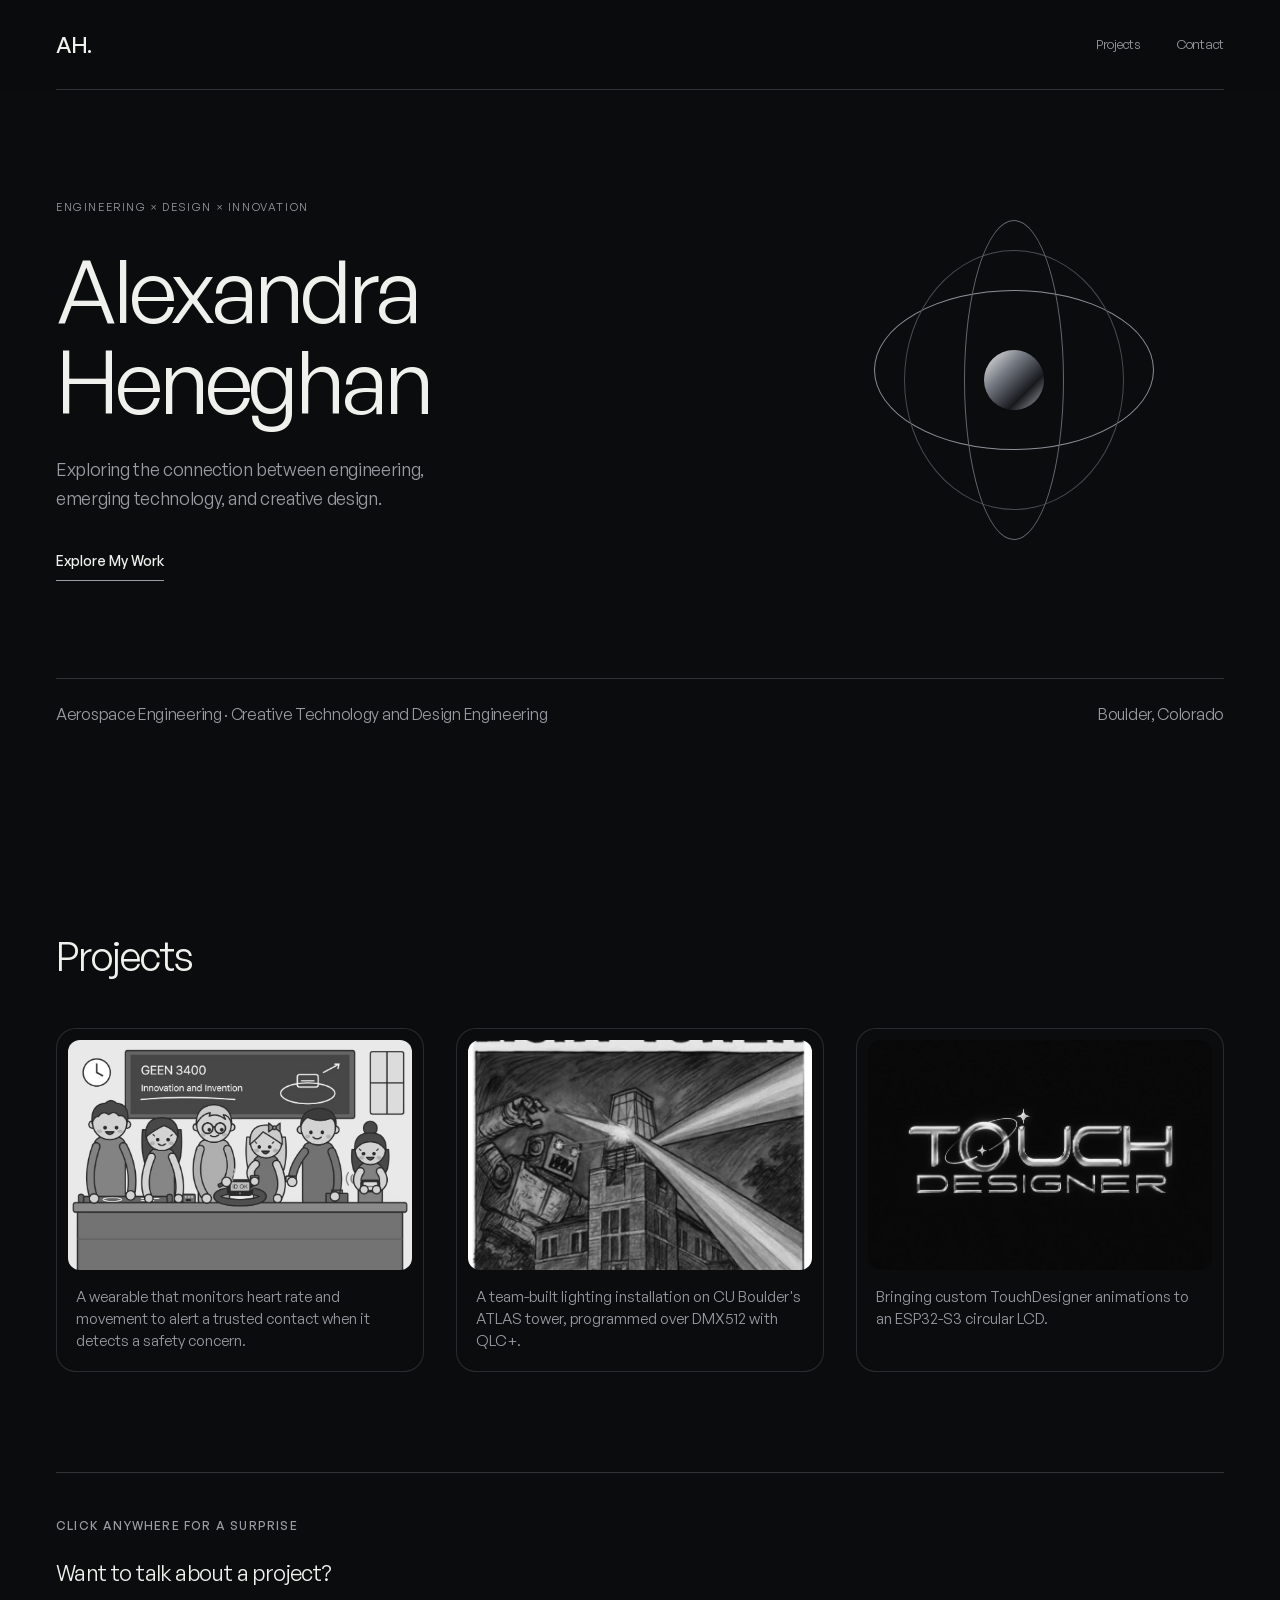
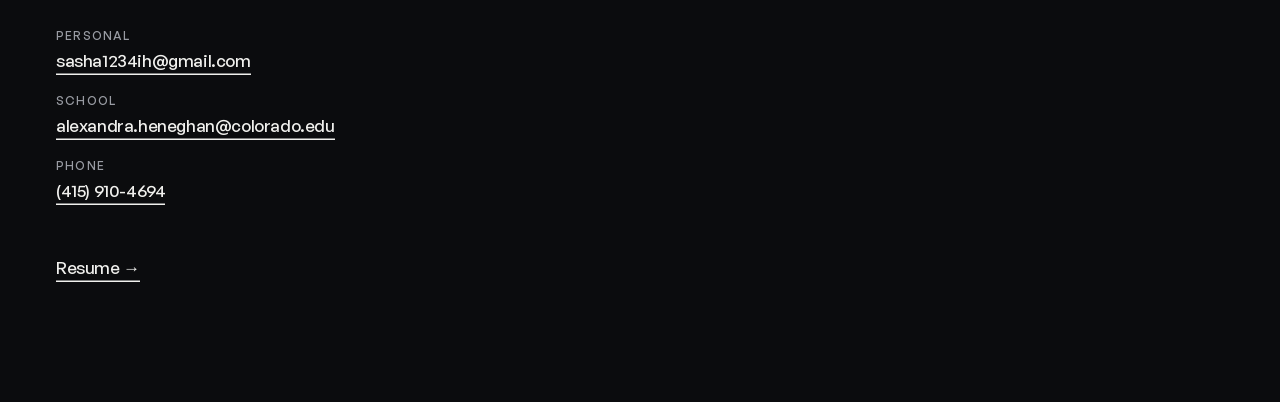
<file: index.html>
<!DOCTYPE html>
<html lang="en">
  <head>
    <meta charset="UTF-8" />
    <meta name="viewport" content="width=device-width, initial-scale=1" />
    <title>Alexandra Heneghan — Engineering &amp; Creative Technology</title>
    <meta name="description" content="Integrated Design Engineering student at CU Boulder exploring the connection between engineering, emerging technology, and creative design." />
    <link rel="canonical" href="https://sashahene.github.io/" />
    <meta property="og:type" content="website" />
    <meta property="og:site_name" content="Alexandra Heneghan" />
    <meta property="og:title" content="Alexandra Heneghan — Engineering &amp; Creative Technology" />
    <meta property="og:description" content="Integrated Design Engineering student at CU Boulder exploring the connection between engineering, emerging technology, and creative design." />
    <meta property="og:url" content="https://sashahene.github.io/" />
    <meta property="og:image" content="https://sashahene.github.io/images/og/home.jpg" />
    <meta property="og:image:width" content="1200" />
    <meta property="og:image:height" content="630" />
    <meta name="twitter:card" content="summary_large_image" />
    <link rel="stylesheet" href="styles.css" />
  </head>
  <body>
    <header class="site-header">
      <nav class="wrap site-nav" aria-label="Primary">
        <a class="logo" href="./">AH.</a>
        <div class="nav-links">
          <div class="nav-menu">
            <a class="label nav-link" href="#work" aria-haspopup="true">Projects</a>
            <ul class="nav-dropdown">
              <li>
                <a href="projects/safety-bracelet/">
                  <span class="nav-dropdown-title">Safety Bracelet</span>
                </a>
              </li>
              <li>
                <a href="projects/atlas-light-tower/">
                  <span class="nav-dropdown-title">ATLAS Light Tower</span>
                </a>
              </li>
              <li>
                <a href="projects/esp32-animated-display/">
                  <span class="nav-dropdown-title">ESP32 Animated Display</span>
                </a>
              </li>
            </ul>
          </div>
          <a class="label nav-link" href="#contact">Contact</a>
        </div>
      </nav>
    </header>
    <div class="page">
      <div class="wrap home-top">
        <header class="hero">
          <div class="hero-copy appear">
            <p class="eyebrow">ENGINEERING × DESIGN × INNOVATION</p>
            <h1 class="display">Alexandra Heneghan</h1>
            <p class="lede">
              Exploring the connection between engineering, emerging
              technology, and creative design.
            </p>
            <a class="explore" href="#work">Explore My Work</a>
          </div>
          <div class="orbit" aria-hidden="true">
            <span class="rings">
              <span class="silver"></span>
              <span class="inner"></span>
              <span class="polar"></span>
            </span>
            <span class="core"></span>
          </div>
        </header>

        <div class="hero-foot">
          <p class="label">Aerospace Engineering · Creative Technology and Design Engineering</p>
          <p class="label">Boulder, Colorado</p>
        </div>
      </div>

      <main class="wrap projects" id="work">
        <h2 class="heading">Projects</h2>
        <div class="project-grid">
          <a class="card appear" href="projects/safety-bracelet/">
            <div class="card-media has-image">
              <img
                src="images/geen-3400-team.jpg"
                alt="Illustration of the GEEN 3400 team gathered around the safety bracelet prototype."
              />
            </div>
            <div class="card-body">
              <h3>Safety Bracelet</h3>
              <p class="label">Product Innovation / Wearable Technology</p>
            </div>
            <p class="card-desc">A wearable that monitors heart rate and movement to alert a trusted contact when it detects a safety concern.</p>
          </a>
          <a class="card appear" href="projects/atlas-light-tower/">
            <div class="card-media has-image">
              <img
                src="images/atlas-light-tower-poster.jpg"
                alt="Hack the ATLAS Light Tower poster: a robot fires lasers at the ATLAS building's glass tower, splitting into a rainbow."
                style="--focus: 50% 44%"
              />
            </div>
            <div class="card-body">
              <h3>ATLAS Light Tower</h3>
              <p class="label">Interactive Design / Creative Technology</p>
            </div>
            <p class="card-desc">A team-built lighting installation on CU Boulder's ATLAS tower, programmed over DMX512 with QLC+.</p>
          </a>
          <a class="card appear" href="projects/esp32-animated-display/">
            <div class="card-media has-image">
              <img
                src="images/esp32-touchdesigner-title.jpg"
                alt="TouchDesigner title in glowing pink chrome lettering, with a ringed planet around the O."
                style="--focus: 50% 50%"
              />
            </div>
            <div class="card-body">
              <h3>ESP32 Animated Display</h3>
              <p class="label">Embedded Systems / Interactive Animation</p>
            </div>
            <p class="card-desc">Bringing custom TouchDesigner animations to an ESP32-S3 circular LCD.</p>
          </a>
        </div>
      </main>

      <section class="wrap contact" id="contact">
        <div class="contact-body appear">
          <div class="contact-details">
            <p class="contact-kicker">Click anywhere for a surprise</p>
            <h3 class="contact-title">Want to talk about a project?</h3>
            <dl class="contact-list">
              <div>
                <dt class="contact-kicker">Personal</dt>
                <dd><a class="contact-value" href="mailto:sasha1234ih@gmail.com">sasha1234ih@gmail.com</a></dd>
              </div>
              <div>
                <dt class="contact-kicker">School</dt>
                <dd><a class="contact-value" href="mailto:alexandra.heneghan@colorado.edu">alexandra.heneghan@colorado.edu</a></dd>
              </div>
              <div>
                <dt class="contact-kicker">Phone</dt>
                <dd><a class="contact-value" href="tel:+14159104694">(415) 910-4694</a></dd>
              </div>
            </dl>
            <div class="contact-links">
              <a class="contact-value" href="resume/">Resume →</a>
            </div>
          </div>
        </div>
      </section>
    </div>
    <script src="main.js"></script>
    <script src="flower.js"></script>
  </body>
</html>
</file>
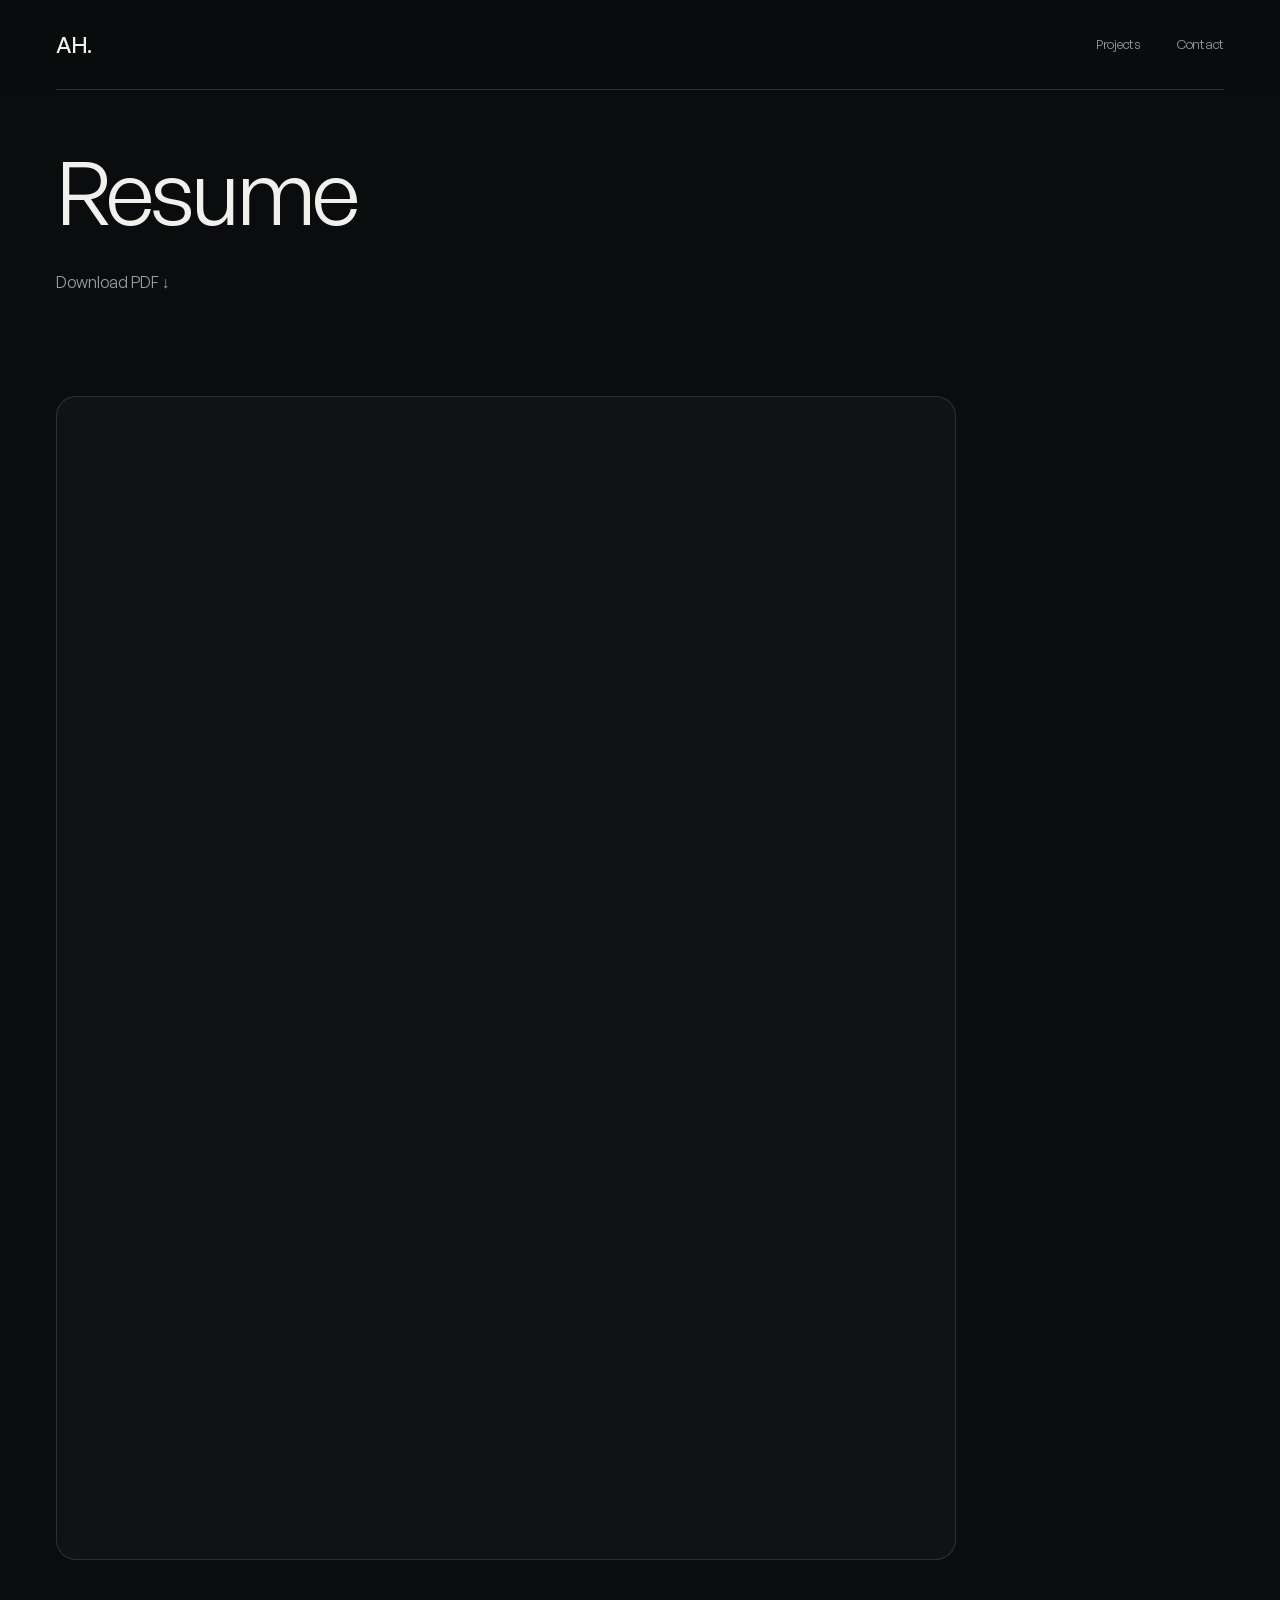
<file: resume/index.html>
<!DOCTYPE html>
<html lang="en">
  <head>
    <meta charset="UTF-8" />
    <meta name="viewport" content="width=device-width, initial-scale=1" />
    <title>Resume — Alexandra Heneghan</title>
    <meta name="description" content="Resume of Alexandra Heneghan, Integrated Design Engineering student at CU Boulder with an Aerospace emphasis and a Creative Technology and Design concentration." />
    <link rel="canonical" href="https://sashahene.github.io/resume/" />
    <meta property="og:type" content="website" />
    <meta property="og:site_name" content="Alexandra Heneghan" />
    <meta property="og:title" content="Resume — Alexandra Heneghan" />
    <meta property="og:description" content="Resume of Alexandra Heneghan, Integrated Design Engineering student at CU Boulder with an Aerospace emphasis and a Creative Technology and Design concentration." />
    <meta property="og:url" content="https://sashahene.github.io/resume/" />
    <meta property="og:image" content="https://sashahene.github.io/images/og/home.jpg" />
    <meta property="og:image:width" content="1200" />
    <meta property="og:image:height" content="630" />
    <meta name="twitter:card" content="summary_large_image" />
    <link rel="stylesheet" href="../styles.css" />
  </head>
  <body>
    <header class="site-header">
      <nav class="wrap site-nav" aria-label="Primary">
        <a class="logo" href="../">AH.</a>
        <div class="nav-links">
          <div class="nav-menu">
            <a class="label nav-link" href="../#work" aria-haspopup="true">Projects</a>
            <ul class="nav-dropdown">
              <li>
                <a href="../projects/safety-bracelet/">
                  <span class="nav-dropdown-title">Safety Bracelet</span>
                </a>
              </li>
              <li>
                <a href="../projects/atlas-light-tower/">
                  <span class="nav-dropdown-title">ATLAS Light Tower</span>
                </a>
              </li>
              <li>
                <a href="../projects/esp32-animated-display/">
                  <span class="nav-dropdown-title">ESP32 Animated Display</span>
                </a>
              </li>
            </ul>
          </div>
          <a class="label nav-link" href="../#contact">Contact</a>
        </div>
      </nav>
    </header>
    <main class="project-page">
      <div class="wrap">
        <header class="project-head appear">
          <h1 class="display">Resume</h1>
          <p class="label">
            <a class="pitch-link" href="../docs/alexandra-heneghan-resume.pdf?v=2" download>Download PDF ↓</a>
          </p>
        </header>

        <section class="block appear">
          <iframe
            class="resume-frame"
            src="../docs/alexandra-heneghan-resume.pdf?v=2#view=FitH&amp;navpanes=0"
            title="Alexandra Heneghan resume (PDF)"
          ></iframe>
        </section>
      </div>
    </main>
    <script src="../main.js"></script>
  </body>
</html>
</file>
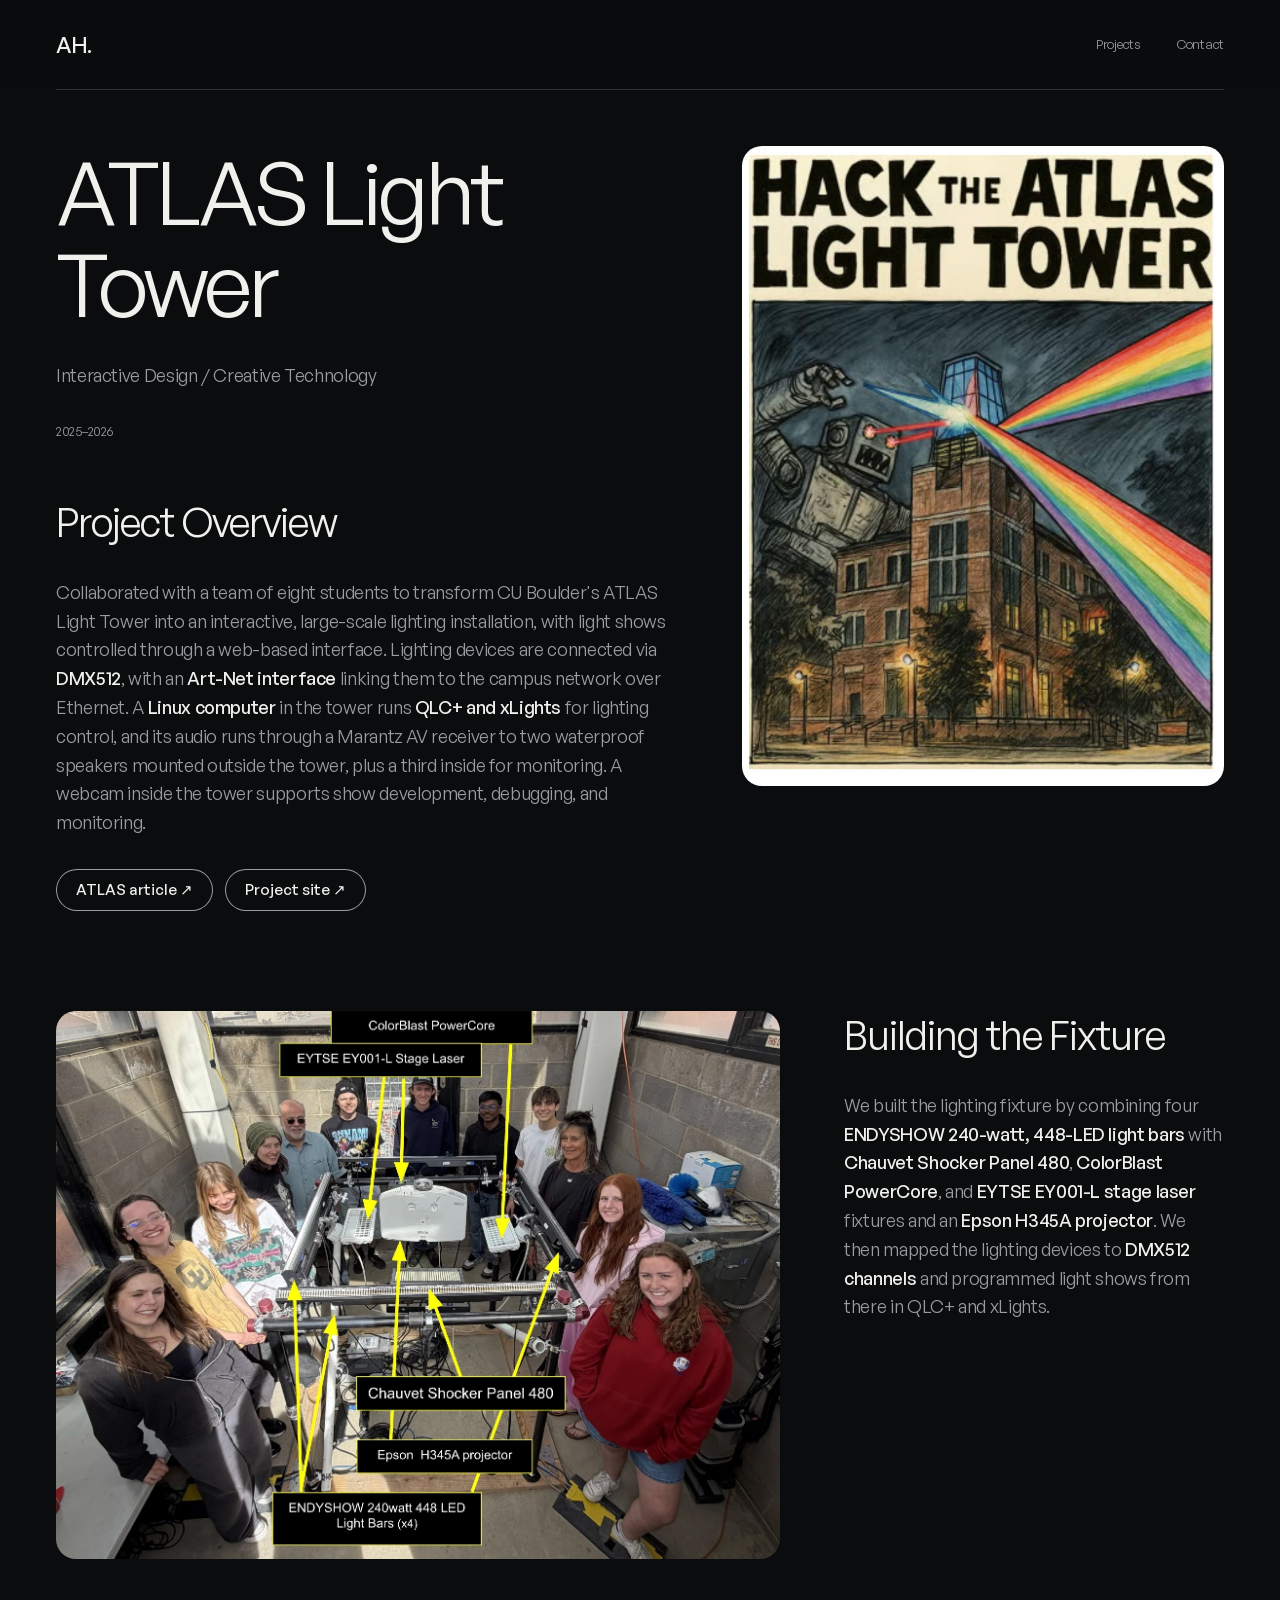
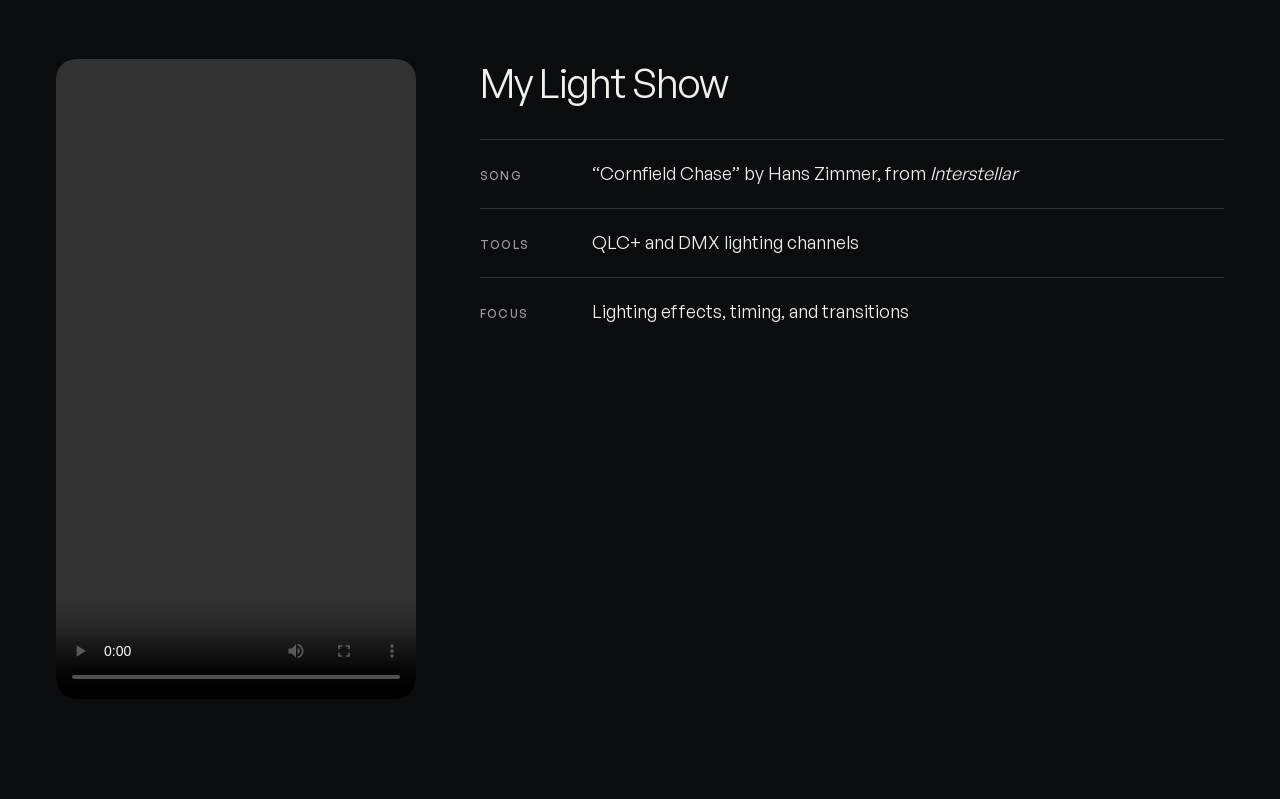
<file: projects/atlas-light-tower/index.html>
<!DOCTYPE html>
<html lang="en">
  <head>
    <meta charset="UTF-8" />
    <meta name="viewport" content="width=device-width, initial-scale=1" />
    <title>ATLAS Light Tower — Alexandra Heneghan</title>
    <meta name="description" content="Turning CU Boulder&#x27;s ATLAS Light Tower into an interactive lighting installation with DMX lighting, creative coding, and a web-based interface." />
    <link rel="canonical" href="https://sashahene.github.io/projects/atlas-light-tower/" />
    <meta property="og:type" content="website" />
    <meta property="og:site_name" content="Alexandra Heneghan" />
    <meta property="og:title" content="ATLAS Light Tower — Alexandra Heneghan" />
    <meta property="og:description" content="Turning CU Boulder&#x27;s ATLAS Light Tower into an interactive lighting installation with DMX lighting, creative coding, and a web-based interface." />
    <meta property="og:url" content="https://sashahene.github.io/projects/atlas-light-tower/" />
    <meta property="og:image" content="https://sashahene.github.io/images/og/atlas-light-tower.jpg" />
    <meta property="og:image:width" content="1200" />
    <meta property="og:image:height" content="630" />
    <meta name="twitter:card" content="summary_large_image" />
    <link rel="stylesheet" href="../../styles.css" />
  </head>
  <body>
    <header class="site-header">
      <nav class="wrap site-nav" aria-label="Primary">
        <a class="logo" href="../../">AH.</a>
        <div class="nav-links">
          <div class="nav-menu">
            <a class="label nav-link" href="../../#work" aria-haspopup="true">Projects</a>
            <ul class="nav-dropdown">
              <li>
                <a href="../safety-bracelet/">
                  <span class="nav-dropdown-title">Safety Bracelet</span>
                </a>
              </li>
              <li>
                <a href="../atlas-light-tower/">
                  <span class="nav-dropdown-title">ATLAS Light Tower</span>
                </a>
              </li>
              <li>
                <a href="../esp32-animated-display/">
                  <span class="nav-dropdown-title">ESP32 Animated Display</span>
                </a>
              </li>
            </ul>
          </div>
          <a class="label nav-link" href="../../#contact">Contact</a>
        </div>
      </nav>
    </header>
    <main class="project-page">
      <div class="wrap">
        <header class="project-head tower-head appear">
          <div class="tower-intro">
            <h1 class="display">ATLAS Light Tower</h1>
            <p class="lede">Interactive Design / Creative Technology</p>
            <div class="meta is-stacked">
              <p class="label">2025–2026</p>
            </div>
            <div class="block tower-overview">
              <h2 class="heading">Project Overview</h2>
              <p class="lede">
                Collaborated with a team of eight students to transform CU
                Boulder's ATLAS Light Tower into an interactive, large-scale
                lighting installation, with light shows controlled through a
                web-based interface. Lighting devices are connected via
                <strong>DMX512</strong>, with an <strong>Art-Net
                interface</strong> linking them to the campus network over
                Ethernet. A <strong>Linux computer</strong> in the tower runs
                <strong>QLC+ and xLights</strong> for lighting control, and its
                audio runs through a Marantz AV receiver to two waterproof
                speakers mounted outside the tower, plus a third inside for
                monitoring. A webcam inside the tower supports show development,
                debugging, and monitoring.
              </p>
              <div class="tower-links">
                <a class="button-link" href="https://www.colorado.edu/atlas/atlas-light-tower-gets-makeover" target="_blank" rel="noopener">ATLAS article ↗</a>
                <a class="button-link" href="https://sites.google.com/view/atlaslighttower" target="_blank" rel="noopener">Project site ↗</a>
              </div>
            </div>
          </div>
          <a
            class="render render-link"
            href="https://www.colorado.edu/atlas/atlas-light-tower-gets-makeover"
            target="_blank"
            rel="noopener"
          >
            <img
              src="../../images/atlas-light-tower-poster.jpg"
              alt="Hand-drawn poster titled Hack the ATLAS Light Tower: a giant robot fires lasers at the glass tower on top of the ATLAS building, which splits the beam into a rainbow across the night sky. Opens the ATLAS article about the project."
            />
          </a>
        </header>

        <section class="tower-show appear">
          <img
            class="tower-photo"
            src="../../images/atlas-light-tower-fixture.jpg"
            alt="The team standing around the lighting fixture inside the tower, with labels for its parts: ColorBlast PowerCore, EYTSE EY001-L Stage Laser, Chauvet Shocker Panel 480, Epson H345A projector, and four ENDYSHOW 240 watt 448 LED light bars."
          />
          <div class="block tower-details">
            <h2 class="heading">Building the Fixture</h2>
            <p class="lede">
              We built the lighting fixture by combining four
              <strong>ENDYSHOW 240-watt, 448-LED light bars</strong> with
              <strong>Chauvet Shocker Panel 480</strong>,
              <strong>ColorBlast PowerCore</strong>, and
              <strong>EYTSE EY001-L stage laser</strong> fixtures and an
              <strong>Epson H345A projector</strong>. We then mapped the
              lighting devices to <strong>DMX512 channels</strong> and
              programmed light shows from there in QLC+ and xLights.
            </p>
          </div>
        </section>

        <section class="tower-show appear">
          <video
            class="tower-video"
            src="../../videos/atlas-light-tower.mp4?v=2#t=0.1"
            controls
            playsinline
            preload="metadata"
          ></video>
          <div class="block tower-details">
            <h2 class="heading">My Light Show</h2>
            <dl class="tower-facts">
              <div>
                <dt class="contact-kicker">Song</dt>
                <dd>“Cornfield Chase” by Hans Zimmer, from <em>Interstellar</em></dd>
              </div>
              <div>
                <dt class="contact-kicker">Tools</dt>
                <dd>QLC+ and DMX lighting channels</dd>
              </div>
              <div>
                <dt class="contact-kicker">Focus</dt>
                <dd>Lighting effects, timing, and transitions</dd>
              </div>
            </dl>
          </div>
        </section>
      </div>
    </main>
    <script src="../../main.js"></script>
  </body>
</html>
</file>
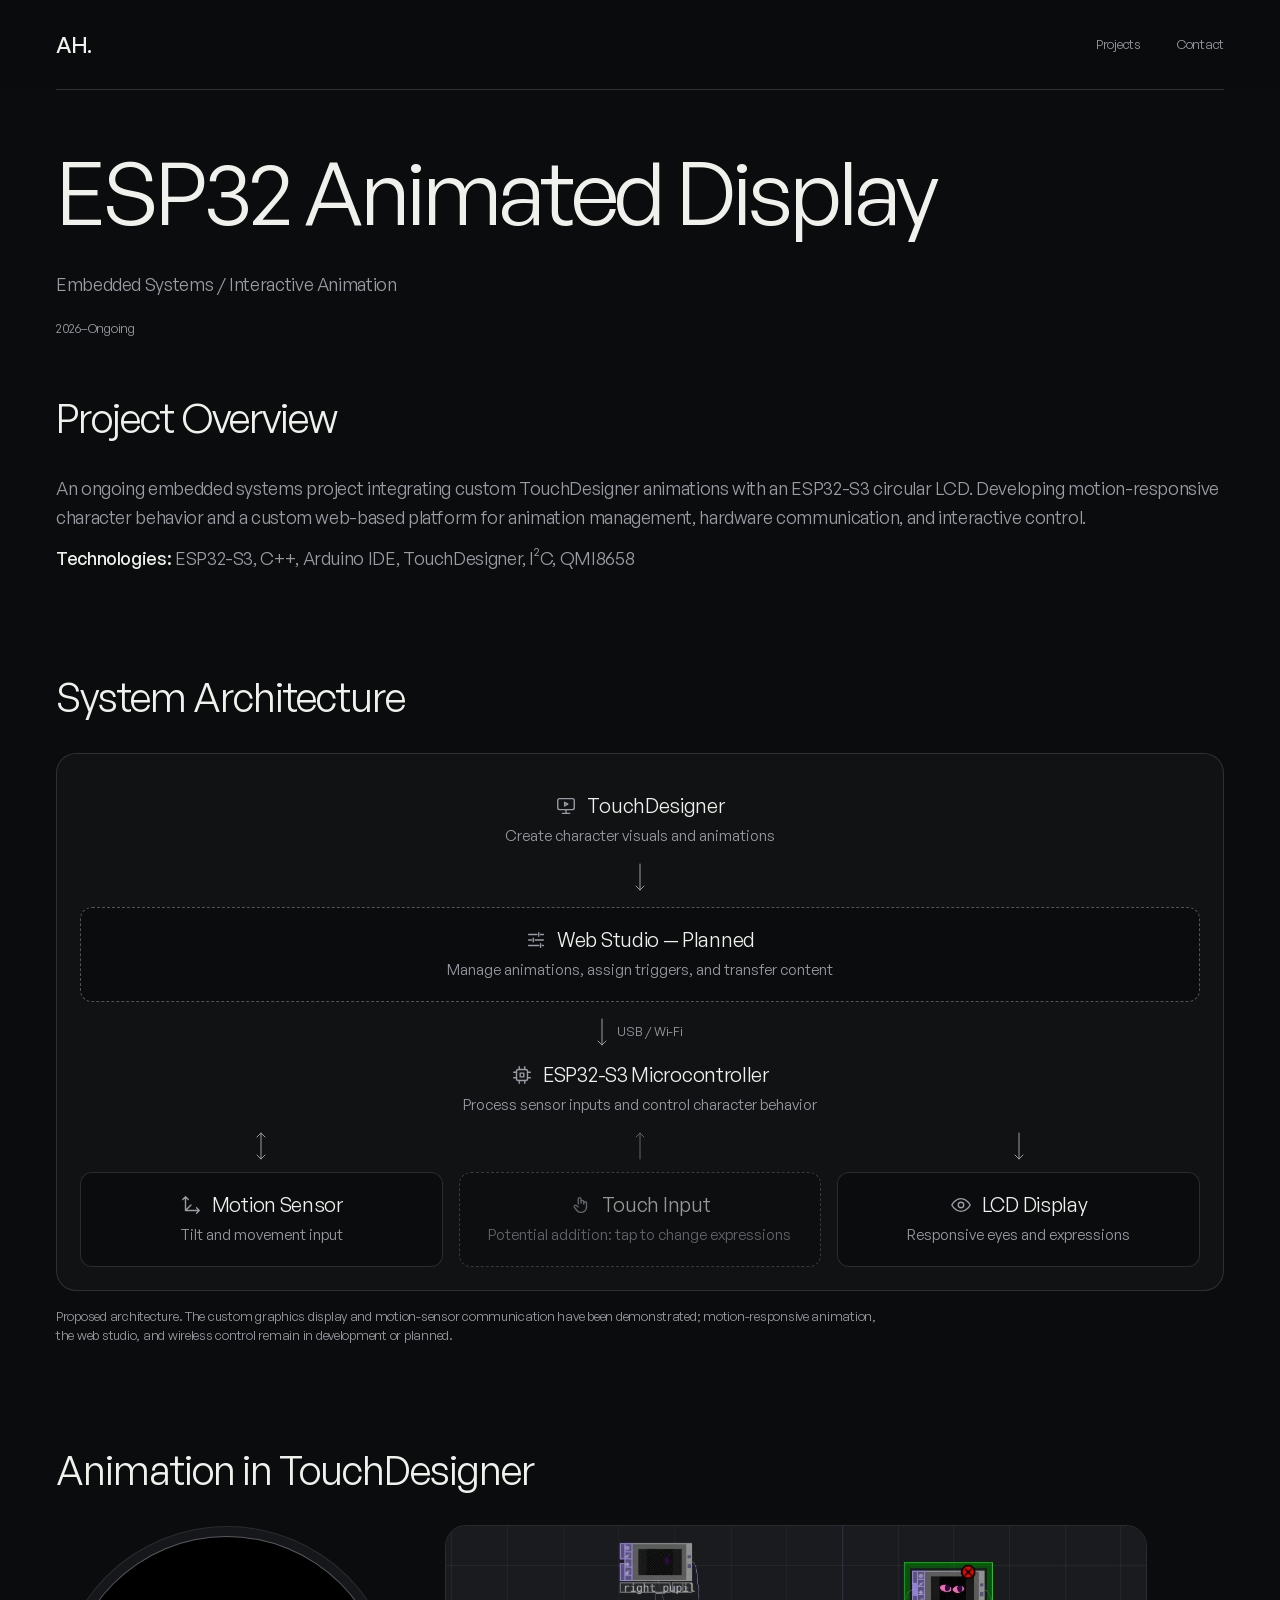
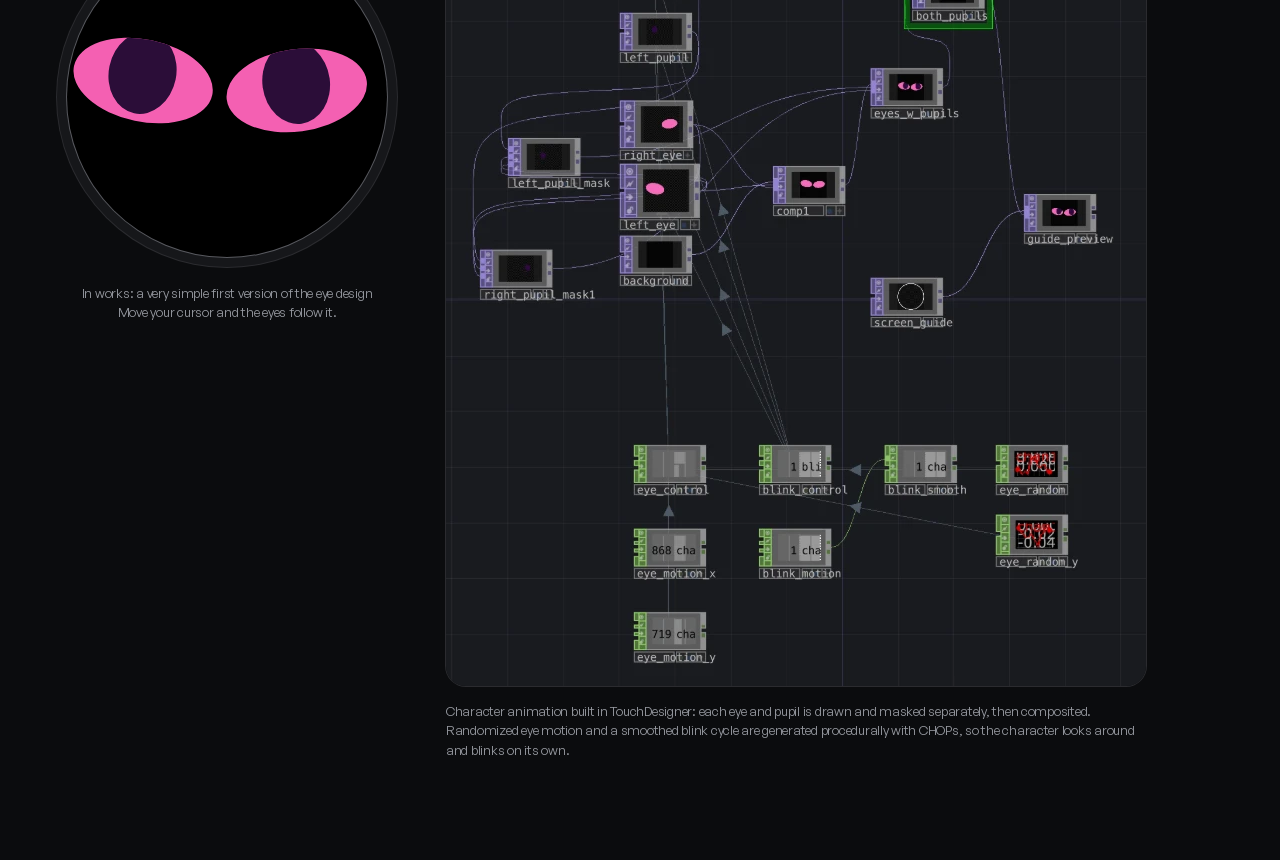
<file: projects/esp32-animated-display/index.html>
<!DOCTYPE html>
<html lang="en">
  <head>
    <meta charset="UTF-8" />
    <meta name="viewport" content="width=device-width, initial-scale=1" />
    <title>ESP32 Animated Display — Alexandra Heneghan</title>
    <meta name="description" content="Custom TouchDesigner animations on an ESP32-S3 circular LCD, with motion-responsive character behavior. Built with C++, Arduino, and I²C." />
    <link rel="canonical" href="https://sashahene.github.io/projects/esp32-animated-display/" />
    <meta property="og:type" content="website" />
    <meta property="og:site_name" content="Alexandra Heneghan" />
    <meta property="og:title" content="ESP32 Animated Display — Alexandra Heneghan" />
    <meta property="og:description" content="Custom TouchDesigner animations on an ESP32-S3 circular LCD, with motion-responsive character behavior. Built with C++, Arduino, and I²C." />
    <meta property="og:url" content="https://sashahene.github.io/projects/esp32-animated-display/" />
    <meta property="og:image" content="https://sashahene.github.io/images/og/esp32-animated-display.jpg" />
    <meta property="og:image:width" content="1200" />
    <meta property="og:image:height" content="630" />
    <meta name="twitter:card" content="summary_large_image" />
    <link rel="stylesheet" href="../../styles.css" />
  </head>
  <body>
    <header class="site-header">
      <nav class="wrap site-nav" aria-label="Primary">
        <a class="logo" href="../../">AH.</a>
        <div class="nav-links">
          <div class="nav-menu">
            <a class="label nav-link" href="../../#work" aria-haspopup="true">Projects</a>
            <ul class="nav-dropdown">
              <li>
                <a href="../safety-bracelet/">
                  <span class="nav-dropdown-title">Safety Bracelet</span>
                </a>
              </li>
              <li>
                <a href="../atlas-light-tower/">
                  <span class="nav-dropdown-title">ATLAS Light Tower</span>
                </a>
              </li>
              <li>
                <a href="../esp32-animated-display/">
                  <span class="nav-dropdown-title">ESP32 Animated Display</span>
                </a>
              </li>
            </ul>
          </div>
          <a class="label nav-link" href="../../#contact">Contact</a>
        </div>
      </nav>
    </header>
    <main class="project-page">
      <div class="wrap">
        <header class="project-head appear">
          <h1 class="display">ESP32 Animated Display</h1>
          <p class="lede">Embedded Systems / Interactive Animation</p>
          <div class="meta is-stacked">
            <p class="label">2026–Ongoing</p>
          </div>
          <div class="block">
            <h2 class="heading">Project Overview</h2>
            <div class="text-stack">
              <p class="lede">
                An ongoing embedded systems project integrating custom
                TouchDesigner animations with an ESP32-S3 circular LCD.
                Developing motion-responsive character behavior and a custom
                web-based platform for animation management, hardware
                communication, and interactive control.
              </p>
              <p class="lede">
                <strong>Technologies:</strong> ESP32-S3, C++, Arduino IDE,
                TouchDesigner, I²C, QMI8658
              </p>
            </div>
          </div>
        </header>

        <section class="block appear">
          <h2 class="heading">System Architecture</h2>
          <figure class="arch">
            <div class="arch-panel">
              <div class="arch-node">
                <p class="arch-title"><svg class="arch-icon" viewBox="0 0 24 24" aria-hidden="true"><rect x="3" y="4" width="18" height="12" rx="2" /><path d="M10.5 8v4l3.5-2zM8 20h8M12 16v4" /></svg>TouchDesigner</p>
                <p class="arch-desc">Create character visuals and animations</p>
              </div>
              <div class="arch-link"><svg class="arch-arrow" viewBox="0 0 10 28" aria-hidden="true"><path d="M5 1v26M1 23l4 4 4-4" /></svg></div>
              <div class="arch-node arch-box is-planned">
                <p class="arch-title"><svg class="arch-icon" viewBox="0 0 24 24" aria-hidden="true"><path d="M4 6h9M17 6h3M4 12h3M11 12h9M4 18h11M19 18h1M15 4v4M9 10v4M17 16v4" /></svg>Web Studio — Planned</p>
                <p class="arch-desc">Manage animations, assign triggers, and transfer content</p>
              </div>
              <div class="arch-link"><svg class="arch-arrow" viewBox="0 0 10 28" aria-hidden="true"><path d="M5 1v26M1 23l4 4 4-4" /></svg><span class="label">USB / Wi-Fi</span></div>
              <div class="arch-node">
                <p class="arch-title"><svg class="arch-icon" viewBox="0 0 24 24" aria-hidden="true"><rect x="6" y="6" width="12" height="12" rx="2" /><rect x="10" y="10" width="4" height="4" /><path d="M9 3v3M15 3v3M9 18v3M15 18v3M3 9h3M3 15h3M18 9h3M18 15h3" /></svg>ESP32-S3 Microcontroller</p>
                <p class="arch-desc">Process sensor inputs and control character behavior</p>
              </div>
              <div class="arch-pair">
                <div class="arch-branch">
                  <div class="arch-link"><svg class="arch-arrow" viewBox="0 0 10 28" aria-hidden="true"><path d="M5 1v26M1 5l4-4 4 4M1 23l4 4 4-4" /></svg></div>
                  <div class="arch-node arch-box">
                <p class="arch-title"><svg class="arch-icon" viewBox="0 0 24 24" aria-hidden="true"><path d="M6 3v15h15M3 6l3-3 3 3M18 15l3 3-3 3M6 18l6-6" /></svg>Motion Sensor</p>
                <p class="arch-desc">Tilt and movement input</p>
              </div>
                </div>
                <div class="arch-branch is-potential">
                  <div class="arch-link"><svg class="arch-arrow" viewBox="0 0 10 28" aria-hidden="true"><path d="M5 27V1M1 5l4-4 4 4" /></svg></div>
                  <div class="arch-node arch-box is-planned">
                    <p class="arch-title"><svg class="arch-icon" viewBox="0 0 24 24" aria-hidden="true"><path d="M9 11V5.5a1.5 1.5 0 0 1 3 0V10m0-1.5a1.5 1.5 0 0 1 3 0V11m0-1a1.5 1.5 0 0 1 3 0v4.5A5.5 5.5 0 0 1 12.5 20h-1a5 5 0 0 1-4-2l-2.8-3.7a1.4 1.4 0 0 1 2.2-1.7L9 14" /></svg>Touch Input</p>
                    <p class="arch-desc">Potential addition: tap to change expressions</p>
                  </div>
                </div>
                <div class="arch-branch">
                  <div class="arch-link"><svg class="arch-arrow" viewBox="0 0 10 28" aria-hidden="true"><path d="M5 1v26M1 23l4 4 4-4" /></svg></div>
                  <div class="arch-node arch-box">
                <p class="arch-title"><svg class="arch-icon" viewBox="0 0 24 24" aria-hidden="true"><path d="M2 12s3.6-7 10-7 10 7 10 7-3.6 7-10 7S2 12 2 12z" /><circle cx="12" cy="12" r="3" /></svg>LCD Display</p>
                <p class="arch-desc">Responsive eyes and expressions</p>
              </div>
                </div>
              </div>
            </div>
            <figcaption class="label">
              Proposed architecture. The custom graphics display and
              motion-sensor communication have been demonstrated;
              motion-responsive animation, the web studio, and wireless
              control remain in development or planned.
            </figcaption>
          </figure>
        </section>

        <section class="block appear">
          <h2 class="heading">Animation in TouchDesigner</h2>
          <div class="td-media">
            <figure class="eyes-preview">
              <div class="round-screen" data-eyes>
                <video
                  src="../../videos/esp32-eyes.mp4"
                  autoplay
                  muted
                  loop
                  playsinline
                  aria-label="The finished eye animation: two pink eyes that look around and blink."
                ></video>
              </div>
              <figcaption class="label">
                In works: a very simple first version of the eye design<br />
                Move your cursor and the eyes follow it.
              </figcaption>
            </figure>
            <figure class="network-shot">
              <img
                src="../../images/esp32-touchdesigner-network.png"
                alt="TouchDesigner node network: separate eye, pupil and mask nodes composited into a pair of pink eyes, driven by CHOP nodes for eye motion and blinking."
              />
              <figcaption class="label">
                Character animation built in TouchDesigner: each eye and pupil
                is drawn and masked separately, then composited. Randomized eye
                motion and a smoothed blink cycle are generated procedurally
                with CHOPs, so the character looks around and blinks on its own.
              </figcaption>
            </figure>
          </div>
        </section>
      </div>
    </main>
    <script src="../../main.js"></script>
    <script src="../../eyes.js"></script>
  </body>
</html>
</file>
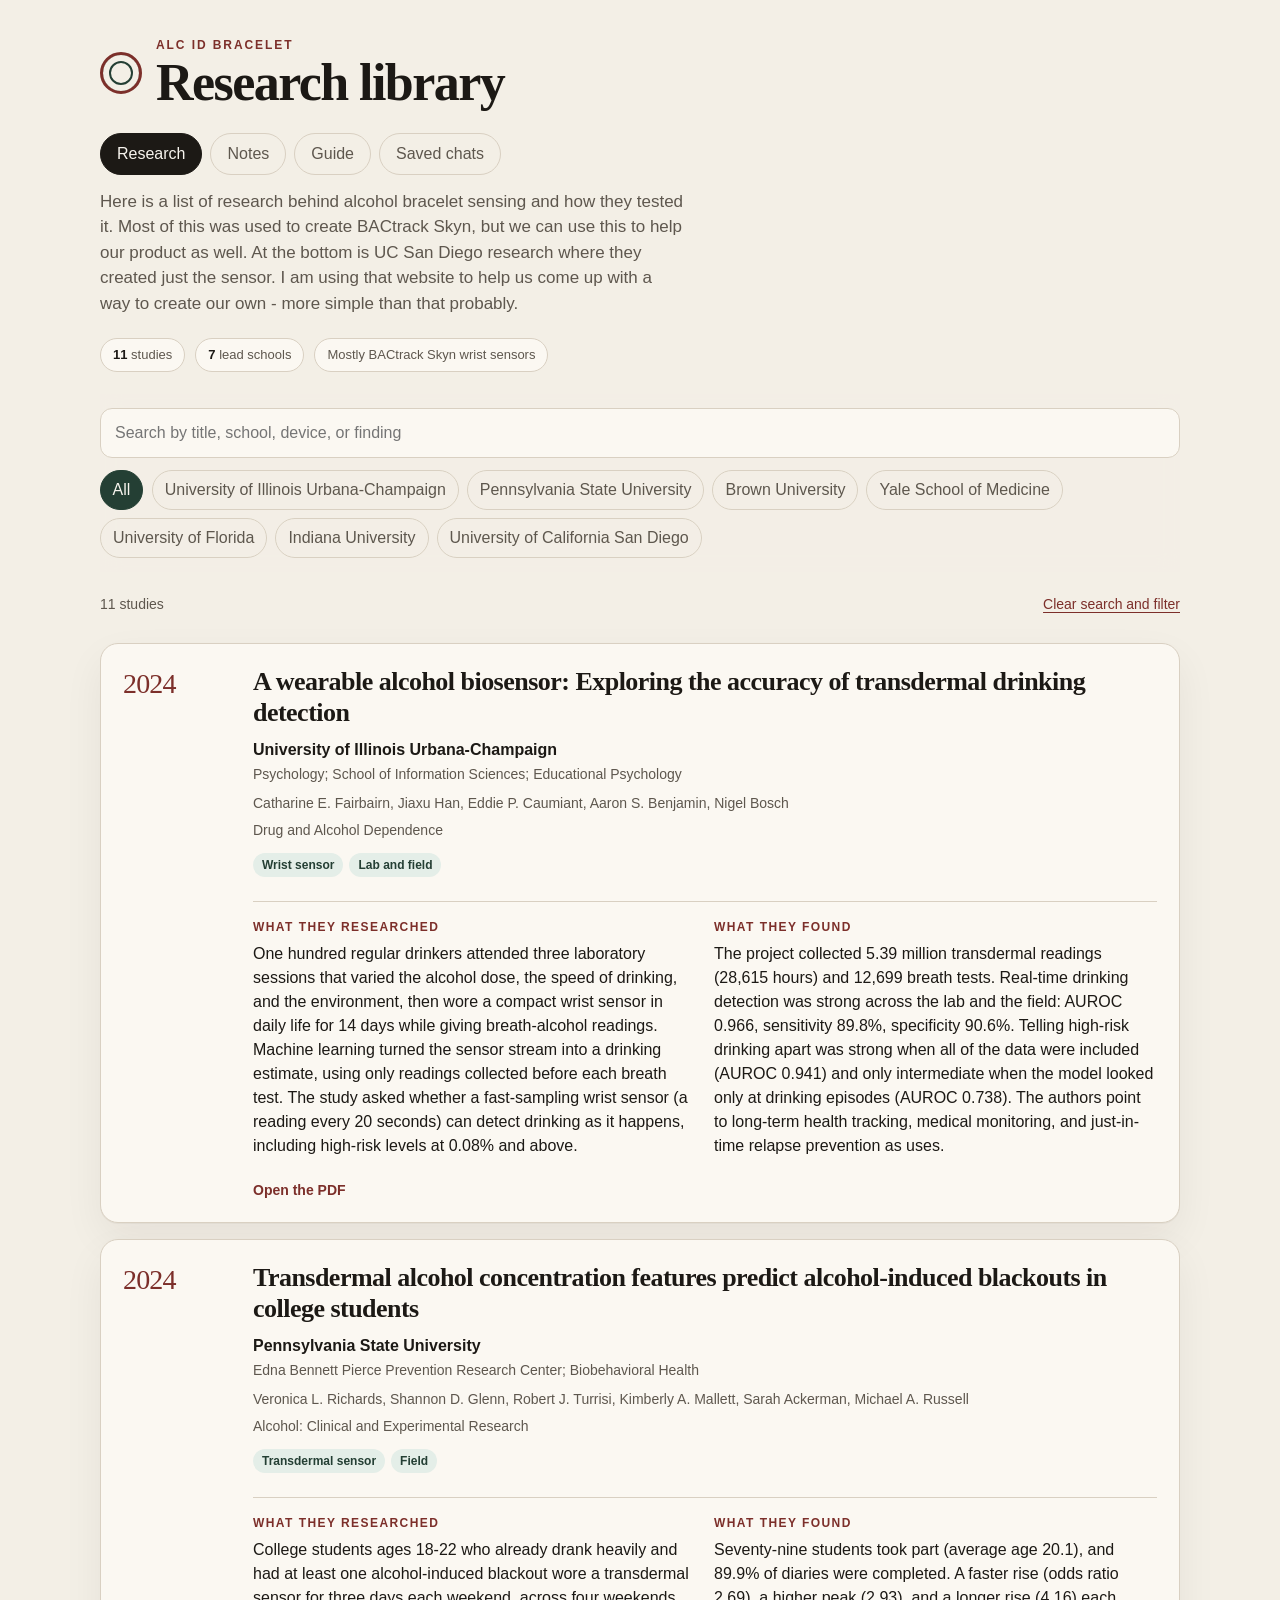
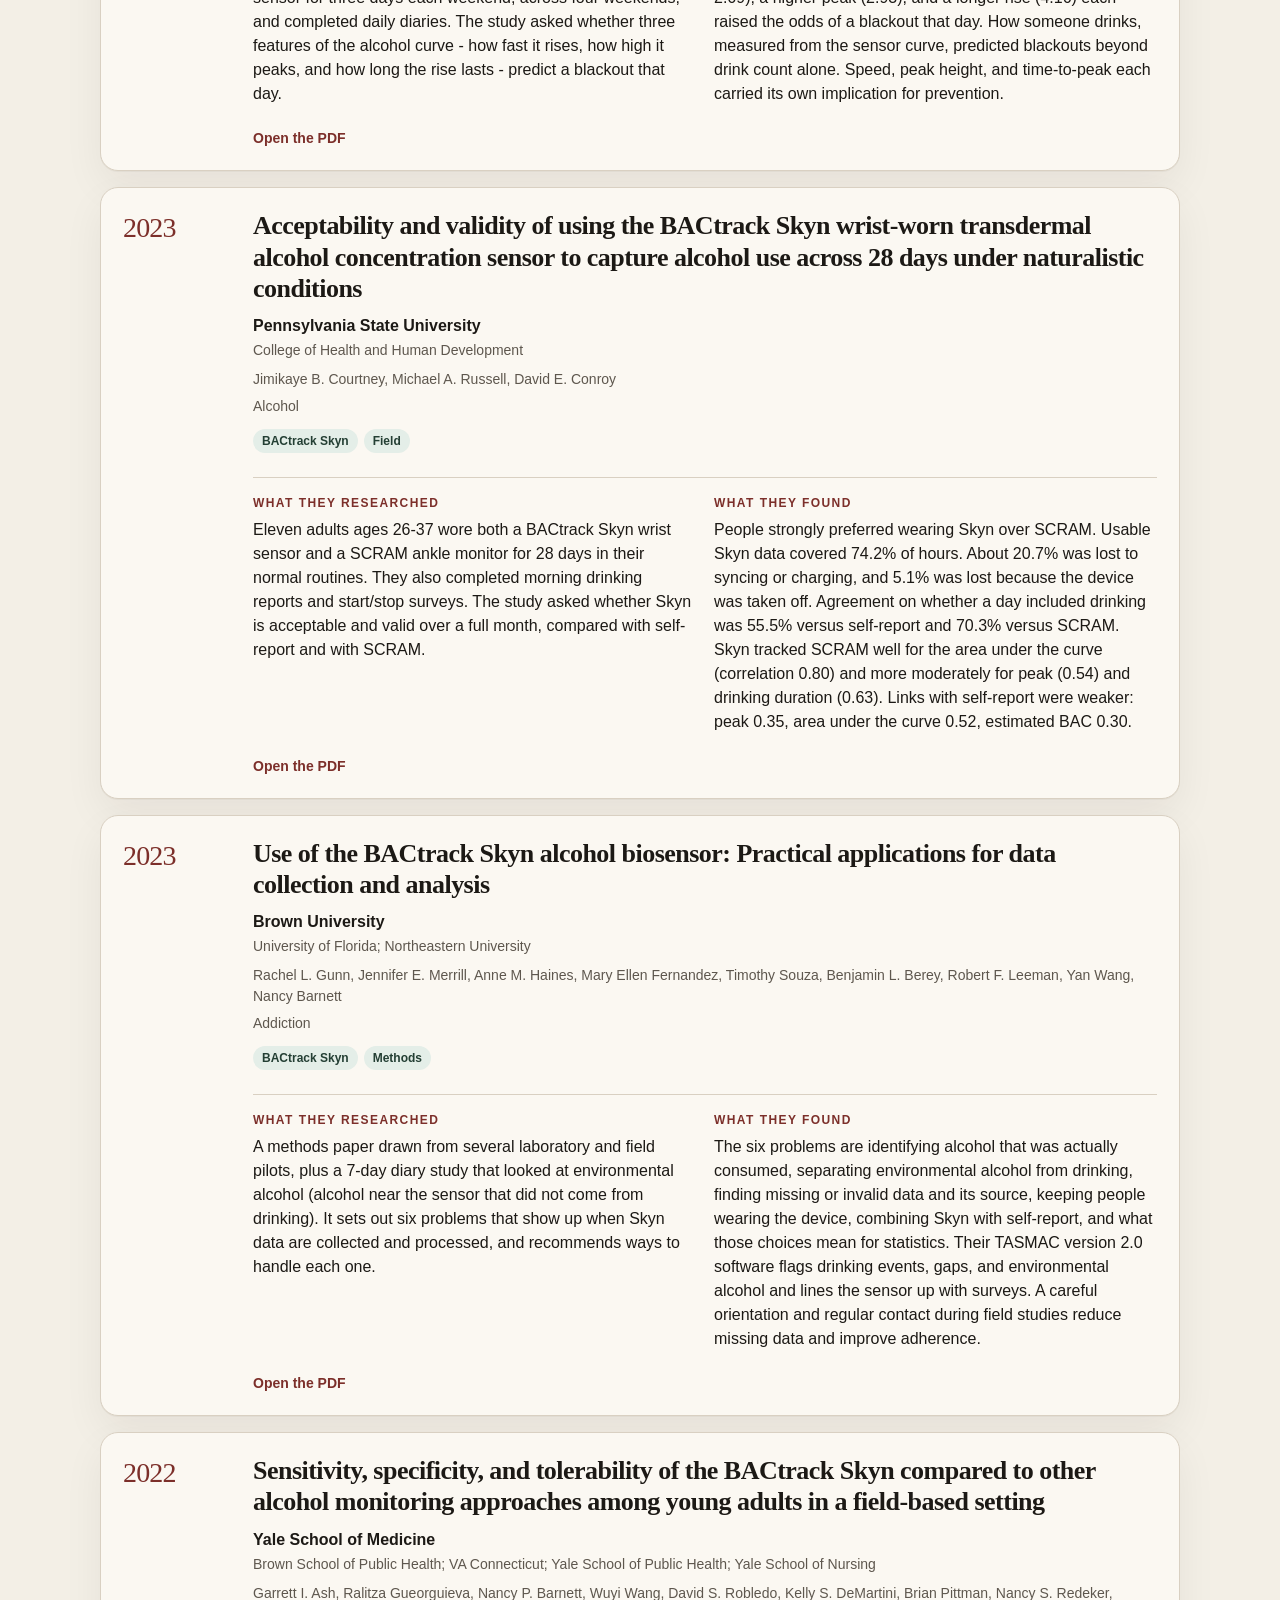
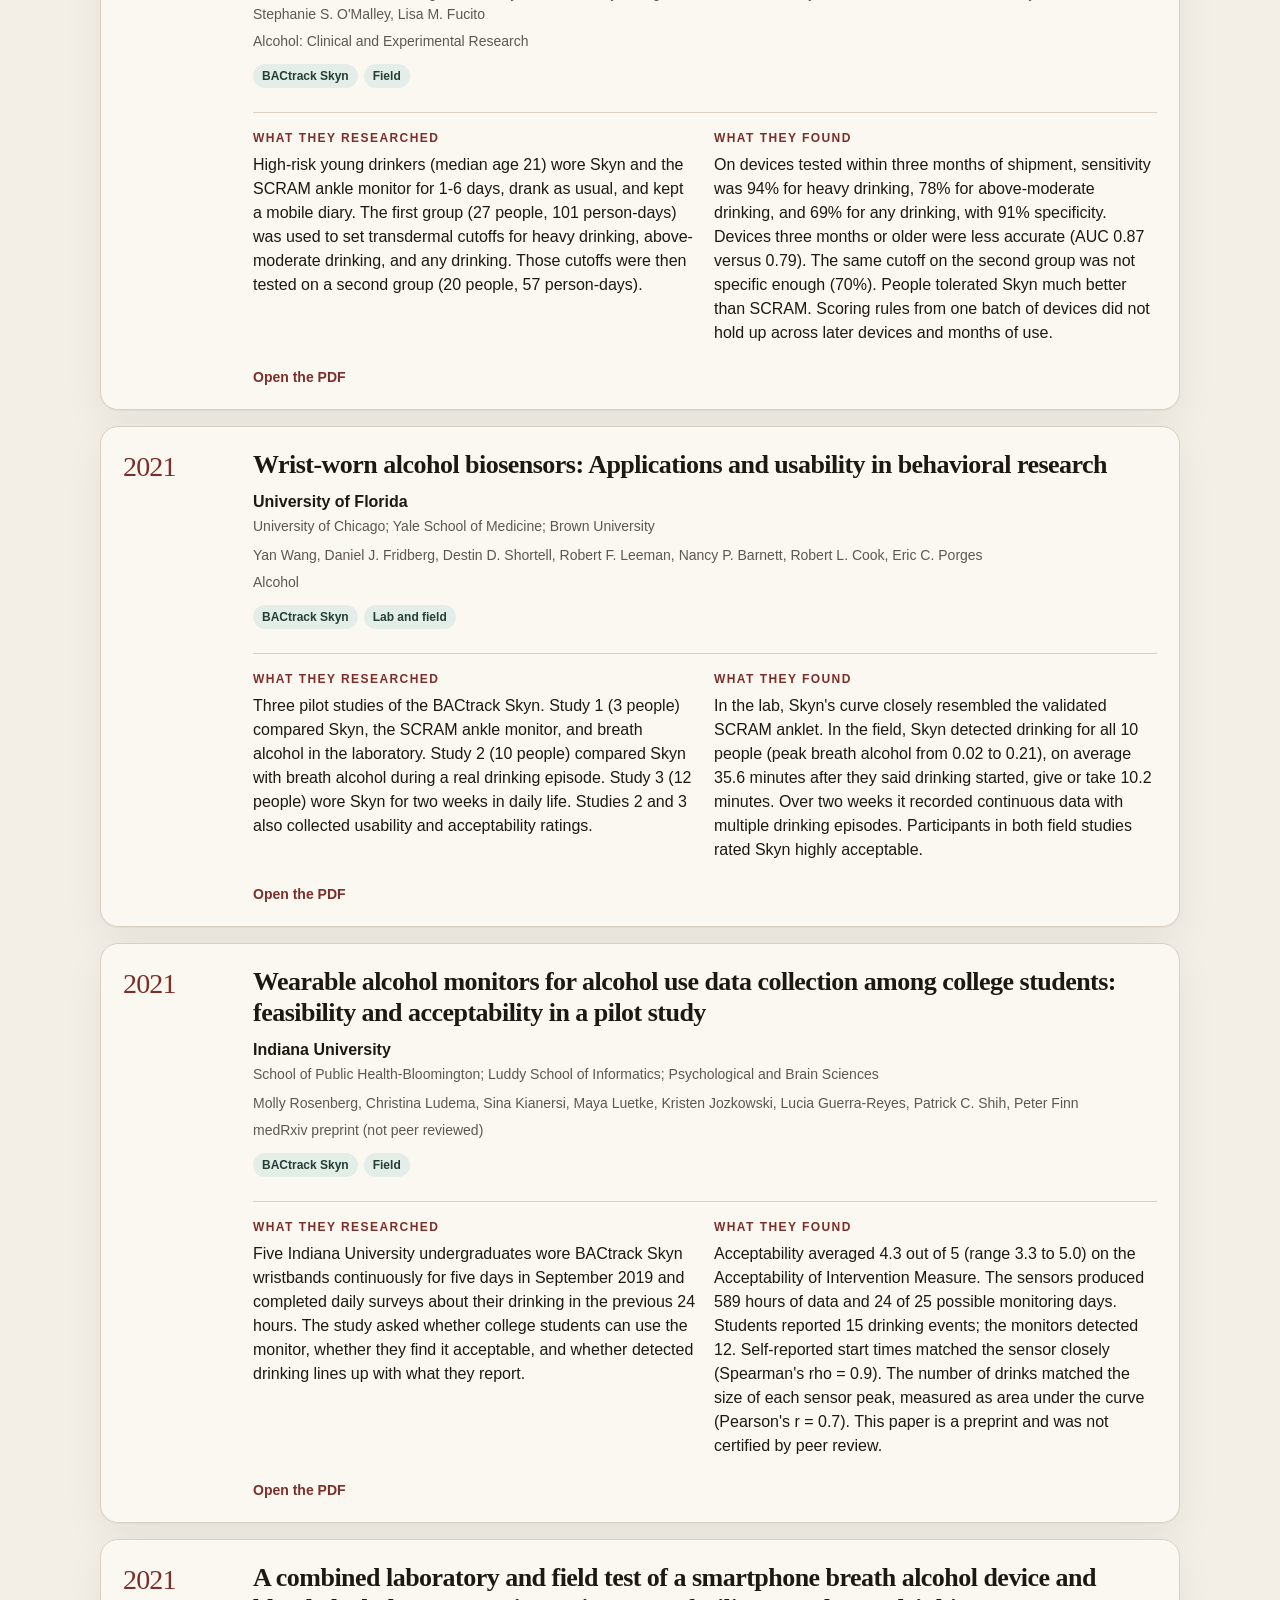
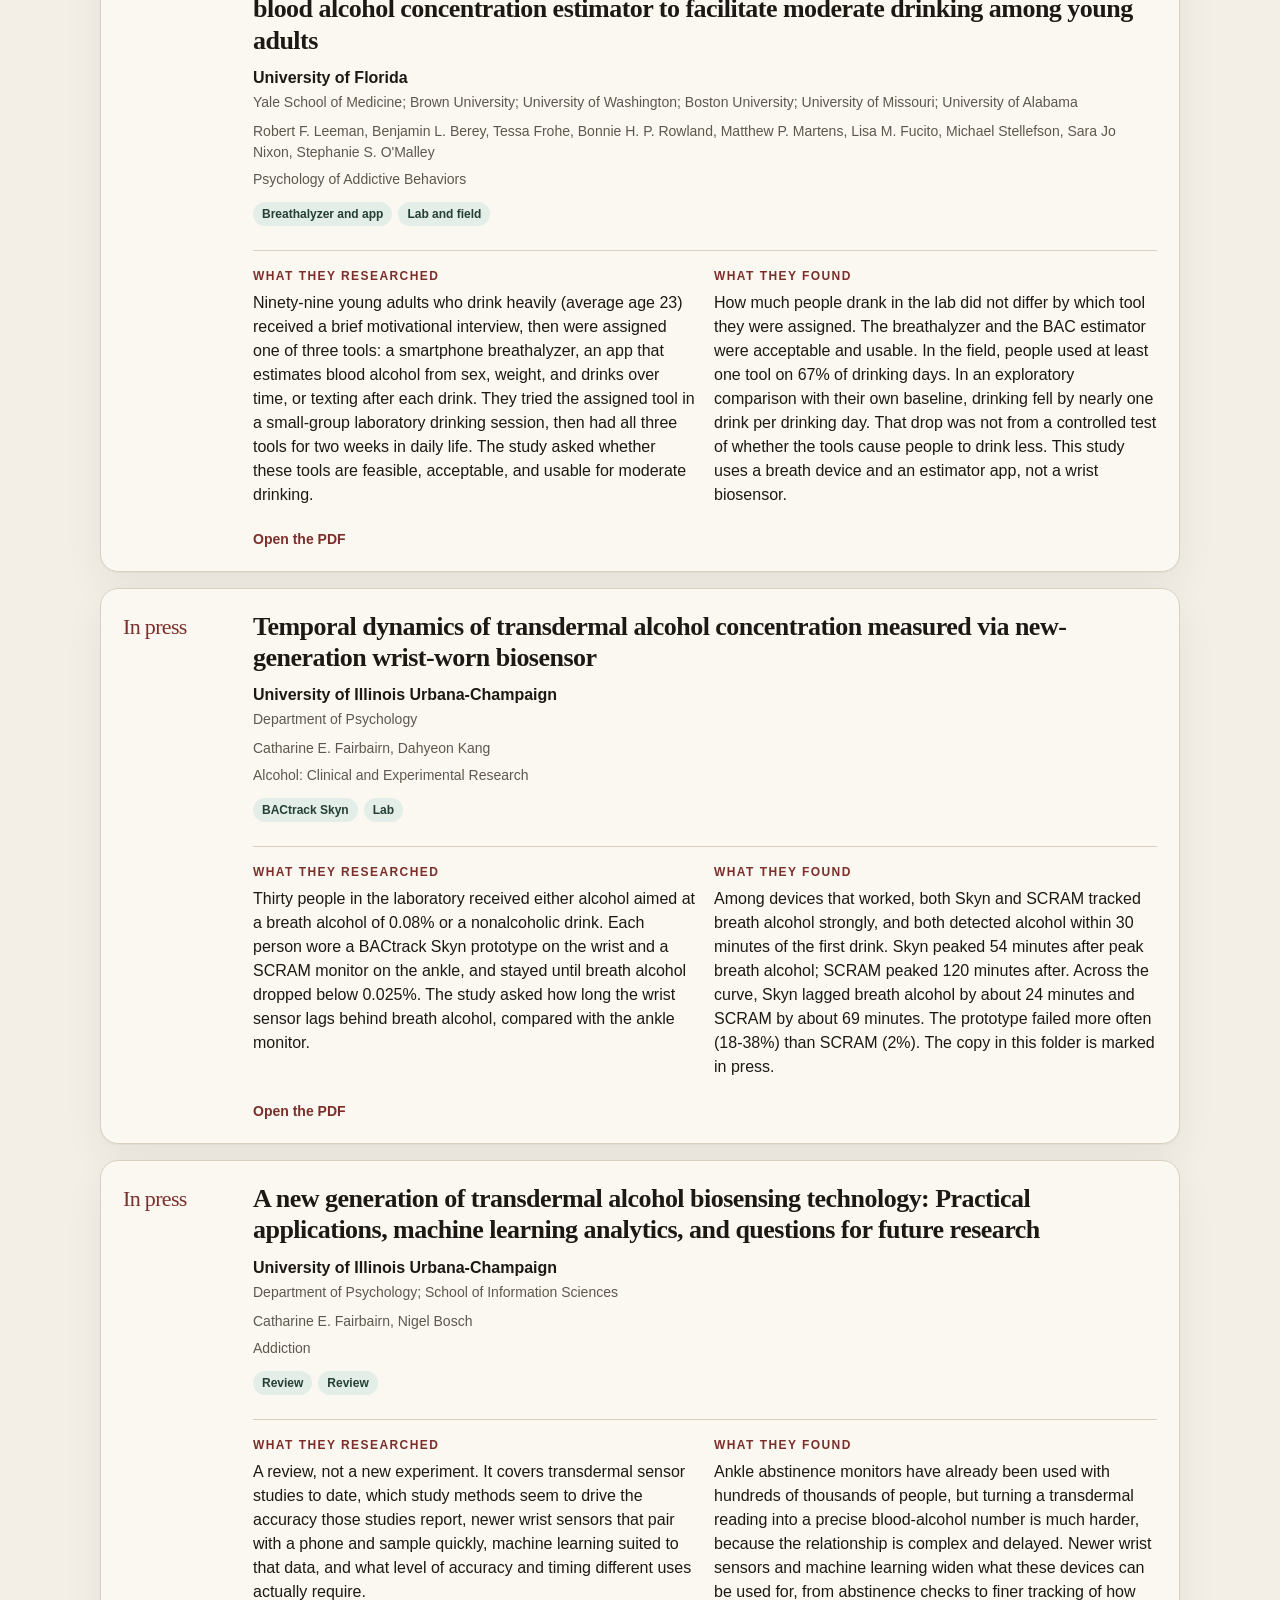
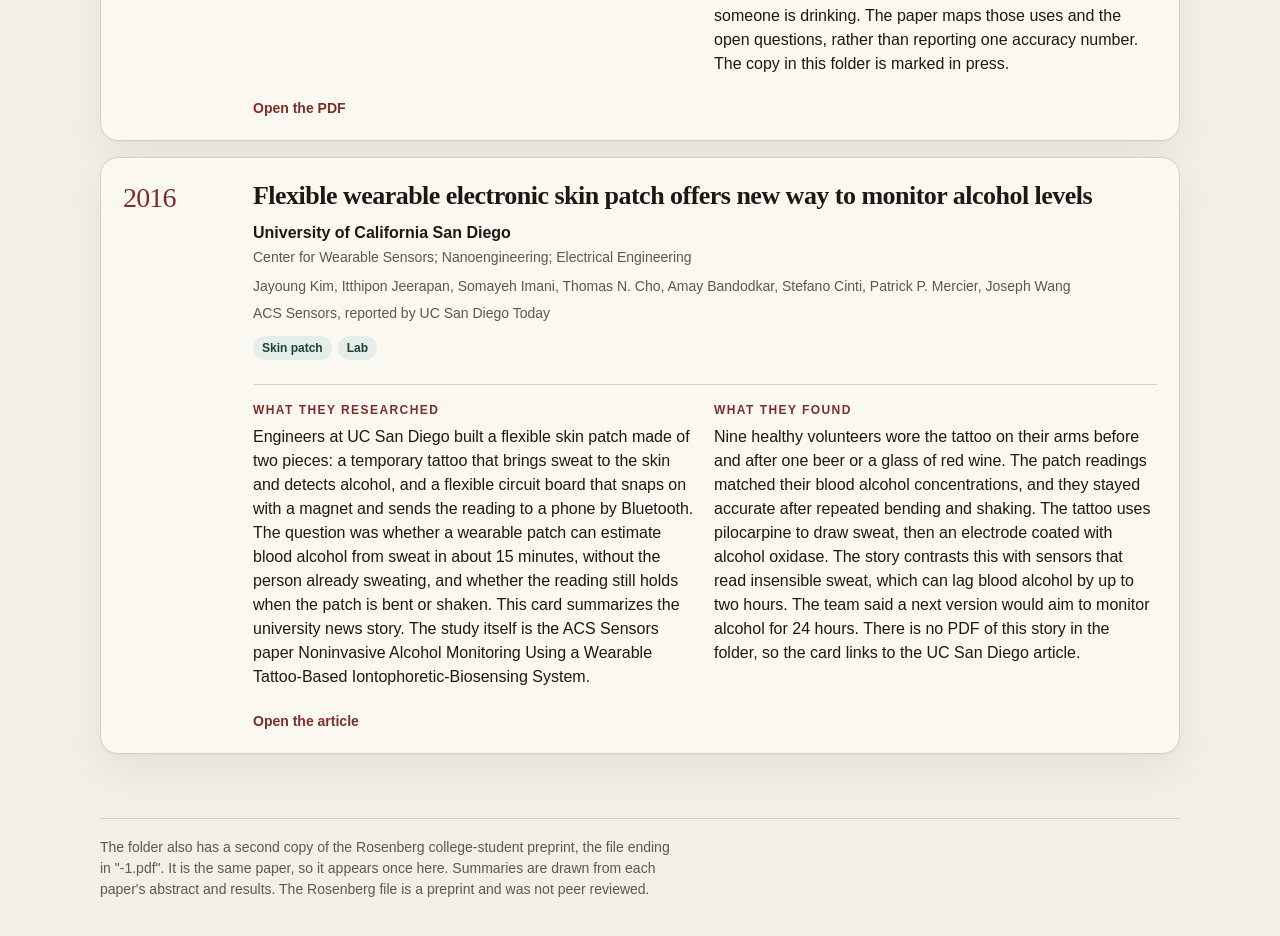
<file: research/library/index.html>
<!DOCTYPE html>
<html lang="en">
<head>
  <meta charset="utf-8">
  <meta name="viewport" content="width=device-width, initial-scale=1">
  <title>ALC ID Research Library</title>
  <link rel="stylesheet" href="styles.css">
</head>
<body>
  <div class="wrap">
    <header>
      <div class="mark">
        <div class="ring" aria-hidden="true"></div>
        <div>
          <p class="eyebrow">ALC ID bracelet</p>
          <h1 id="page-title">Research library</h1>
        </div>
      </div>
      <div class="tabs" role="tablist" aria-label="Sections">
        <button type="button" id="tab-research" role="tab" aria-selected="true" aria-controls="panel-research">Research</button>
        <button type="button" id="tab-notes" role="tab" aria-selected="false" aria-controls="panel-notes" tabindex="-1">Notes</button>
        <button type="button" id="tab-guide" role="tab" aria-selected="false" aria-controls="panel-guide" tabindex="-1">Guide</button>
        <button type="button" id="tab-chats" role="tab" aria-selected="false" aria-controls="panel-chats" tabindex="-1">Saved chats</button>
      </div>
    </header>

    <div id="panel-research" role="tabpanel" aria-labelledby="tab-research">
      <p class="lede">Here is a list of research behind alcohol bracelet sensing and how they tested it. Most of this was used to create BACtrack Skyn, but we can use this to help our product as well. At the bottom is UC San Diego research where they created just the sensor. I am using that website to help us come up with a way to create our own - more simple than that probably.</p>
      <ul class="stats">
        <li><strong id="stat-studies">11</strong> studies</li>
        <li><strong id="stat-schools">7</strong> lead schools</li>
        <li>Mostly BACtrack Skyn wrist sensors</li>
      </ul>

    <div class="controls">
      <label class="sr-only" for="search">Search studies</label>
      <input id="search" class="search" type="search" placeholder="Search by title, school, device, or finding" autocomplete="off">
      <ul class="filters" id="filters"></ul>
    </div>

    <div class="meta-row">
      <p id="count">10 studies</p>
      <button type="button" id="clear">Clear search and filter</button>
    </div>

    <main class="list" id="list"></main>

    <footer>
      <p>The folder also has a second copy of the Rosenberg college-student preprint, the file ending in "-1.pdf". It is the same paper, so it appears once here. Summaries are drawn from each paper's abstract and results. The Rosenberg file is a preprint and was not peer reviewed.</p>
    </footer>
    </div>

    <div id="panel-notes" role="tabpanel" aria-labelledby="tab-notes" hidden>
      <p class="lede">Personal notes on what is needed to create a full, working prototype, and information on chemicals, sensors, etc. This is the link to <a href="../BAC%20tracker%20sensor%20_%20IN%20WORKS.pdf">my personal notes</a>, below is an AI summary of what I wrote.</p>
      <div class="notes">
        <section class="note-card">
          <h2>Steps to complete the project</h2>
          <label class="sr-only" for="note-steps">Steps to complete the project</label>
          <textarea id="note-steps">These are the pieces I need to finish the sensor.

- Alcohol sensor: measures the ethanol in your sweat
- Electronic circuit: converts the sensor's electrical response into usable data
- Microcontroller: processes the measurements
- Bluetooth module: sends data to the phone
- Battery: powers the wearable
- Software: estimates BAC and displays the information
- Notification system: alerts the user or a trusted contact</textarea>
        </section>
        <section class="note-card">
          <h2>How the sensor detects alcohol</h2>
          <p class="note-source">From the UC San Diego research</p>
          <label class="sr-only" for="note-chemistry">How the sensor detects alcohol</label>
          <textarea id="note-chemistry">Alcohol oxidase is the biological component responsible for detecting alcohol.
The sensor measures the hydrogen peroxide that gets produced.
The amount of hydrogen peroxide is related to the amount of ethanol present.

What is happening, and why this reaction matters:
1. Ethanol in the sweat comes into contact with alcohol oxidase.
2. Alcohol oxidase helps ethanol react with oxygen.
3. The reaction produces acetaldehyde and hydrogen peroxide.
4. The electrode detects the hydrogen peroxide.
5. The resulting electrical signal helps determine how much ethanol was present.

So alcohol oxidase's job is to help the sensor measure alcohol.</textarea>
        </section>
        <section class="note-card">
          <h2>Chemicals used</h2>
          <label class="sr-only" for="note-materials">Chemicals used</label>
          <textarea id="note-materials">1. Pilocarpine
A chemical that causes sweating in the spot we need it. This is needed because if the person is not already sweating, we still have to get sweat onto the sensor.

2. Alcohol oxidase
The chemical responsible for detecting alcohol.</textarea>
        </section>
        <section class="note-card">
          <h2>Electrodes</h2>
          <label class="sr-only" for="note-electrodes">Electrodes</label>
          <textarea id="note-electrodes">The sensor needs three sensing electrodes.

- Working electrode: detects the electrochemical reaction associated with ethanol
- Reference electrode: provides a stable reference potential
- Counter electrode: completes the electrical circuit

In the UC San Diego research, they used:
- Working electrode: Prussian blue modified conductive carbon (there is an image of this in the original notes)
- Reference electrode: silver/silver chloride
- Counter electrode: conductive carbon

The product is a small ceramic strip containing four working electrodes, one reference electrode, and one counter electrode.</textarea>
        </section>
        <section class="note-card">
          <h2>Other research to use</h2>
          <p class="note-source">Eco-Friendly Conformal and Self-Adhesive Electrochemical Sensors for Sweat Monitoring (2025)</p>
          <label class="sr-only" for="note-other">Other research to use</label>
          <textarea id="note-other">They developed flexible electrochemical sensors for sweat monitoring.
They explain how they attached the alcohol-detecting enzyme to the electrode.

They used:
- Alcohol oxidase: the enzyme that helps convert alcohol (ethanol) into other chemicals through a chemical reaction
- Bovine serum albumin: a protein extracted from cow blood that is commonly used to stabilize enzymes and other materials in lab experiments. In this project, it helps stabilize the alcohol oxidase when it is attached to an electrode
- Glutaraldehyde: a chemical used to bind proteins together. It helps attach and stabilize the alcohol oxidase on the electrode
- Nafion: a synthetic polymer used to create a thin protective membrane on electrochemical sensors. It helps control which substances reach the electrode. Sweat has many other substances besides ethanol, so it kind of filters what reaches the electrode

The paper also describes electrochemical characterization and testing in artificial human sweat. That is useful because we can learn how to construct the actual sensing surface rather than buying it. Not sure we will have time for that, but it is worth checking out.</textarea>
        </section>
      </div>
      <p class="save-status" id="save-status" aria-live="polite">Click any box to edit. Changes save on this computer.</p>
    </div>

    <div id="panel-guide" role="tabpanel" aria-labelledby="tab-guide" hidden>
      <section id="guide-schedule" class="schedule">
        <h2 class="section-title">Eight-week build</h2>
        <p class="lede">Two months is a solid amount of time for this, as long as you order parts this week, since shipping is the one thing you can't speed up. Here's how I'd split it up, roughly finishing around late November.</p>
        <ol class="weeks">
          <li class="week">
            <h3>Week 1, now. Order and prep</h3>
            <p>Place the DigiKey order, then use the waiting time to install the Arduino software and watch a beginner soldering video or two. This is also a good week to push your survey out, since responses take time to come in.</p>
          </li>
          <li class="week">
            <h3>Week 2. Get it talking</h3>
            <p>Make the XIAO blink its light, then connect the gas sensor on a breadboard and see readings on your laptop. Start the sensor's 24-hour warm-up as soon as it's wired, and practice soldering on one of your spare XIAOs.</p>
          </li>
          <li class="week">
            <h3>Week 3. Bluetooth</h3>
            <p>Get the readings showing up on your phone with a free app like nRF Connect. Add the status LED while you're at it, since it's quick.</p>
          </li>
          <li class="week">
            <h3>Week 4. Collect real data</h3>
            <p>This is the heart of the proof of concept. Test the sensor with different amounts of alcohol on a pad near the vents, record the readings in a spreadsheet, and make your graph. Note the room temperature and humidity each time.</p>
          </li>
          <li class="week">
            <h3>Week 5. Measure and design the case</h3>
            <p>Measure your actual parts with a ruler or calipers, then design the case in Tinkercad or Onshape around those real sizes, with a little breathing room. Print the first version.</p>
          </li>
          <li class="week">
            <h3>Week 6. Fix the fit and assemble</h3>
            <p>Your first print probably won't fit perfectly, so adjust and reprint. Then solder everything permanently and put it all together, including the skin seal and strap.</p>
          </li>
          <li class="week">
            <h3>Week 7. Test the finished bracelet</h3>
            <p>Wear it, test it with the alcohol pad against the vents, and fix whatever breaks (something always does). Take photos and screen recordings for your presentation.</p>
          </li>
          <li class="week">
            <h3>Week 8. Presentation, plus buffer</h3>
            <p>Build your slides: survey results, your data graph, both 3D models side by side, and your honest limitations. Any leftover time here is your safety net for delays.</p>
          </li>
        </ol>
        <div class="schedule-tips">
          <h3>A couple of tips</h3>
          <p>If you're working with a team, the case design (week 5) can start earlier in parallel using the sizes from the product pages, then get adjusted once the parts arrive. And if anything falls behind, protect week 4. The data graph is your most important evidence, so a working breadboard with good data beats a pretty case with no data.</p>
        </div>
      </section>

      <p class="lede">Ask about building the sensor. The explanation shows here, then the chat is saved on the Saved chats tab.</p>

      <form class="ask" id="ask-form">
        <label for="ask-input">Ask about building the sensor</label>
        <textarea id="ask-input" rows="3" placeholder="How can I create my own, simplified version of the UC San Diego sensor?"></textarea>
        <button type="submit">Ask</button>
      </form>
      <div class="answers" id="latest"></div>
    </div>

    <div id="panel-chats" role="tabpanel" aria-labelledby="tab-chats" hidden>
      <form class="ask" id="chats-lock">
        <label for="chats-password">Password for saved chats</label>
        <input id="chats-password" type="password" autocomplete="current-password">
        <button type="submit">Open</button>
        <p class="lock-error" id="chats-lock-error" hidden>Wrong password.</p>
      </form>
      <div id="chats-body" hidden>
      <p class="lede">Saved chats from the Guide tab, plus the plan those answers are written from. Everything stays on this computer.</p>

      <h2 class="section-title">Saved chats</h2>
      <div class="answers" id="saved-chats"></div>

      <h2 class="section-title">Saved plan</h2>
      <p class="note-source">You can edit these. The next answer on the Guide tab uses whatever is written here.</p>
      <div class="notes">
        <section class="note-card">
          <h2>A simpler UC San Diego sensor</h2>
          <label class="sr-only" for="guide-simple">A simpler UC San Diego sensor</label>
          <textarea id="guide-simple">UC San Diego's device has two big pieces: a temporary-tattoo sensor, and a flexible circuit board that snaps on with a magnet and sends the reading to a phone by Bluetooth. A simpler first version is only the sensor strip. Get one reading working before you build the phone, the battery, and the alerts.

1. Use a small strip with three electrodes. One working electrode is enough to start. UC San Diego used four working electrodes on a ceramic strip. You can use one.
2. Coat the working electrode with alcohol oxidase. Ethanol in sweat touches the enzyme, reacts with oxygen, and makes acetaldehyde and hydrogen peroxide. The electrode measures the hydrogen peroxide. That electrical signal is how you tell how much ethanol was there.
3. If you build the coating instead of buying a finished strip, use the 2025 sweat-sensor paper: bovine serum albumin to keep the enzyme stable, glutaraldehyde to attach it, and Nafion as a thin filter so other chemicals in sweat do not reach the electrode.
4. Put pilocarpine in a small gel on the skin so the person sweats in that spot even if they were not already sweating.
5. Test the strip in artificial sweat with a known amount of alcohol before anyone wears it.

The BACtrack Skyn papers do not tell you how to mix this sensor. They tell you how a finished wrist monitor gets tested: whether people will wear it, how long the reading lags behind a breath test, and how often data goes missing. Use those later, when you check your own bracelet.</textarea>
        </section>
        <section class="note-card">
          <h2>Chemicals</h2>
          <label class="sr-only" for="guide-chemicals">Chemicals</label>
          <textarea id="guide-chemicals">- Pilocarpine: makes the skin sweat where the sensor is, so you still get a sample if the person is not already sweating.
- Alcohol oxidase: the enzyme that detects ethanol. It helps ethanol react with oxygen and produces hydrogen peroxide, which the electrode measures.
- Bovine serum albumin: stabilizes the enzyme on the electrode.
- Glutaraldehyde: sticks the enzyme to the electrode.
- Nafion: a thin membrane that lets the useful signal through and blocks a lot of the other stuff in sweat.

You may not coat the electrode yourself. The 2025 paper is the recipe if you do. If there is not time, a bought strip with alcohol oxidase already on it is the simpler path. Pilocarpine is still the piece that solves "what if they are not sweating."</textarea>
        </section>
        <section class="note-card">
          <h2>Electrodes</h2>
          <label class="sr-only" for="guide-electrodes">Electrodes</label>
          <textarea id="guide-electrodes">- Working electrode: detects the reaction. UC San Diego used Prussian blue on conductive carbon.
- Reference electrode: a steady baseline. They used silver/silver chloride.
- Counter electrode: completes the circuit. They used conductive carbon.

Their product was a small ceramic strip with four working electrodes, one reference, and one counter. Start with one working electrode.</textarea>
        </section>
        <section class="note-card">
          <h2>The rest of the bracelet</h2>
          <label class="sr-only" for="guide-rest">The rest of the bracelet</label>
          <textarea id="guide-rest">After the strip gives a reading, the rest of the notes are the wearable around it.

- Electronic circuit: turns the sensor's electrical response into data
- Microcontroller: processes the measurements
- Bluetooth module: sends data to the phone
- Battery: powers it
- Software: estimates BAC and shows it
- Notification system: alerts you or a trusted contact

UC San Diego already paired their tattoo with a flexible board and Bluetooth. You can copy that idea later. It is not required to prove the sensor works.</textarea>
        </section>
      </div>
      <p class="save-status">Click any plan box to edit. Changes save on this computer.</p>
      </div>
    </div>
  </div>
  <script src="studies.js"></script>
  <script src="app.js"></script>
</body>
</html>
</file>
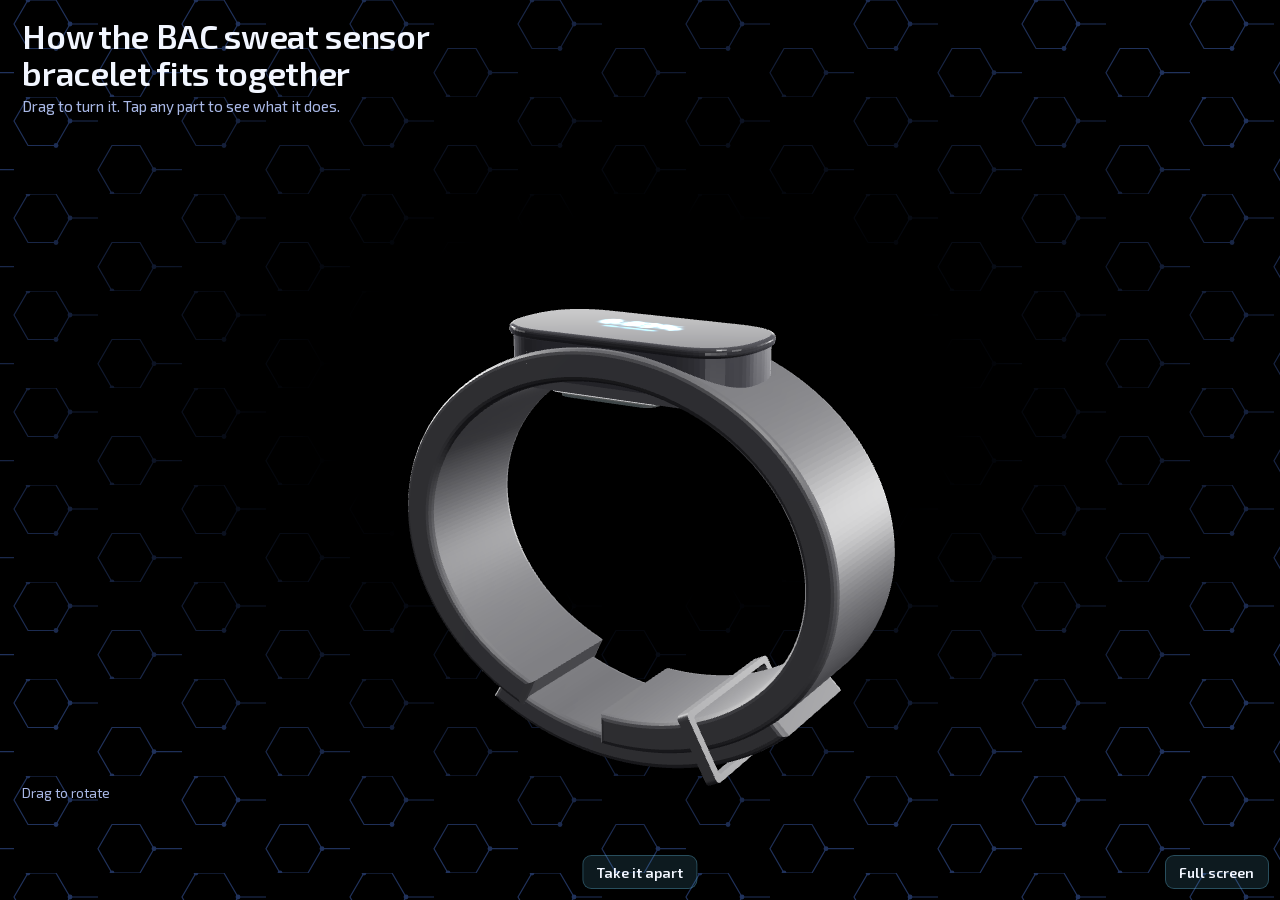
<file: models/exploded.html>
<!DOCTYPE html>
<html lang="en">
<head>
<meta charset="utf-8">
<meta name="viewport" content="width=device-width, initial-scale=1, viewport-fit=cover">
<title>BAC Sweat Sensor Bracelet: Exploded View</title>
<style>
/* Exo 2 (SIL Open Font License), bundled locally. One variable file covers weights 400-700. */
@font-face{font-family:"Exo 2";font-style:normal;font-weight:400 700;font-display:swap;
  src:url("../fonts/exo-2-latin-ext.woff2") format("woff2");
  unicode-range:U+0100-02BA,U+02BD-02C5,U+02C7-02CC,U+02CE-02D7,U+02DD-02FF,U+0304,U+0308,U+0329,U+1D00-1DBF,U+1E00-1E9F,U+1EF2-1EFF,U+2020,U+20A0-20AB,U+20AD-20C4,U+2113,U+2C60-2C7F,U+A720-A7FF;}
@font-face{font-family:"Exo 2";font-style:normal;font-weight:400 700;font-display:swap;
  src:url("../fonts/exo-2-latin.woff2") format("woff2");
  unicode-range:U+0000-00FF,U+0131,U+0152-0153,U+02BB-02BC,U+02C6,U+02DA,U+02DC,U+0304,U+0308,U+0329,U+2000-206F,U+20AC,U+2122,U+2191,U+2193,U+2212,U+2215,U+FEFF,U+FFFD;}
:root{
  --navy-0:#020617; --navy-1:#06123F; --navy-2:#0B2585; --line:#3B5BA8; --text:#F2F6FF; --muted:#A9B8E6;
  --glow:#6FD2FF; --panel:rgba(10,14,28,.85); --panel-line:rgba(111,210,255,.28);
  --font:"Exo 2","Segoe UI",system-ui,sans-serif;
  box-sizing:border-box;
  padding-top:env(safe-area-inset-top,0px);
  padding-bottom:env(safe-area-inset-bottom,0px);
}
@media (prefers-color-scheme: dark){:root:not([data-theme="light"]){--navy-0:#020617;--navy-1:#06123F;--navy-2:#0B2585;--text:#F2F6FF;--muted:#A9B8E6}}
:root[data-theme="dark"]{--navy-0:#020617;--navy-1:#06123F;--navy-2:#0B2585;--text:#F2F6FF;--muted:#A9B8E6}
*,*::before,*::after{box-sizing:inherit}
html,body{height:100%;margin:0}
html{scroll-padding-top:env(safe-area-inset-top,0px)}
body{background:#000;color:var(--text);font-family:var(--font);overflow:hidden}
.hex{position:fixed;inset:0;pointer-events:none;opacity:.55;
  background-image:url("data:image/svg+xml,%3Csvg xmlns='http://www.w3.org/2000/svg' width='168' height='97' viewBox='0 0 168 97'%3E%3Cg fill='none' stroke='%233B5BA8' stroke-width='1.2'%3E%3Cpath d='M28 0 L56 0 L70 24 L56 48.5 L28 48.5 L14 24 Z'/%3E%3Cpath d='M112 48.5 L140 48.5 L154 72.7 L140 97 L112 97 L98 72.7 Z'/%3E%3Cpath d='M70 24 L98 24 M154 72.7 L168 72.7 M0 72.7 L14 72.7'/%3E%3C/g%3E%3Cg fill='%233B5BA8'%3E%3Ccircle cx='28' cy='0' r='2.4'/%3E%3Ccircle cx='56' cy='48.5' r='2.4'/%3E%3Ccircle cx='70' cy='24' r='2.4'/%3E%3Ccircle cx='112' cy='97' r='2.4'/%3E%3Ccircle cx='154' cy='72.7' r='2.4'/%3E%3C/g%3E%3C/svg%3E");
  background-size:168px 97px;
  -webkit-mask-image:radial-gradient(ellipse 70% 60% at 50% 45%, transparent 35%, #000 85%);
          mask-image:radial-gradient(ellipse 70% 60% at 50% 45%, transparent 35%, #000 85%)}
svg.swoosh{position:fixed;left:0;top:0;width:100%;height:100%;pointer-events:none}
canvas#gl{position:fixed;inset:0;width:100%;height:100%;display:block;touch-action:none;cursor:grab}
canvas#gl:active{cursor:grabbing}

header{position:fixed;left:0;right:0;top:env(safe-area-inset-top,0px);padding:1.1rem 1.4rem;pointer-events:none;z-index:3}
h1{margin:0;font-weight:600;font-size:clamp(1.3rem,3.4vw,2.1rem);line-height:1.1;letter-spacing:-.01em;max-width:22ch}
header p{margin:.35rem 0 0;color:var(--muted);font-size:.95rem;max-width:44ch}

#labels{position:fixed;inset:0;pointer-events:none;z-index:2}
.lbl{position:absolute;left:0;top:0;display:flex;align-items:center;gap:.45rem;pointer-events:auto;
  background:none;border:0;color:var(--text);font:500 .88rem/1.2 var(--font);padding:.2rem .3rem;cursor:pointer;
  white-space:nowrap;transition:opacity .25s;text-shadow:0 1px 6px #000}
.lbl::before{content:"";width:26px;height:1px;background:var(--glow);box-shadow:0 0 6px var(--glow);flex:none}
.lbl i{width:7px;height:7px;border-radius:50%;background:var(--glow);box-shadow:0 0 10px var(--glow);position:absolute;left:-3px}
.lbl[aria-pressed="true"]{color:var(--glow)}
.lbl:focus-visible{outline:2px solid var(--glow);outline-offset:2px;border-radius:4px}

.controls{position:fixed;left:50%;right:auto;top:auto;bottom:calc(.7rem + env(safe-area-inset-bottom,0px));transform:translateX(-50%);z-index:4;
  display:flex;background:transparent;border:0;padding:0;width:max-content}
.controls label{display:flex;align-items:center;gap:.6rem;font-size:.9rem;color:var(--muted);flex:1 1 200px}
input[type=range]{flex:1;accent-color:var(--glow);min-width:0}
.cbtn{background:rgba(111,210,255,.12);border:1px solid var(--panel-line);color:var(--text);font:600 .88rem var(--font);
  padding:.45rem .85rem;border-radius:9px;cursor:pointer}
.cbtn[aria-pressed="true"]{background:var(--glow);color:#041036;border-color:var(--glow)}
.cbtn:focus-visible{outline:2px solid var(--glow);outline-offset:2px}
.sizes{display:flex;align-items:center;gap:.3rem;color:var(--muted);font-size:.9rem}
.sizes span{margin-right:.2rem}
.cbtn.sz{padding:.45rem .6rem;min-width:2.1rem}

.info{position:fixed;left:1.2rem;right:auto;top:6.5rem;width:min(320px,calc(100% - 2.4rem));z-index:4;
  background:var(--panel);border:1px solid var(--panel-line);border-radius:14px;padding:1rem 1.1rem;backdrop-filter:blur(8px);
  transition:opacity .25s, transform .25s}
.info.hidden{opacity:0;transform:translateY(6px);pointer-events:none}
.info h2{margin:0 0 .4rem;font-size:1.15rem;font-weight:600;color:var(--glow)}
.info p{margin:.35rem 0;font-size:.93rem;line-height:1.5;color:var(--text)}
.info .x{position:absolute;right:.5rem;top:.35rem;background:none;border:0;color:var(--muted);font-size:1.3rem;cursor:pointer}
.chem{font-size:.85rem;color:var(--muted);border-left:2px solid var(--glow);padding-left:.6rem}

.phone{position:fixed;right:1.4rem;bottom:6.5rem;z-index:3;width:170px;border-radius:26px;padding:1rem .9rem 1.1rem;
  background:linear-gradient(160deg,#0d1b4d,#050b24);border:2px solid #2a3f86;
  box-shadow:0 0 30px rgba(111,210,255,.25);transition:opacity .35s, transform .35s}
.phone.off{opacity:0;transform:translateY(10px);pointer-events:none}
.phone .notch{width:46px;height:5px;border-radius:3px;background:#2a3f86;margin:0 auto .8rem}
.phone .bt{font-size:.75rem;color:var(--glow);display:flex;align-items:center;gap:.35rem}
.phone .bt::before{content:"";width:7px;height:7px;border-radius:50%;background:var(--glow);box-shadow:0 0 8px var(--glow)}
.phone .val{font-size:2.1rem;font-weight:700;margin:.4rem 0 0;line-height:1}
.phone .cap{font-size:.78rem;color:var(--muted)}
.phone svg{width:100%;height:44px;margin-top:.5rem}
.phone .demo{font-size:.68rem;color:var(--muted);margin-top:.35rem}

.hint{position:fixed;left:1.4rem;bottom:6.2rem;z-index:3;color:var(--muted);font-size:.85rem;pointer-events:none;transition:opacity 1s}

@media (max-width:720px){
  .info{top:auto;bottom:calc(8.2rem + env(safe-area-inset-bottom,0px));right:.75rem}
  .phone{right:.75rem;bottom:calc(8.2rem + env(safe-area-inset-bottom,0px));width:140px;padding:.8rem .75rem}
  .phone .val{font-size:1.7rem}
  .hint{display:none}
  .lbl{font-size:.78rem}
  .lbl::before{width:16px}
}

html.embed header, html.embed .hex, html.embed .hint, html.embed .phone { display: none !important; }
.fsbtn{position:fixed;right:.7rem;bottom:calc(.7rem + env(safe-area-inset-bottom,0px));z-index:4}
html.embed .controls { bottom: .45rem; }
html.embed .fsbtn { right: .45rem; bottom: .45rem; }
html.embed .cbtn { font-size: .72rem; padding: .32rem .55rem; }
html.embed .info { top: .45rem; left: .45rem; right: auto; width: min(190px, 52%); max-height: 70%; }
</style>
</head>
<body>
<div class="hex" aria-hidden="true"></div>

<canvas id="gl" aria-label="3D model of the bracelet. Drag to rotate."></canvas>
<div id="labels"></div>

<header>
  <h1>How the BAC sweat sensor bracelet fits together</h1>
  <p>Drag to turn it. Tap any part to see what it does.</p>
</header>

<aside class="info hidden" id="info" aria-live="polite">
  <button class="x" id="infoClose" aria-label="Close">×</button>
  <h2 id="infoTitle"></h2>
  <div id="infoBody"></div>
</aside>

<div class="phone off" id="phone" aria-label="Phone app preview">
  <div class="notch"></div>
  <div class="bt">Bluetooth connected</div>
  <div class="val" id="bac">0.000%</div>
  <div class="cap">estimated BAC</div>
  <svg viewBox="0 0 140 44" preserveAspectRatio="none"><polyline id="spark" fill="none" stroke="#6FD2FF" stroke-width="2" points=""/></svg>
  <div class="demo">Demo numbers, not real data</div>
</div>

<div class="hint" id="hint">Drag to rotate</div>

<div class="controls">
  <button class="cbtn" id="toggleBtn">Take it apart</button>
</div>
<button class="cbtn fsbtn" id="fsBtn" type="button">Full screen</button>

<script src="../vendor/three-r128.min.js"></script>
<script>
(function(){
const reduce=matchMedia("(prefers-reduced-motion: reduce)").matches;
const cv=document.getElementById("gl");
const renderer=new THREE.WebGLRenderer({canvas:cv,antialias:true,alpha:true});
renderer.setPixelRatio(Math.min(devicePixelRatio||1,2));
renderer.outputEncoding=THREE.sRGBEncoding;
renderer.toneMapping=THREE.ACESFilmicToneMapping;
renderer.toneMappingExposure=1.05;
const scene=new THREE.Scene();
const camera=new THREE.PerspectiveCamera(34,1,.1,100);

/* ---------- reflections: a tiny studio made of glowing panels ---------- */
(function(){
  const env=new THREE.Scene();
  env.add(new THREE.Mesh(new THREE.SphereGeometry(20,32,16),new THREE.MeshBasicMaterial({color:0x0c0c0e,side:THREE.BackSide})));
  const panel=(w,h,c,x,y,z)=>{const m=new THREE.Mesh(new THREE.PlaneGeometry(w,h),new THREE.MeshBasicMaterial({color:c,side:THREE.DoubleSide}));m.position.set(x,y,z);m.lookAt(0,0,0);env.add(m)};
  panel(14,3,0xffffff,0,12,4); panel(10,4,0xd8d8dc,-12,3,-4); panel(6,8,0xbfbfc4,12,2,6); panel(12,2,0xe6e6ea,4,-6,12); panel(8,6,0xffffff,0,2,-14);
  const pm=new THREE.PMREMGenerator(renderer);
  scene.environment=pm.fromScene(env,0.03).texture;
})();

scene.add(new THREE.HemisphereLight(0xe8e8ec,0x111114,.7));
const key=new THREE.DirectionalLight(0xffffff,1.3);key.position.set(4,8,6);scene.add(key);
const rim=new THREE.DirectionalLight(0xffffff,1.8);rim.position.set(-6,3,-6);scene.add(rim);
const rim2=new THREE.DirectionalLight(0xf2f2f5,1.2);rim2.position.set(6,1,-5);scene.add(rim2);

/* ---------- geometry helpers ---------- */
function rrShape(w,d,r){const s=new THREE.Shape(),x=-w/2,y=-d/2;r=Math.min(r,w/2,d/2);
  s.moveTo(x+r,y);s.lineTo(x+w-r,y);s.quadraticCurveTo(x+w,y,x+w,y+r);s.lineTo(x+w,y+d-r);s.quadraticCurveTo(x+w,y+d,x+w-r,y+d);
  s.lineTo(x+r,y+d);s.quadraticCurveTo(x,y+d,x,y+d-r);s.lineTo(x,y+r);s.quadraticCurveTo(x,y,x+r,y);return s}
function rrPath(w,d,r,cx=0,cy=0){const p=new THREE.Path(),x=cx-w/2,y=cy-d/2;
  p.moveTo(x+r,y);p.lineTo(x+w-r,y);p.quadraticCurveTo(x+w,y,x+w,y+r);p.lineTo(x+w,y+d-r);p.quadraticCurveTo(x+w,y+d,x+w-r,y+d);
  p.lineTo(x+r,y+d);p.quadraticCurveTo(x,y+d,x,y+d-r);p.lineTo(x,y+r);p.quadraticCurveTo(x,y,x+r,y);return p}
/* flat rounded plate lying in XZ, thickness along Y, centered */
function plate(w,d,t,r,mat,opts={}){
  const s=rrShape(w,d,r); if(opts.holes)opts.holes.forEach(h=>s.holes.push(h));
  const bev=opts.bevel||0;
  const g=new THREE.ExtrudeGeometry(s,{depth:t-bev*2>0?t-bev*2:t,bevelEnabled:!!bev,bevelSize:bev,bevelThickness:bev,bevelSegments:4,curveSegments:18});
  g.rotateX(-Math.PI/2); g.computeBoundingBox(); const bb=g.boundingBox; g.translate(0,-(bb.max.y+bb.min.y)/2,0);
  return new THREE.Mesh(g,mat);
}
const M=(o)=>new THREE.MeshStandardMaterial(o);
const mats={
  glossBlack:new THREE.MeshPhysicalMaterial({color:0x0b0b0c,roughness:.12,metalness:.1,clearcoat:1,clearcoatRoughness:.05,envMapIntensity:1.4}),
  shell:new THREE.MeshPhysicalMaterial({color:0x111113,roughness:.3,metalness:.2,clearcoat:.6,envMapIntensity:1.1}),
  silicone:M({color:0x111112,roughness:.55,metalness:0,envMapIntensity:1.1}),
  pcb:M({color:0x0f5a3c,roughness:.5,metalness:.1}),
  chip:M({color:0x15161c,roughness:.35,metalness:.3}),
  metalChip:M({color:0xb9c0cc,roughness:.25,metalness:.9}),
  gold:M({color:0xd6a646,roughness:.25,metalness:1}),
  battery:M({color:0xc7ccd6,roughness:.3,metalness:.85}),
  batteryWrap:M({color:0x2a2a2d,roughness:.45,metalness:.1}),
  back:M({color:0x1a1a1c,roughness:.45,metalness:.25}),
  ceramic:M({color:0xe9ecf2,roughness:.7}),
  prussian:M({color:0x1f4fd1,roughness:.45,emissive:0x0a2a88,emissiveIntensity:.35}),
  silver:M({color:0xd9dde4,roughness:.25,metalness:1}),
  carbon:M({color:0x26272c,roughness:.8}),
  enzyme:new THREE.MeshPhysicalMaterial({color:0xf2d45c,roughness:.3,transparent:true,opacity:.62,emissive:0x5a4400,emissiveIntensity:.25}),
  nafion:new THREE.MeshPhysicalMaterial({color:0x9fe4ff,roughness:.05,transparent:true,opacity:.35,clearcoat:1,emissive:0x0a3d55,emissiveIntensity:.35})
};

const root=new THREE.Group(); scene.add(root);
const model=new THREE.Group(); root.add(model);

/* ---------- strap: an adjustable band with a clasp ---------- */
const RX=1.9,RY=1.55,TH=.17,SW=1.1,TT=.13;
const strapGroup=new THREE.Group();model.add(strapGroup);
const B=-Math.PI/2;                 // bottom of the band
const STUD=B+.3;                    // the stud is fixed to the band here
const GAP=.13;                      // spacing between holes
const KEEP=STUD+.2;                 // keeper loop position
/* tighter fit = more strap pulled through the keeper = longer loose end */
const SIZES={S:{extra:5,k:.9},M:{extra:3,k:1},L:{extra:1,k:1.1}};
let sizeK=1,sizeTarget=1;
const ep=(rx,ry,a)=>new THREE.Vector2(rx*Math.cos(a),ry*Math.sin(a));
function arcBand(rx,ry,th,a0,a1,width){
  const s=new THREE.Shape(),n=Math.max(8,Math.ceil(Math.abs(a1-a0)*40));
  for(let i=0;i<=n;i++){const a=a0+(a1-a0)*i/n,v=ep(rx,ry,a);i?s.lineTo(v.x,v.y):s.moveTo(v.x,v.y)}
  // rounded tip on the loose end
  for(let i=n;i>=0;i--){const a=a0+(a1-a0)*i/n,v=ep(rx-th,ry-th,a);s.lineTo(v.x,v.y)}
  const g=new THREE.ExtrudeGeometry(s,{depth:width-.1,bevelEnabled:true,bevelSize:.045,bevelThickness:.05,bevelSegments:3,curveSegments:4});
  g.translate(0,0,-(width-.1)/2);return g;
}
// main band: over the top, from the stud side around to just before the bottom on the other side
strapGroup.add(new THREE.Mesh(arcBand(RX,RY,TH,B,B+2*Math.PI-.45,SW),mats.silicone));
// loose end with holes: starts where the band ends and slides over the outside
const tail=new THREE.Mesh(arcBand(RX+TT+.01,RY+TT+.01,TT,B-.55,STUD+3*GAP+.14,SW-.08),mats.silicone);
strapGroup.add(tail);
const holeMat=M({color:0x000000,roughness:1});
const holes=[];
for(let j=1;j<=5;j++){const h=new THREE.Mesh(new THREE.CylinderGeometry(.05,.05,.03,20),holeMat);
  const a=STUD+j*GAP,v=ep(RX+TT+.058,RY+TT+.058,a);h.position.set(v.x,v.y,0);h.rotation.z=a-Math.PI/2;strapGroup.add(h);holes.push({h,a})}
// stud, fixed in place, poking through whichever hole is in use
const stud=new THREE.Group();
const studHead=new THREE.Mesh(new THREE.CylinderGeometry(.065,.065,.05,24),M({color:0xb8bec9,roughness:.25,metalness:1}));studHead.position.y=.01;stud.add(studHead);
const studRim=new THREE.Mesh(new THREE.TorusGeometry(.065,.012,8,24),M({color:0x7e8592,roughness:.3,metalness:1}));studRim.rotation.x=Math.PI/2;studRim.position.y=.03;stud.add(studRim);
(function(){const v=ep(RX+TT+.075,RY+TT+.075,STUD);stud.position.set(v.x,v.y,0);stud.rotation.z=STUD-Math.PI/2})();
strapGroup.add(stud);
// keeper loop holding the loose end flat
(function(){const len=TH+TT+.28;
  const k=plate(len,SW+.22,.1,.05,mats.silicone,{holes:[rrPath(len-.1,SW+.08,.03)]});
  const v=ep(RX+TT/2-TH/2+.01,RY+TT/2-TH/2+.01,KEEP);k.position.set(v.x,v.y,0);k.rotation.z=KEEP;strapGroup.add(k)})();
let tailEnd=STUD+3*GAP+.14,tailTarget=tailEnd,builtEnd=tailEnd;
function updateTail(){
  if(Math.abs(tailEnd-builtEnd)>.002){tail.geometry.dispose();tail.geometry=arcBand(RX+TT+.01,RY+TT+.01,TT,B-.55,tailEnd,SW-.08);builtEnd=tailEnd}
  holes.forEach(o=>o.h.visible=o.a<tailEnd-.08);
}
updateTail();

/* ---------- parts of the pod ---------- */
const POD_L=2.05,POD_W=1.0,Y0=RY-.12;
const parts=[];
function addPart(key,name,obj,base,out,anchor,info){obj.position.y=base;model.add(obj);
  const a=new THREE.Object3D();a.position.set(anchor,0,0);obj.add(a);
  parts.push({key,name,obj,base,out,anchor:a,info})}

// 1. Top cover + screen
const top=new THREE.Group();
top.add(plate(POD_L,POD_W,.08,.46,mats.glossBlack,{bevel:.03}));
(function(){
  const c=document.createElement("canvas");c.width=512;c.height=200;const x=c.getContext("2d");
  x.fillStyle="#000";x.fillRect(0,0,512,200);
  x.shadowColor="#6FD2FF";x.shadowBlur=24;x.fillStyle="#bfeaff";x.font="700 92px 'Exo 2', sans-serif";x.textAlign="center";x.textBaseline="middle";
  x.fillText("0.03%",256,92);x.shadowBlur=10;x.font="500 30px 'Exo 2', sans-serif";x.fillStyle="#6FD2FF";x.fillText("BAC estimate",256,160);
  const tex=new THREE.CanvasTexture(c);tex.encoding=THREE.sRGBEncoding;
  const scr=new THREE.Mesh(new THREE.PlaneGeometry(1.3,.5),new THREE.MeshBasicMaterial({map:tex,transparent:true,opacity:.95,blending:THREE.AdditiveBlending,depthWrite:false}));
  scr.rotation.x=-Math.PI/2;scr.position.y=.056;top.add(scr);
  document.fonts&&document.fonts.ready.then(()=>{x.fillStyle="#000";x.fillRect(0,0,512,200);x.shadowBlur=24;x.fillStyle="#bfeaff";x.font="700 92px 'Exo 2', sans-serif";x.fillText("0.03%",256,92);x.shadowBlur=10;x.font="500 30px 'Exo 2', sans-serif";x.fillStyle="#6FD2FF";x.fillText("BAC estimate",256,160);tex.needsUpdate=true});
})();
addPart("top","Screen and cover",top,Y0+.21,2.3,POD_L/2+.05,
  `<p>The glossy top shows your estimated BAC and whether the bracelet is connected. For a proof of concept, the phone app can do the displaying, so a simple LED would also work here.</p>`);

// 2. Housing shell (ring with open middle)
const shell=plate(POD_L,POD_W,.3,.46,mats.shell,{holes:[rrPath(POD_L-.18,POD_W-.18,.38)]});
addPart("shell","Housing",shell,Y0+.02,1.65,POD_L/2+.02,
  `<p>The case holds everything together and keeps sweat and water away from the electronics. It clips into the strap like a fitness band.</p>`);

// 3. Battery
const batt=new THREE.Group();
batt.add(plate(1.35,.66,.11,.12,mats.battery));
const wrap=plate(1.36,.67,.05,.12,mats.batteryWrap);wrap.position.y=.03;batt.add(wrap);
const tab1=new THREE.Mesh(new THREE.BoxGeometry(.14,.02,.08),mats.silver);tab1.position.set(.76,0,.16);batt.add(tab1);
const tab2=tab1.clone();tab2.position.z=-.16;batt.add(tab2);
addPart("battery","Battery",batt,Y0+.06,1.05,.78,
  `<p>A small rechargeable lithium battery powers the board and the sensor. Sensing uses very little power, so it can last a long time between charges.</p>`);

// 4. Main board
const board=new THREE.Group();
board.add(plate(1.74,.78,.05,.28,mats.pcb));
const esp=new THREE.Group();
const espBase=new THREE.Mesh(new THREE.BoxGeometry(.62,.04,.46),mats.chip);esp.add(espBase);
const espCan=new THREE.Mesh(new THREE.BoxGeometry(.46,.06,.4),mats.metalChip);espCan.position.set(-.06,.05,0);esp.add(espCan);
const ant=new THREE.Mesh(new THREE.BoxGeometry(.1,.02,.4),mats.gold);ant.position.set(.24,.03,0);esp.add(ant);
esp.position.set(.36,.05,0);board.add(esp);
const pot=new THREE.Mesh(new THREE.BoxGeometry(.3,.06,.3),mats.chip);pot.position.set(-.35,.055,.05);board.add(pot);
for(let i=0;i<4;i++){for(const side of[-1,1]){const pin=new THREE.Mesh(new THREE.BoxGeometry(.03,.02,.05),mats.gold);pin.position.set(-.46+i*.075,.035,.05+side*.17);board.add(pin)}}
for(let i=0;i<6;i++){const cap=new THREE.Mesh(new THREE.BoxGeometry(.07,.04,.04),M({color:0x8b6a45,roughness:.5}));cap.position.set(-.72+(i%3)*.12,.045,-.25+Math.floor(i/3)*.12);board.add(cap)}
for(let i=0;i<5;i++){const tr=new THREE.Mesh(new THREE.BoxGeometry(.55,.005,.012),mats.gold);tr.position.set(-.02,.027,-.27+i*.055);board.add(tr)}
const conn=new THREE.Mesh(new THREE.BoxGeometry(.14,.05,.34),M({color:0xe8e2d0,roughness:.6}));conn.position.set(.45,-.05,0);board.add(conn);
const connLatch=new THREE.Mesh(new THREE.BoxGeometry(.05,.02,.36),M({color:0x1a1a1a,roughness:.5}));connLatch.position.set(.49,-.08,0);board.add(connLatch);
addPart("board","Main board: brain + Bluetooth",board,Y0-.07,.45,.89,
  `<p>Two chips do the thinking. The <b>potentiostat</b> (the square chip) holds the electrodes at a steady voltage and measures the tiny current the sensor makes.</p>
   <p>The <b>microcontroller</b> (the silver chip, like an ESP32) turns that current into an alcohol reading and sends it to your phone over its built-in Bluetooth, so you don't need a separate Bluetooth module.</p>
   <p>The white connector underneath is where the flex cable from the sensor plugs in.</p>`);

// 5. Back plate with sensor window
const back=new THREE.Group();
back.add(plate(POD_L-.04,POD_W-.04,.08,.44,mats.back,{holes:[rrPath(.8,.56,.12,-.15,0),rrPath(.1,.36,.04,.45,0)]}));
for(const z of[-.16,.16]){const pad=new THREE.Mesh(new THREE.CylinderGeometry(.07,.07,.03,24),mats.gold);pad.position.set(.62,-.045,z);back.add(pad)}
addPart("back","Back plate",back,Y0-.17,0,POD_L/2,
  `<p>The part that rests on your wrist. The window lets sweat reach the sensor. The two gold dots are charging contacts.</p>`);

// 6. Electrode strip
const elec=new THREE.Group();
elec.add(plate(.95,.62,.05,.06,mats.ceramic));
const etab=plate(.24,.34,.05,.04,mats.ceramic);etab.position.x=.56;elec.add(etab);
[[-.12,.6,-.1],[.36,.6,0],[.13,.6,.1]].forEach(([x0,x1,z])=>{const t=new THREE.Mesh(new THREE.BoxGeometry(x1-x0,.006,.025),mats.gold);t.position.set((x0+x1)/2,.028,z);elec.add(t)});
[-.1,0,.1].forEach(z=>{const pd=new THREE.Mesh(new THREE.BoxGeometry(.07,.01,.06),mats.gold);pd.position.set(.62,.03,z);elec.add(pd)});
const disc=(r,mat,x,z)=>{const m=new THREE.Mesh(new THREE.CylinderGeometry(r,r,.03,40),mat);m.position.set(x,.035,z);elec.add(m);return m};
disc(.16,mats.prussian,-.12,0);                 // working electrode
const ce=new THREE.Mesh(new THREE.TorusGeometry(.25,.035,8,48,Math.PI*1.25),mats.carbon);ce.rotation.x=-Math.PI/2;ce.rotation.z=Math.PI*.375;ce.position.set(-.12,.035,0);elec.add(ce); // counter
disc(.06,mats.silver,.3,0);                     // reference
elec.position.x=-.15;
addPart("elec","Electrode sensor",elec,Y0-.24,-.85,.48,
  `<p>Three electrodes turn a chemical reaction into an electrical signal. Gold lines carry each one's signal to the contacts on the tab, where the flex cable attaches.</p>
   <p><b style="color:#6f95ff">Working electrode</b> (blue, Prussian blue on carbon) detects the hydrogen peroxide.</p>
   <p><b>Reference electrode</b> (silver, Ag/AgCl) gives a steady voltage to compare against.</p>
   <p><b>Counter electrode</b> (dark arc, carbon) completes the circuit.</p>`);

// 7. Enzyme layer
const enz=plate(.72,.5,.03,.1,mats.enzyme);enz.position.x=-.15;
addPart("enzyme","Enzyme layer",enz,Y0-.27,-1.4,.36,
  `<p>Alcohol oxidase is held on the working electrode by BSA and glutaraldehyde, which keep the enzyme stable and stuck in place.</p>
   <p class="chem">Ethanol + O₂ → acetaldehyde + H₂O₂<br>More alcohol in sweat means more H₂O₂, which means a bigger signal.</p>`);

// 8. Nafion membrane
const naf=plate(.86,.58,.02,.12,mats.nafion);naf.position.x=-.15;
addPart("nafion","Nafion membrane",naf,Y0-.29,-1.95,.43,
  `<p>A thin protective film that faces your skin. It acts like a filter so mostly ethanol reaches the sensor, not the other stuff in sweat.</p>
   <p>For testing, you can drip artificial sweat with known amounts of alcohol right onto this side.</p>`);


/* clickable label for the strap, pinned to the clasp */
(function(){const holder=new THREE.Object3D();const v=ep(RX+TT,RY+TT,STUD);
  addPart("strap","Adjustable strap",holder,v.y,0,.35,
  `<p>The band closes with a stud and holes, like a watch, so it fits different wrists. Try the S, M and L buttons: for a smaller wrist the band pulls tighter, and more of the loose end sticks out past the loop.</p>
   <p>A snug fit really matters here: the sensor only works if it stays pressed against your skin where the sweat is.</p>`);
  model.remove(holder);strapGroup.add(holder);holder.position.x=v.x;})();
/* flexible ribbon cable from the electrode strip up to the board */
const flexMat=new THREE.MeshStandardMaterial({color:0xc4862c,roughness:.35,metalness:.2,side:THREE.DoubleSide,transparent:true,opacity:.95});
const flexTraceMat=new THREE.MeshStandardMaterial({color:0xe6c070,roughness:.25,metalness:1,side:THREE.DoubleSide});
const flex=new THREE.Mesh(new THREE.BufferGeometry(),flexMat);model.add(flex);
const flexTraces=[-.1,0,.1,-.1,0,.1].map(()=>{const m=new THREE.Mesh(new THREE.BufferGeometry(),flexTraceMat);model.add(m);return m});
function ribbon(curve,w,z0,off){
  const n=28,pos=[],idx=[];
  for(let i=0;i<=n;i++){const p=curve.getPoint(i/n),t=curve.getTangent(i/n),nx=-t.y*off,ny=t.x*off;
    pos.push(p.x+nx,p.y+ny,z0-w/2,p.x+nx,p.y+ny,z0+w/2)}
  for(let i=0;i<n;i++){const a=i*2;idx.push(a,a+1,a+2,a+1,a+3,a+2)}
  const g=new THREE.BufferGeometry();g.setAttribute("position",new THREE.Float32BufferAttribute(pos,3));g.setIndex(idx);g.computeVertexNormals();return g}
let flexBuiltE=-1;
function updateFlex(e){
  if(Math.abs(e-flexBuiltE)<.002)return;flexBuiltE=e;
  const ye=parts.find(p=>p.key==="elec").obj.position.y+.035,yb=parts.find(p=>p.key==="board").obj.position.y-.075,d=yb-ye;
  const curve=new THREE.CatmullRomCurve3([new THREE.Vector3(.47,ye,0),new THREE.Vector3(.56,ye+d*.3,0),new THREE.Vector3(.56,ye+d*.7,0),new THREE.Vector3(.47,yb,0)]);
  flex.geometry.dispose();flex.geometry=ribbon(curve,.3,0,0);
  flexTraces.forEach((m,i)=>{m.geometry.dispose();m.geometry=ribbon(curve,.03,[-.1,0,.1][i%3],i<3?.004:-.004)});
}
(function(){const holder=new THREE.Object3D();holder.position.x=.56;
  addPart("flex","Flex cable",holder,Y0-.155,-.2,.08,
  `<p>A thin, bendy ribbon cable carries the signal from the three electrodes up to the potentiostat on the main board. Each electrode gets its own gold line, so the board can read them separately.</p>
   <p>It plugs into a small connector under the board, which also means a worn-out sensor could be unplugged and swapped for a fresh one.</p>`);})();

/* skin-side marker for the sensor stack */
const sweat=new THREE.Group();
for(let i=0;i<7;i++){const d=new THREE.Mesh(new THREE.SphereGeometry(.035,12,8),new THREE.MeshBasicMaterial({color:0x9fe4ff,transparent:true,opacity:0,blending:THREE.AdditiveBlending,depthWrite:false}));
  d.userData={x:-.15+(Math.random()-.5)*.5,z:(Math.random()-.5)*.35,ph:Math.random()};sweat.add(d)}
model.add(sweat);

/* ---------- Bluetooth waves ---------- */
const waves=[];
for(let i=0;i<3;i++){const w=new THREE.Mesh(new THREE.TorusGeometry(.35,.018,8,64,Math.PI*.9),
  new THREE.MeshBasicMaterial({color:0x6FD2FF,transparent:true,opacity:0,blending:THREE.AdditiveBlending,depthWrite:false}));
  w.rotation.y=Math.PI/2;w.rotation.x=Math.PI*.05;w.userData.ph=i/3;model.add(w);waves.push(w)}

model.position.y=-.5;

/* ---------- labels ---------- */
const labelsEl=document.getElementById("labels");
parts.forEach(p=>{const b=document.createElement("button");b.className="lbl";b.innerHTML="<i></i>"+p.name;b.setAttribute("aria-pressed","false");
  b.onclick=()=>select(p.key);labelsEl.appendChild(b);p.el=b});
let selected=null;
const info=document.getElementById("info");
function select(k){
  selected=selected===k?null:k;
  parts.forEach(p=>p.el.setAttribute("aria-pressed",p.key===selected));
  if(!selected){info.classList.add("hidden");highlight(null);return}
  const p=parts.find(x=>x.key===k);
  document.getElementById("infoTitle").textContent=p.name;document.getElementById("infoBody").innerHTML=p.info;
  info.classList.remove("hidden");highlight(p);
  if(target<.6){target=.99;syncToggle()}
}
document.getElementById("infoClose").onclick=()=>select(selected);
function highlight(p){parts.forEach(q=>q.obj.traverse(o=>{if(o.isMesh&&o.material&&o.material.emissive){
  if(o.userData.baseEm===undefined){o.userData.baseEm=o.material.emissive.getHex();o.userData.baseEi=o.material.emissiveIntensity}
  o.material=o.material.userData&&o.material.userData.clone?o.material:o.material.clone();o.material.userData={clone:true};
  const on=p&&q===p;o.material.emissive.setHex(on?0x2a8cff:o.userData.baseEm);o.material.emissiveIntensity=on?.55:o.userData.baseEi}}))}

/* ---------- interaction ---------- */
let rotY=-.55,rotX=.18,dragging=false,px=0,py=0;
const hint=document.getElementById("hint");
cv.addEventListener("pointerdown",e=>{dragging=true;px=e.clientX;py=e.clientY;cv.setPointerCapture(e.pointerId);hint.style.opacity=0});
cv.addEventListener("pointermove",e=>{if(!dragging)return;const dx=e.clientX-px,dy=e.clientY-py;px=e.clientX;py=e.clientY;
  rotY+=dx*.008;rotX=Math.max(-.6,Math.min(.9,rotX+dy*.006))});
cv.addEventListener("pointerup",()=>dragging=false);cv.addEventListener("pointercancel",()=>dragging=false);

const fsBtn=document.getElementById("fsBtn");
function syncFs(){if(fsBtn)fsBtn.textContent=document.fullscreenElement?"Exit":"Full screen"}
if(fsBtn){
  fsBtn.onclick=()=>{
    if(document.fullscreenElement) document.exitFullscreen();
    else document.documentElement.requestFullscreen();
  };
  document.addEventListener("fullscreenchange",syncFs);
}
const toggleBtn=document.getElementById("toggleBtn");
let ex=0,target=0;
toggleBtn.onclick=()=>{target=target>.5?0:1;syncToggle()};
function syncToggle(){toggleBtn.textContent=target>.5?"Put it together":"Take it apart"}
document.querySelectorAll(".sz").forEach(b=>b.onclick=()=>{const z=SIZES[b.dataset.size];tailTarget=STUD+z.extra*GAP+.14;sizeTarget=z.k;
  document.querySelectorAll(".sz").forEach(x=>x.setAttribute("aria-pressed",x===b))});
const btBtn=document.getElementById("btBtn"),phone=document.getElementById("phone");let bt=false;
if(btBtn&&phone)btBtn.onclick=()=>{bt=!bt;btBtn.setAttribute("aria-pressed",bt);phone.classList.toggle("off",!bt)};

/* ---------- demo phone readout ---------- */
const hist=[];const bacEl=document.getElementById("bac"),spark=document.getElementById("spark");
function demoBac(t){const h=((t/1000)%60)/60;return Math.max(0,.065*Math.sin(Math.PI*Math.min(h*1.4,1))*Math.exp(-h*.6))}
setInterval(()=>{const v=demoBac(performance.now());hist.push(v);if(hist.length>40)hist.shift();
  bacEl.textContent=v.toFixed(3)+"%";spark.setAttribute("points",hist.map((y,i)=>`${(i/39)*140},${42-y/.07*38}`).join(" "))},500);

/* ---------- layout ---------- */
function resize(){const w=innerWidth,h=innerHeight;renderer.setSize(w,h,false);camera.aspect=w/h;
  const d=w/h<.8?18:w/h<1.2?14:11.5;camera.position.set(0,1.2,d);camera.lookAt(0,.2,0);camera.updateProjectionMatrix()}
addEventListener("resize",resize);resize();

/* ---------- loop ---------- */
const v=new THREE.Vector3();const ease=t=>t<.5?4*t*t*t:1-Math.pow(-2*t+2,3)/2;
let last=performance.now();
function frame(now){
  const dt=Math.min((now-last)/1000,.05);last=now;
  ex+=(target-ex)*(reduce?1:Math.min(1,dt*3.2)); if(Math.abs(target-ex)<.001)ex=target;
  const e=ease(ex);
  root.rotation.set(rotX,rotY,0);
  parts.forEach(p=>p.obj.position.y=p.base+p.out*e);
  updateFlex(e);
  // strap fades a bit when apart so the inside is easy to see
  mats.silicone.transparent=e>.01;mats.silicone.opacity=1-e*.55;mats.silicone.depthWrite=e<.5;
  holeMat.transparent=e>.01;holeMat.opacity=1-e*.55;
  tailEnd+=(tailTarget-tailEnd)*(reduce?1:Math.min(1,dt*4));if(Math.abs(tailTarget-tailEnd)<.001)tailEnd=tailTarget;
  updateTail();
  sizeK+=(sizeTarget-sizeK)*(reduce?1:Math.min(1,dt*4));if(Math.abs(sizeTarget-sizeK)<.0005)sizeK=sizeTarget;
  strapGroup.scale.set(sizeK,sizeK,1);strapGroup.position.y=RY*(1-sizeK);

  // sweat droplets rising into the sensor when apart
  const nafY=parts.find(p=>p.key==="nafion").obj.position.y;
  sweat.children.forEach(d=>{const u=((now/1000)*.35+d.userData.ph)%1;d.position.set(d.userData.x,nafY-.9+u*.85,d.userData.z);
    d.material.opacity=e>.5&&!reduce?Math.sin(u*Math.PI)*.9*(e-.5)*2:0});

  // bluetooth waves from the microcontroller
  const bp=parts.find(p=>p.key==="board").obj.position;
  waves.forEach(w=>{const u=((now/1000)*.55+w.userData.ph)%1;w.position.set(.75+u*2.4,bp.y+.1,0);
    const s=.5+u*1.6;w.scale.set(s,s,s);w.material.opacity=bt&&!reduce?(1-u)*.9:bt?(w.userData.ph===0?.8:0):0});

  renderer.render(scene,camera);

  // labels
  const lv=ex>.45?Math.min(1,(ex-.45)/.35):0;
  const W=innerWidth,H=innerHeight;
  parts.forEach(p=>{p.anchor.getWorldPosition(v);v.project(camera);
    const x=(v.x*.5+.5)*W,y=(-v.y*.5+.5)*H;
    p.el.style.transform=`translate(${x+4}px,${y-12}px)`;p.el.style.opacity=lv;p.el.style.pointerEvents=lv>.5?"auto":"none";p.el.tabIndex=lv>.5?0:-1});

  requestAnimationFrame(frame);
}
requestAnimationFrame(frame);
})();
</script>

<script>
if (/(?:^|[?&])embed=1(?:&|$)/.test(location.search)) {
  document.documentElement.classList.add("embed");
}
</script>
</body>
</html>
</file>
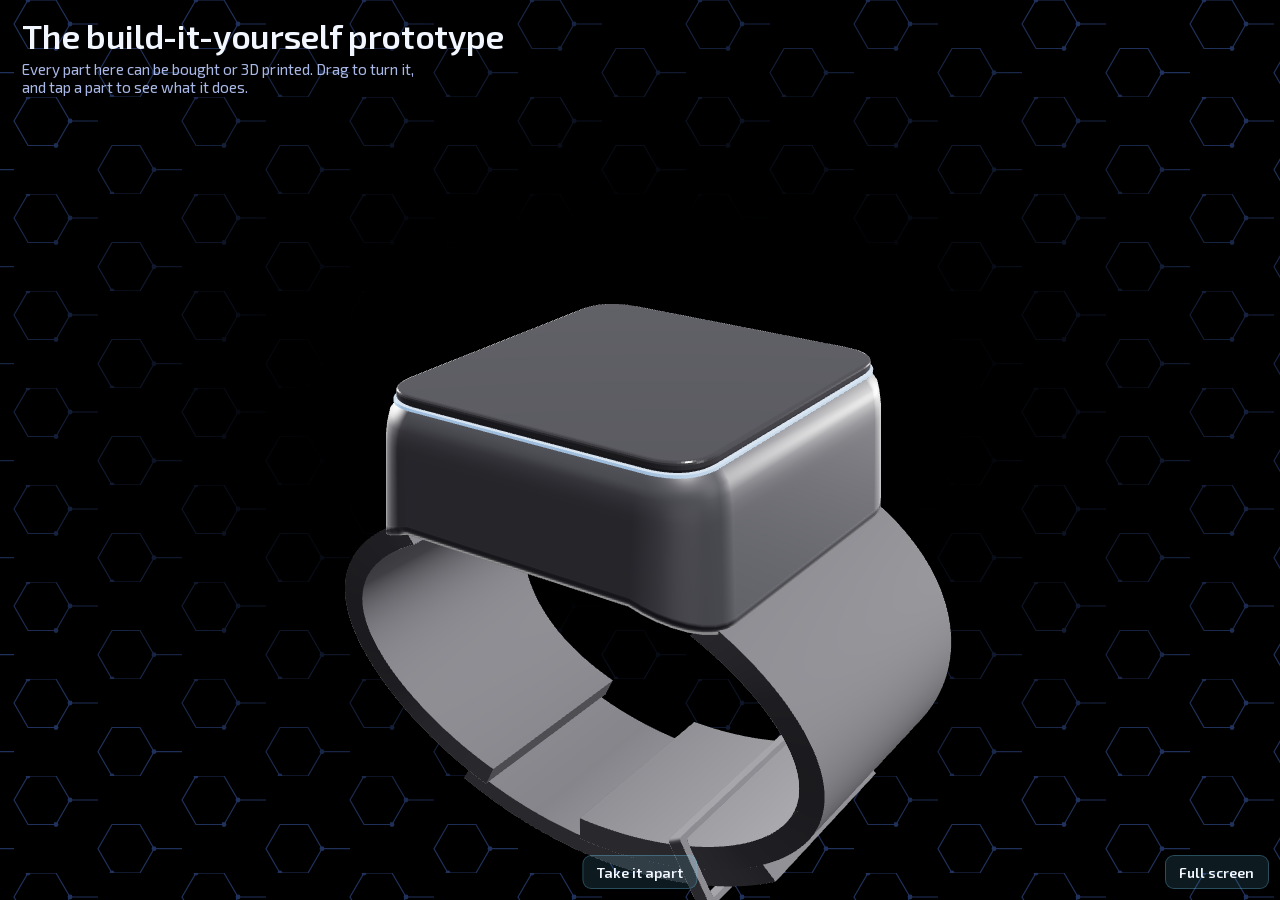
<file: models/prototype.html>
<!DOCTYPE html>
<html lang="en">
<head>
<meta charset="utf-8">
<meta name="viewport" content="width=device-width, initial-scale=1, viewport-fit=cover">
<title>Slim DIY BAC Bracelet Prototype</title>
<style>
/* Exo 2 (SIL Open Font License), bundled locally. One variable file covers weights 400-700. */
@font-face{font-family:"Exo 2";font-style:normal;font-weight:400 700;font-display:swap;
  src:url("../fonts/exo-2-latin-ext.woff2") format("woff2");
  unicode-range:U+0100-02BA,U+02BD-02C5,U+02C7-02CC,U+02CE-02D7,U+02DD-02FF,U+0304,U+0308,U+0329,U+1D00-1DBF,U+1E00-1E9F,U+1EF2-1EFF,U+2020,U+20A0-20AB,U+20AD-20C4,U+2113,U+2C60-2C7F,U+A720-A7FF;}
@font-face{font-family:"Exo 2";font-style:normal;font-weight:400 700;font-display:swap;
  src:url("../fonts/exo-2-latin.woff2") format("woff2");
  unicode-range:U+0000-00FF,U+0131,U+0152-0153,U+02BB-02BC,U+02C6,U+02DA,U+02DC,U+0304,U+0308,U+0329,U+2000-206F,U+20AC,U+2122,U+2191,U+2193,U+2212,U+2215,U+FEFF,U+FFFD;}
:root{
  --line:#3B5BA8; --text:#F2F6FF; --muted:#A9B8E6; --glow:#6FD2FF;
  --panel:rgba(10,14,28,.85); --panel-line:rgba(111,210,255,.28);
  --font:"Exo 2","Segoe UI",system-ui,sans-serif;
  box-sizing:border-box;
  padding-top:env(safe-area-inset-top,0px);
  padding-bottom:env(safe-area-inset-bottom,0px);
}
@media (prefers-color-scheme: dark){:root:not([data-theme="light"]){--text:#F2F6FF;--muted:#A9B8E6}}
:root[data-theme="dark"]{--text:#F2F6FF;--muted:#A9B8E6}
*,*::before,*::after{box-sizing:inherit}
html,body{height:100%;margin:0}
html{scroll-padding-top:env(safe-area-inset-top,0px)}
body{background:#000;color:var(--text);font-family:var(--font);overflow:hidden}
.hex{position:fixed;inset:0;pointer-events:none;opacity:.55;
  background-image:url("data:image/svg+xml,%3Csvg xmlns='http://www.w3.org/2000/svg' width='168' height='97' viewBox='0 0 168 97'%3E%3Cg fill='none' stroke='%233B5BA8' stroke-width='1.2'%3E%3Cpath d='M28 0 L56 0 L70 24 L56 48.5 L28 48.5 L14 24 Z'/%3E%3Cpath d='M112 48.5 L140 48.5 L154 72.7 L140 97 L112 97 L98 72.7 Z'/%3E%3Cpath d='M70 24 L98 24 M154 72.7 L168 72.7 M0 72.7 L14 72.7'/%3E%3C/g%3E%3Cg fill='%233B5BA8'%3E%3Ccircle cx='28' cy='0' r='2.4'/%3E%3Ccircle cx='56' cy='48.5' r='2.4'/%3E%3Ccircle cx='70' cy='24' r='2.4'/%3E%3Ccircle cx='112' cy='97' r='2.4'/%3E%3Ccircle cx='154' cy='72.7' r='2.4'/%3E%3C/g%3E%3C/svg%3E");
  background-size:168px 97px;
  -webkit-mask-image:radial-gradient(ellipse 70% 60% at 50% 45%, transparent 35%, #000 85%);
          mask-image:radial-gradient(ellipse 70% 60% at 50% 45%, transparent 35%, #000 85%)}
canvas#gl{position:fixed;inset:0;width:100%;height:100%;display:block;touch-action:none;cursor:grab}
canvas#gl:active{cursor:grabbing}
header{position:fixed;left:0;right:0;top:env(safe-area-inset-top,0px);padding:1.1rem 1.4rem;pointer-events:none;z-index:3}
h1{margin:0;font-weight:600;font-size:clamp(1.3rem,3.4vw,2.1rem);line-height:1.1;letter-spacing:-.01em;max-width:24ch}
header p{margin:.35rem 0 0;color:var(--muted);font-size:.95rem;max-width:46ch}
#labels{position:fixed;inset:0;pointer-events:none;z-index:2}
.lbl{position:absolute;left:0;top:0;display:flex;align-items:center;gap:.45rem;pointer-events:auto;
  background:none;border:0;color:var(--text);font:500 .88rem/1.2 var(--font);padding:.2rem .3rem;cursor:pointer;
  white-space:nowrap;transition:opacity .25s;text-shadow:0 1px 6px #000}
.lbl::before{content:"";width:26px;height:1px;background:var(--glow);box-shadow:0 0 6px var(--glow);flex:none}
.lbl i{width:7px;height:7px;border-radius:50%;background:var(--glow);box-shadow:0 0 10px var(--glow);position:absolute;left:-3px}
.lbl[aria-pressed="true"]{color:var(--glow)}
.lbl.left{flex-direction:row-reverse}
.lbl.left i{left:auto;right:-3px}
.lbl:focus-visible{outline:2px solid var(--glow);outline-offset:2px;border-radius:4px}
.controls{position:fixed;left:50%;right:auto;top:auto;bottom:calc(.7rem + env(safe-area-inset-bottom,0px));transform:translateX(-50%);z-index:4;
  display:flex;background:transparent;border:0;padding:0;width:max-content}
.cbtn{background:rgba(111,210,255,.12);border:1px solid var(--panel-line);color:var(--text);font:600 .88rem var(--font);
  padding:.45rem .85rem;border-radius:9px;cursor:pointer}
.cbtn[aria-pressed="true"]{background:var(--glow);color:#041036;border-color:var(--glow)}
.cbtn:focus-visible{outline:2px solid var(--glow);outline-offset:2px}
.sizes{display:flex;align-items:center;gap:.3rem;color:var(--muted);font-size:.9rem}
.sizes span{margin-right:.2rem}
.cbtn.sz{padding:.45rem .6rem;min-width:2.1rem}
.info{position:fixed;left:1.2rem;right:auto;top:6.5rem;width:min(330px,calc(100% - 2.4rem));z-index:4;max-height:calc(100% - 13rem);overflow:auto;
  background:var(--panel);border:1px solid var(--panel-line);border-radius:14px;padding:1rem 1.1rem;backdrop-filter:blur(8px);
  transition:opacity .25s, transform .25s}
.info.hidden{opacity:0;transform:translateY(6px);pointer-events:none}
.info h2{margin:0 1.2rem .4rem 0;font-size:1.15rem;font-weight:600;color:var(--glow)}
.info p{margin:.35rem 0;font-size:.93rem;line-height:1.5}
.info .buy{font-size:.85rem;color:var(--muted);border-left:2px solid var(--glow);padding-left:.6rem}
.info .x{position:absolute;right:.5rem;top:.35rem;background:none;border:0;color:var(--muted);font-size:1.3rem;cursor:pointer}
.phone{position:fixed;right:1.4rem;bottom:6.5rem;z-index:3;width:170px;border-radius:26px;padding:1rem .9rem 1.1rem;
  background:linear-gradient(160deg,#141a2e,#07090f);border:2px solid #2d3550;
  box-shadow:0 0 30px rgba(111,210,255,.2);transition:opacity .35s, transform .35s}
.phone.off{opacity:0;transform:translateY(10px);pointer-events:none}
.phone .notch{width:46px;height:5px;border-radius:3px;background:#2d3550;margin:0 auto .8rem}
.phone .bt{font-size:.75rem;color:var(--glow);display:flex;align-items:center;gap:.35rem}
.phone .bt::before{content:"";width:7px;height:7px;border-radius:50%;background:var(--glow);box-shadow:0 0 8px var(--glow)}
.phone .val{font-size:2.1rem;font-weight:700;margin:.4rem 0 0;line-height:1}
.phone .cap{font-size:.78rem;color:var(--muted)}
.phone svg{width:100%;height:44px;margin-top:.5rem}
.phone .demo{font-size:.68rem;color:var(--muted);margin-top:.35rem}
@media (max-width:720px){
  .info{top:auto;bottom:calc(8.2rem + env(safe-area-inset-bottom,0px));right:.75rem;max-height:45%}
  .phone{right:.75rem;bottom:calc(8.2rem + env(safe-area-inset-bottom,0px));width:140px;padding:.8rem .75rem}
  .phone .val{font-size:1.7rem}
  .lbl{font-size:.78rem}
  .lbl::before{width:16px}
}

html.embed header, html.embed .hex, html.embed .hint, html.embed .phone { display: none !important; }
.fsbtn{position:fixed;right:.7rem;bottom:calc(.7rem + env(safe-area-inset-bottom,0px));z-index:4}
html.embed .controls { bottom: .45rem; }
html.embed .fsbtn { right: .45rem; bottom: .45rem; }
html.embed .cbtn { font-size: .72rem; padding: .32rem .55rem; }
html.embed .info { top: .45rem; left: .45rem; right: auto; width: min(190px, 52%); max-height: 70%; }
</style>
</head>
<body>
<div class="hex" aria-hidden="true"></div>
<canvas id="gl" aria-label="3D model of the DIY prototype. Drag to rotate."></canvas>
<div id="labels"></div>

<header>
  <h1>The build-it-yourself prototype</h1>
  <p>Every part here can be bought or 3D printed. Drag to turn it, and tap a part to see what it does.</p>
</header>

<aside class="info hidden" id="info" aria-live="polite">
  <button class="x" id="infoClose" aria-label="Close">×</button>
  <h2 id="infoTitle"></h2>
  <div id="infoBody"></div>
</aside>

<div class="phone off" id="phone" aria-label="Phone app preview">
  <div class="notch"></div>
  <div class="bt">Bluetooth connected</div>
  <div class="val" id="lvl">0</div>
  <div class="cap">alcohol vapor reading</div>
  <svg viewBox="0 0 140 44" preserveAspectRatio="none"><polyline id="spark" fill="none" stroke="#6FD2FF" stroke-width="2" points=""/></svg>
  <div class="demo">Demo numbers, not real data</div>
</div>

<div class="controls">
  <button class="cbtn" id="toggleBtn">Take it apart</button>
</div>
<button class="cbtn fsbtn" id="fsBtn" type="button">Full screen</button>

<script src="../vendor/three-r128.min.js"></script>
<script>
(function(){
const reduce=matchMedia("(prefers-reduced-motion: reduce)").matches;
const cv=document.getElementById("gl");
const renderer=new THREE.WebGLRenderer({canvas:cv,antialias:true,alpha:true});
renderer.setPixelRatio(Math.min(devicePixelRatio||1,2));
renderer.outputEncoding=THREE.sRGBEncoding;
renderer.toneMapping=THREE.ACESFilmicToneMapping;
renderer.toneMappingExposure=1.05;
const scene=new THREE.Scene();
const camera=new THREE.PerspectiveCamera(34,1,.1,100);
(function(){
  const env=new THREE.Scene();
  env.add(new THREE.Mesh(new THREE.SphereGeometry(20,32,16),new THREE.MeshBasicMaterial({color:0x0c0c0e,side:THREE.BackSide})));
  const panel=(w,h,c,x,y,z)=>{const m=new THREE.Mesh(new THREE.PlaneGeometry(w,h),new THREE.MeshBasicMaterial({color:c,side:THREE.DoubleSide}));m.position.set(x,y,z);m.lookAt(0,0,0);env.add(m)};
  panel(14,3,0xffffff,0,12,4); panel(10,4,0xd8d8dc,-12,3,-4); panel(6,8,0xbfbfc4,12,2,6); panel(12,2,0xe6e6ea,4,-6,12); panel(8,6,0xffffff,0,2,-14);
  scene.environment=new THREE.PMREMGenerator(renderer).fromScene(env,0.03).texture;
})();
scene.add(new THREE.HemisphereLight(0xe8e8ec,0x111114,.7));
const key=new THREE.DirectionalLight(0xffffff,1.3);key.position.set(4,8,6);scene.add(key);
const rim=new THREE.DirectionalLight(0xffffff,1.8);rim.position.set(-6,3,-6);scene.add(rim);
const rim2=new THREE.DirectionalLight(0xf2f2f5,1.2);rim2.position.set(6,1,-5);scene.add(rim2);

/* ---------- helpers (sizes in millimeters) ---------- */
function rrShape(w,d,r){const s=new THREE.Shape(),x=-w/2,y=-d/2;r=Math.min(r,w/2,d/2);
  s.moveTo(x+r,y);s.lineTo(x+w-r,y);s.quadraticCurveTo(x+w,y,x+w,y+r);s.lineTo(x+w,y+d-r);s.quadraticCurveTo(x+w,y+d,x+w-r,y+d);
  s.lineTo(x+r,y+d);s.quadraticCurveTo(x,y+d,x,y+d-r);s.lineTo(x,y+r);s.quadraticCurveTo(x,y,x+r,y);return s}
function rrPath(w,d,r,cx=0,cz=0){const p=new THREE.Path(),x=cx-w/2,y=-cz-d/2;r=Math.min(r,w/2,d/2);
  p.moveTo(x+r,y);p.lineTo(x+w-r,y);p.quadraticCurveTo(x+w,y,x+w,y+r);p.lineTo(x+w,y+d-r);p.quadraticCurveTo(x+w,y+d,x+w-r,y+d);
  p.lineTo(x+r,y+d);p.quadraticCurveTo(x,y+d,x,y+d-r);p.lineTo(x,y+r);p.quadraticCurveTo(x,y,x+r,y);return p}
function circlePath(r,cx,cz){const p=new THREE.Path();p.absarc(cx,-cz,r,0,Math.PI*2,true);return p}
function plate(w,d,t,r,mat,holes,bevel){
  const s=rrShape(w,d,r);if(holes)holes.forEach(h=>s.holes.push(h));
  const bv=bevel||0;
  const g=new THREE.ExtrudeGeometry(s,{depth:Math.max(.01,t-bv*2),bevelEnabled:!!bv,bevelSize:bv,bevelThickness:bv,bevelSegments:3,curveSegments:20});
  g.rotateX(-Math.PI/2);g.computeBoundingBox();const bb=g.boundingBox;g.translate(0,-(bb.max.y+bb.min.y)/2,0);return new THREE.Mesh(g,mat)}
const box=(w,h,d,mat,x=0,y=0,z=0)=>{const m=new THREE.Mesh(new THREE.BoxGeometry(w,h,d),mat);m.position.set(x,y,z);return m};
const cyl=(r,h,mat,x=0,y=0,z=0,seg=32)=>{const m=new THREE.Mesh(new THREE.CylinderGeometry(r,r,h,seg),mat);m.position.set(x,y,z);return m};
const M=o=>new THREE.MeshStandardMaterial(o);
const mats={
  shell:new THREE.MeshPhysicalMaterial({color:0x0f0f11,roughness:.42,metalness:.05,clearcoat:.5,clearcoatRoughness:.3,envMapIntensity:1.3}),
  lid:new THREE.MeshPhysicalMaterial({color:0x0b0b0c,roughness:.18,metalness:.05,clearcoat:1,clearcoatRoughness:.08,envMapIntensity:1.4}),
  hole:M({color:0x000000,roughness:1}),
  strap:M({color:0x151517,roughness:.85,envMapIntensity:.9}),
  steel:M({color:0xb8bec9,roughness:.25,metalness:1}),
  steelDark:M({color:0x7e8592,roughness:.3,metalness:1}),
  pcbBlack:M({color:0x1b1b1f,roughness:.5,metalness:.1}),
  pcbGrove:M({color:0x1f4fa8,roughness:.45,metalness:.1}),
  can:M({color:0xc4c9d1,roughness:.25,metalness:.9}),
  gold:M({color:0xd6a646,roughness:.25,metalness:1}),
  chip:M({color:0x15161c,roughness:.35,metalness:.3}),
  usb:M({color:0xb9bec7,roughness:.3,metalness:.9}),
  sensorBody:M({color:0xe8e6df,roughness:.6}),
  mesh:M({color:0x8d8f94,roughness:.4,metalness:.8}),
  lipo:M({color:0xc9ccd3,roughness:.3,metalness:.8}),
  lipoLabel:M({color:0x2c2f36,roughness:.6}),
  lipoTape:M({color:0xe0b94a,roughness:.6}),
  fpc:M({color:0xc4862c,roughness:.4,metalness:.2,side:THREE.DoubleSide}),
  ledRed:M({color:0xff3b3b,emissive:0xff2020,emissiveIntensity:.8}),
  button:M({color:0xdedede,roughness:.5}),
  seal:M({color:0x3a3b40,roughness:.9,transparent:true,opacity:.92}),
  resBody:M({color:0xd9c39a,roughness:.6}),
  ledGlow:M({color:0x9fc8ff,emissive:0x3d7bff,emissiveIntensity:1,roughness:.3}),
  ring:new THREE.MeshPhysicalMaterial({color:0x3d7bff,roughness:.25,transmission:0,transparent:true,opacity:.95,emissive:0x3d7bff,emissiveIntensity:.6})
};

const MM=1/15;
const root=new THREE.Group();scene.add(root);
const model=new THREE.Group();model.scale.setScalar(MM);root.add(model);
model.position.y=-1.45;

/* ---------- watch-style strap with holes, stud and keeper ---------- */
const RX=34,RY=22,TH=3,TT=2.4,WTOP=38,WBOT=26,SW=WBOT;
/* strap width: wide where it meets the case, narrowing toward the clasp */
const strapW=a=>{const s=(Math.sin(a)+1)/2;return WBOT+(WTOP-WBOT)*s*s*(3-2*s)};
function taperBand(rx,ry,th,a0,a1,wf){
  const n=Math.max(8,Math.ceil(Math.abs(a1-a0)*48)),pos=[],idx=[];
  const pt=(outer,i,side)=>{const a=a0+(a1-a0)*i/n,v=outer?ep(rx,ry,a):ep(rx-th,ry-th,a);return [v.x,v.y,side*wf(a)/2]};
  const strip=(fa,fb)=>{const s=pos.length/3;for(let i=0;i<=n;i++){pos.push(...fa(i),...fb(i))}
    for(let i=0;i<n;i++){const k=s+i*2;idx.push(k,k+1,k+3,k,k+3,k+2)}};
  strip(i=>pt(1,i,1),i=>pt(1,i,-1));strip(i=>pt(0,i,-1),i=>pt(0,i,1));
  strip(i=>pt(0,i,1),i=>pt(1,i,1));strip(i=>pt(1,i,-1),i=>pt(0,i,-1));
  [0,n].forEach(i=>{const s=pos.length/3;pos.push(...pt(1,i,1),...pt(1,i,-1),...pt(0,i,-1),...pt(0,i,1));idx.push(s,s+1,s+2,s,s+2,s+3)});
  const g=new THREE.BufferGeometry();g.setAttribute("position",new THREE.Float32BufferAttribute(pos,3));g.setIndex(idx);g.computeVertexNormals();return g}
const B=-Math.PI/2,STUD=B+.3,GAP=.13;
const SIZES={S:{extra:5,k:.9},M:{extra:3,k:1},L:{extra:1,k:1.1}};
const ep=(rx,ry,a)=>new THREE.Vector2(rx*Math.cos(a),ry*Math.sin(a));
function arcBand(rx,ry,th,a0,a1,width){
  const s=new THREE.Shape(),n=Math.max(8,Math.ceil(Math.abs(a1-a0)*40));
  for(let i=0;i<=n;i++){const a=a0+(a1-a0)*i/n,v=ep(rx,ry,a);i?s.lineTo(v.x,v.y):s.moveTo(v.x,v.y)}
  for(let i=n;i>=0;i--){const a=a0+(a1-a0)*i/n,v=ep(rx-th,ry-th,a);s.lineTo(v.x,v.y)}
  const g=new THREE.ExtrudeGeometry(s,{depth:width-.8,bevelEnabled:true,bevelSize:.35,bevelThickness:.4,bevelSegments:2,curveSegments:4});
  g.translate(0,0,-(width-.8)/2);return g}
const strapGroup=new THREE.Group();model.add(strapGroup);
mats.strap.side=THREE.DoubleSide;
const CASE_END=Math.acos(21/RX);   // strap ends tuck into the case ends, leaving the underside free for the skin seal
strapGroup.add(new THREE.Mesh(taperBand(RX,RY,TH,B,CASE_END,strapW),mats.strap));
strapGroup.add(new THREE.Mesh(taperBand(RX,RY,TH,Math.PI-CASE_END,B+2*Math.PI-.45,strapW),mats.strap));
const tailW=a=>strapW(a)-1.5;
const tail=new THREE.Mesh(taperBand(RX+TT+.2,RY+TT+.2,TT,B-.55,1,tailW),mats.strap);strapGroup.add(tail);
const holeMat=M({color:0x000000,roughness:1});const holes=[];
for(let j=1;j<=5;j++){const h=cyl(1.1,.4,holeMat,0,0,0,20);const a=STUD+j*GAP,v=ep(RX+TT+.25,RY+TT+.25,a);
  h.position.set(v.x,v.y,0);h.rotation.z=a-Math.PI/2;strapGroup.add(h);holes.push({h,a})}
const stud=new THREE.Group();stud.add(cyl(1.6,.6,mats.steel,0,.1,0,24));
const sr=new THREE.Mesh(new THREE.TorusGeometry(1.6,.2,8,24),mats.steelDark);sr.rotation.x=Math.PI/2;sr.position.y=.35;stud.add(sr);
(function(){const v=ep(RX+TT+.45,RY+TT+.45,STUD);stud.position.set(v.x,v.y,0);stud.rotation.z=STUD-Math.PI/2})();strapGroup.add(stud);
(function(){const a=STUD+.22,len=TH+TT+3.6;
  const k=plate(len,SW+3,1.8,.6,mats.strap,[rrPath(len-1.4,SW+.9,.4)]);
  const v=ep(RX+(TT-TH)/2+.1,RY+(TT-TH)/2+.1,a);k.position.set(v.x,v.y,0);k.rotation.z=a;strapGroup.add(k)})();
let tailEnd=STUD+3*GAP+.14,tailTarget=tailEnd,builtEnd=-9,sizeK=1,sizeTarget=1;
function updateTail(){
  if(Math.abs(tailEnd-builtEnd)>.002){tail.geometry.dispose();tail.geometry=taperBand(RX+TT+.2,RY+TT+.2,TT,B-.55,tailEnd,tailW);builtEnd=tailEnd}
  holes.forEach(o=>o.h.visible=o.a<tailEnd-.08)}

/* ---------- parts ---------- */
const parts=[];
function addPart(key,name,obj,base,out,anchor,info,left){obj.position.y=base;model.add(obj);
  const a=new THREE.Object3D();a.position.copy(anchor);obj.add(a);parts.push({key,name,obj,base,out,anchor:a,info,leftLabel:!!left})}
const V=(x,y,z)=>new THREE.Vector3(x,y,z);
const pin=(parent,x,y,z)=>{const o=new THREE.Object3D();o.position.set(x,y,z);parent.add(o);return o};

/* ---------- case: tapered, rounded body whose underside follows the wrist ---------- */
const W0=46,D0=48,R0=8,TOPY=33.2,FLOOR=23.2,TAPER=1,ROUND=1.2,WI=39.6,DI=41.6,RI=5.5;
const yb=x=>RY*Math.sqrt(Math.max(0,1-(x/RX)**2))-.4;
function outline(w,d,r,seg=8){const pts=[],cx=w/2-r,cz=d/2-r;
  [[cx,cz,0],[-cx,cz,Math.PI/2],[-cx,-cz,Math.PI],[cx,-cz,Math.PI*1.5]].forEach(([x,z,a0])=>{
    for(let i=0;i<=seg;i++){const a=a0+(i/seg)*Math.PI/2;pts.push([x+r*Math.cos(a),z+r*Math.sin(a)])}});return pts}
function insetAt(t){let v=TAPER*t;if(t>.72){const u=(t-.72)/.28;v+=ROUND*(1-Math.sqrt(Math.max(0,1-u*u)))}return v}
function buildBody(){
  const pos=[],idx=[],L=14;
  const ring=pts=>{const s=pos.length/3;pts.forEach(p=>pos.push(p[0],p[1],p[2]));return s};
  const join=(a,b,n)=>{for(let i=0;i<n;i++){const j=(i+1)%n;idx.push(a+i,b+i,b+j,a+i,b+j,a+j)}};
  const fan=(s,n,c)=>{const ci=pos.length/3;pos.push(c[0],c[1],c[2]);for(let i=0;i<n;i++)idx.push(ci,s+i,s+(i+1)%n)};
  let prev=-1,n=0,first=-1;
  for(let l=0;l<=L;l++){const t=l/L,ins=insetAt(t);
    const o=outline(W0-2*ins,D0-2*ins,Math.max(1.5,R0-ins));n=o.length;
    const r=ring(o.map(([x,z])=>[x,yb(x)*(1-t)+TOPY*t,z]));
    if(prev>=0)join(prev,r,n);else first=r;prev=r}
  fan(first,n,[0,yb(0),0]);
  const topOuter=ring(outline(W0-2*insetAt(1),D0-2*insetAt(1),Math.max(1.5,R0-insetAt(1))).map(([x,z])=>[x,TOPY,z]));
  const inTop=ring(outline(WI,DI,RI).map(([x,z])=>[x,TOPY,z]));join(topOuter,inTop,n);
  const inTop2=ring(outline(WI,DI,RI).map(([x,z])=>[x,TOPY,z]));
  const inBot=ring(outline(WI,DI,RI).map(([x,z])=>[x,FLOOR,z]));join(inTop2,inBot,n);
  const floorR=ring(outline(WI,DI,RI).map(([x,z])=>[x,FLOOR,z]));fan(floorR,n,[0,FLOOR,0]);
  const g=new THREE.BufferGeometry();g.setAttribute("position",new THREE.Float32BufferAttribute(pos,3));g.setIndex(idx);g.computeVertexNormals();return g}
mats.shell.side=THREE.DoubleSide;

/* where the sensors sit (they face down, toward the skin) */
const SENS_X=-11.3,SZ=[-12,-4,4,12];
const VENT_COLS=[SENS_X-2.8,SENS_X,SENS_X+2.8];
const tray=new THREE.Group();
tray.add(new THREE.Mesh(buildBody(),mats.shell));
tray.add(box(9.8,3.8,.3,mats.hole,10.5,25.5,-23.2));                           // USB-C opening
// honeycomb vents through the floor, right under the sensors
VENT_COLS.forEach((x,ci)=>{for(let k=0;k<10;k++){const z=-14.4+k*3.2+(ci%2?1.6:0);if(Math.abs(z)>15.5)continue;
  const lo=yb(x)-.08,hi=FLOOR+.08,h=cyl(1.3,hi-lo,mats.hole,x,(lo+hi)/2,z,6);tray.add(h)}});
addPart("case","Case",tray,0,0,V(23.5,18.5,0),
  `<p>The body tapers inward and rolls over at the top edge so it looks slimmer, and the underside follows the curve of the wrist.</p>
   <p>The honeycomb vents are now on the <b>bottom</b>, right under the gas sensors, so the sensor only sniffs vapor coming off your skin instead of the air in the room.</p>
   <p class="buy">About 46 × 48 mm at the base and 13 mm tall. For a smooth finish, order it printed in resin or nylon, or sand and paint a regular print.</p>`);

/* soft silicone seal around the vents: makes a closed pocket against the skin */
(function(){
  const seal=plate(13,37,1.2,4,mats.seal,[rrPath(9.6,33.6,2.6)]);
  const pa=seal.geometry.attributes.position;
  for(let i=0;i<pa.count;i++){const x=pa.getX(i)+SENS_X,y=pa.getY(i);pa.setY(i,yb(x)-.6+y)}
  pa.needsUpdate=true;seal.geometry.computeVertexNormals();seal.position.x=SENS_X;
  const g=new THREE.Group();g.add(seal);
  addPart("seal","Skin seal",g,0,-9,V(SENS_X-6.5,yb(SENS_X-6.5)-.6,0),
  `<p>A soft silicone ring presses gently against your wrist around the vents. It creates a small closed pocket, so alcohol vapor from your skin collects there for the sensor, and outside air (like someone's drink or hand sanitizer nearby) stays out.</p>
   <p>This is much closer to how real alcohol-tracking wearables sample through the skin.</p>
   <p class="buy">Cut it from a thin silicone sheet, or print it in flexible TPU. A breathable PTFE vent sticker over the holes would also keep sweat out while letting vapor through.</p>`,true);
})();

/* flat antenna on the floor */
const ant=new THREE.Group();
ant.add(box(16,.25,6,mats.fpc));
for(let i=0;i<3;i++)ant.add(box(12,.1,.5,mats.gold,0,.15,-1.6+i*1.6));
ant.position.set(10.5,0,11);
const aPad=pin(ant,-7.5,.3,0);
addPart("antenna","Antenna",ant,23.4,4,V(8,0,0),
  `<p>The small flat antenna that comes with the XIAO lies on the floor of the case and plugs into the tiny gold connector on the board. Plastic lets Bluetooth through, so it works from inside.</p>`);

/* gas sensor board, flipped so the sensors face the skin */
const gas=new THREE.Group();
gas.add(plate(20,40,1.6,1,mats.pcbGrove));
SZ.forEach(z=>{gas.add(cyl(2.6,2.2,mats.sensorBody,2,1.9,z,24));gas.add(cyl(1.9,.2,mats.mesh,2,3.05,z,24))});
gas.add(box(5,1,5,mats.chip,-5,1.3,16));
for(let i=0;i<4;i++)gas.add(box(1.6,.2,1.6,mats.gold,-4.5+i*3,.9,-18.3));
gas.rotation.z=Math.PI;gas.position.set(-9.3,0,0);
const gV=pin(gas,-4.5,1,-18.3),gG=pin(gas,-1.5,1,-18.3),gSda=pin(gas,1.5,1,-18.3),gScl=pin(gas,4.5,1,-18.3);
addPart("gas","Gas sensor (Grove V2)",gas,26.4,10,V(10,0,0),
  `<p>The same sensor board, now flipped upside down so its four tiny sensors face the vents in the bottom of the case, right above your skin.</p>
   <p>Its heater uses very little power, so it stays close to skin temperature, but it's still worth checking by touch during your first tests.</p>
   <p class="buy">Seeed Grove Multichannel Gas Sensor V2. Warm it up for at least 24 hours before first use.</p>`,true);

/* XIAO ESP32-C3 */
const xiao=new THREE.Group();
xiao.add(plate(17.5,21,1.2,1,mats.pcbBlack));
xiao.add(box(12,2.4,12.5,mats.can,0,1.8,1.8));
xiao.add(box(9,3.2,7.5,mats.usb,0,1.1,-9.8));
xiao.add(box(1.8,.8,1.8,mats.gold,5,1,-6.5));
xiao.add(box(1.2,.9,1.8,mats.button,-6.5,1.05,-5));xiao.add(box(1.2,.9,1.8,mats.button,6.5,1.05,-5));
for(let i=0;i<7;i++)[-1,1].forEach(s=>xiao.add(box(1.4,1.25,1.4,mats.gold,s*8.1,0,-7.62+i*2.54)));
xiao.add(box(1.2,.2,1.6,mats.gold,-1.2,-.7,4));xiao.add(box(1.2,.2,1.6,mats.gold,1.2,-.7,4));
xiao.position.set(10.5,0,-10);
const xUfl=pin(xiao,5,1.4,-6.5),xBatP=pin(xiao,-1.2,-.8,4),xBatN=pin(xiao,1.2,-.8,4);
const x3v3=pin(xiao,8.1,.7,-7.62+2*2.54),xGnd=pin(xiao,8.1,.7,-7.62+2.54),xSda=pin(xiao,-8.1,.7,-7.62+4*2.54),xScl=pin(xiao,-8.1,.7,-7.62+5*2.54);
const xLed=pin(xiao,8.1,.7,-7.62+6*2.54);
addPart("xiao","XIAO ESP32-C3",xiao,24.4,12,V(9,0,0),
  `<p>The brain: it reads the gas sensor, sends readings to your phone over Bluetooth, charges the battery through USB-C, and now also controls the status light.</p>
   <p class="buy">Seeed Studio XIAO ESP32-C3 (the 3-pack comes with headers and spares).</p>`);

/* battery, now on top of the boards */
const batt=new THREE.Group();
batt.add(plate(35,25,5,1.5,mats.lipo));
const lab=plate(28,18,.2,.8,mats.lipoLabel);lab.position.set(0,2.6,1);batt.add(lab);
batt.add(box(4,.8,2,mats.lipoTape,8,0,-13));
const bPlus=pin(batt,7.2,-.4,-13.4),bMinus=pin(batt,8.8,-.4,-13.4);
addPart("battery","Battery",batt,30.3,22,V(17.5,0,0),
  `<p>A flat 3.7 V LiPo of about 420 mAh. It moved to the top layer so the sensor could sit at the bottom, closest to your skin.</p>
   <p class="buy">Adafruit 3.7 V 420 mAh with short cable. I modeled it at about 35 × 25 × 5 mm; check the exact size on the listing before you design the real case.</p>`);

/* status LED that lights up the accent ring */
const led=new THREE.Group();
led.add(box(3.2,.6,2.6,mats.pcbBlack));
const dome=cyl(1,1.2,mats.ledGlow,0,.9,0,20);dome.userData.glow=true;led.add(dome);
const resistor=cyl(.5,2.6,mats.resBody,-2.6,.3,0,12);resistor.rotation.z=Math.PI/2;led.add(resistor);
led.position.set(17,0,18.5);
const ledPad=pin(led,-4,.2,0);
addPart("led","Status light",led,31,30,V(3,0,0),
  `<p>A tiny LED shines into the blue ring around the lid, which works like a light pipe and makes the whole edge glow.</p>
   <p>In the model it slowly "breathes" while idle and shines steady when Bluetooth is connected. You could also use it for things like a quick flash each time a reading is taken, or a color warning when the battery is low.</p>
   <p class="buy">One small LED (a single-color one, or an RGB one for multiple colors) plus a resistor of about 220 Ω, wired to a spare pin on the XIAO. The ring can be printed in translucent filament.</p>`);

/* lid: solid glossy face with a glowing accent ring */
const lidG=new THREE.Group();
const TW=W0-2*insetAt(1),TD=D0-2*insetAt(1),TR=Math.max(1.5,R0-insetAt(1));
const accent=plate(TW,TD,.35,TR,mats.ring,[rrPath(TW-1.4,TD-1.4,TR-.7)]);accent.position.y=-.65;accent.userData.glow=true;lidG.add(accent);
const face=plate(TW-1.4,TD-1.4,1.3,TR-.7,mats.lid,null,.4);face.position.y=.15;lidG.add(face);
addPart("lid","Lid",lidG,TOPY+.8,36,V(TW/2,0,0),
  `<p>With the vents moved underneath, the top is now one clean glossy face, like a watch screen.</p>
   <p>The blue ring around the edge is translucent, so the status light glows through it.</p>
   <p class="buy">Print the face on a smooth build plate for a glossy finish, and the ring in translucent blue filament.</p>`);

/* ---------- wires ---------- */
const wireDefs=[
  {from:x3v3,to:gV,color:0xd23b3b,r:.4,bend:[-3,4]},
  {from:xGnd,to:gG,color:0x4a4a52,r:.4,bend:[-5,4]},
  {from:xSda,to:gSda,color:0x3a8fe0,r:.4,bend:[-5,3]},
  {from:xScl,to:gScl,color:0xe8c547,r:.4,bend:[-3,3]},
  {from:bPlus,to:xBatP,color:0xd23b3b,r:.35,bend:[0,-1.5]},
  {from:bMinus,to:xBatN,color:0x4a4a52,r:.35,bend:[0,-1.5]},
  {from:xUfl,to:aPad,color:0x18181a,r:.3,bend:[1,3]},
  {from:xLed,to:ledPad,color:0xe58a2e,r:.35,bend:[2,4]}
];
const wires=wireDefs.map(d=>{const m=new THREE.Mesh(new THREE.BufferGeometry(),M({color:d.color,roughness:.45}));model.add(m);return {...d,m}});
const wv=new THREE.Vector3(),wv2=new THREE.Vector3();let wiresBuiltE=-1;
function localPos(obj,out){obj.getWorldPosition(out);return model.worldToLocal(out)}
function updateWires(e){
  if(Math.abs(e-wiresBuiltE)<.002)return;wiresBuiltE=e;root.updateMatrixWorld(true);
  wires.forEach(w=>{const a=localPos(w.from,wv).clone(),b=localPos(w.to,wv2).clone();
    const dy=Math.abs(b.y-a.y),lift=w.bend[1]*(1+dy*.04);
    const mid=a.clone().lerp(b,.5).add(V(w.bend[0],lift,0));
    const c1=a.clone().lerp(mid,.5).add(V(0,lift*.3,0)),c2=b.clone().lerp(mid,.5).add(V(0,lift*.3,0));
    w.m.geometry.dispose();w.m.geometry=new THREE.TubeGeometry(new THREE.CatmullRomCurve3([a,c1,mid,c2,b]),40,w.r,6,false)});
}
(function(){const h=new THREE.Object3D();h.position.set(-W0/2-4,0,0);
  addPart("wires","Wires",h,30,-8,V(0,0,0),
  `<p>Only a few connections now. Four wires link the gas sensor to the XIAO: power (red), ground (gray), and two data lines (blue and yellow) for its I2C connection. Two short leads connect the battery through a small plug, a thin cable runs to the antenna, and an orange wire drives the status light.</p>
   <p class="buy">Thin silicone wire soldered in place is the most compact. A Grove-to-jumper cable works while testing.</p>`,true);})();

/* ---------- Bluetooth waves from the antenna ---------- */
const waves=[];
for(let i=0;i<3;i++){const w=new THREE.Mesh(new THREE.TorusGeometry(5,.3,8,64,Math.PI*.9),
  new THREE.MeshBasicMaterial({color:0x6FD2FF,transparent:true,opacity:0,blending:THREE.AdditiveBlending,depthWrite:false}));
  w.rotation.y=Math.PI/2;w.userData.ph=i/3;model.add(w);waves.push(w)}

/* ---------- labels + info ---------- */
const labelsEl=document.getElementById("labels");
parts.forEach(p=>{const b=document.createElement("button");b.className="lbl";b.innerHTML="<i></i>"+p.name;b.setAttribute("aria-pressed","false");
  if(p.leftLabel)b.classList.add("left");b.onclick=()=>select(p.key);labelsEl.appendChild(b);p.el=b});
let selected=null;const info=document.getElementById("info");
function select(k){
  selected=selected===k?null:k;
  parts.forEach(p=>p.el.setAttribute("aria-pressed",p.key===selected));
  if(!selected){info.classList.add("hidden");highlight(null);return}
  const p=parts.find(x=>x.key===k);
  document.getElementById("infoTitle").textContent=p.name;document.getElementById("infoBody").innerHTML=p.info;
  info.classList.remove("hidden");highlight(p);
  if(target<.6){target=1;syncToggle()}
}
document.getElementById("infoClose").onclick=()=>select(selected);
function highlight(p){parts.forEach(q=>q.obj.traverse(o=>{if(o.isMesh&&o.material&&o.material.emissive){
  if(!o.userData.own){o.material=o.material.clone();o.userData.own=true;o.userData.baseEm=o.material.emissive.getHex();o.userData.baseEi=o.material.emissiveIntensity}
  const on=p&&q===p;o.material.emissive.setHex(on?0x2a8cff:o.userData.baseEm);o.material.emissiveIntensity=on?.45:o.userData.baseEi}}))}

/* ---------- interaction ---------- */
let rotY=-.6,rotX=.28,dragging=false,px=0,py=0;
cv.addEventListener("pointerdown",e=>{dragging=true;px=e.clientX;py=e.clientY;cv.setPointerCapture(e.pointerId)});
cv.addEventListener("pointermove",e=>{if(!dragging)return;const dx=e.clientX-px,dy=e.clientY-py;px=e.clientX;py=e.clientY;
  rotY+=dx*.008;rotX=Math.max(-.6,Math.min(1.1,rotX+dy*.006))});
cv.addEventListener("pointerup",()=>dragging=false);cv.addEventListener("pointercancel",()=>dragging=false);
const fsBtn=document.getElementById("fsBtn");
function syncFs(){if(fsBtn)fsBtn.textContent=document.fullscreenElement?"Exit":"Full screen"}
if(fsBtn){
  fsBtn.onclick=()=>{
    if(document.fullscreenElement) document.exitFullscreen();
    else document.documentElement.requestFullscreen();
  };
  document.addEventListener("fullscreenchange",syncFs);
}
const toggleBtn=document.getElementById("toggleBtn");let ex=0,target=0;
toggleBtn.onclick=()=>{target=target>.5?0:1;syncToggle()};
function syncToggle(){toggleBtn.textContent=target>.5?"Put it together":"Take it apart"}
document.querySelectorAll(".sz").forEach(b=>b.onclick=()=>{const z=SIZES[b.dataset.size];tailTarget=STUD+z.extra*GAP+.14;sizeTarget=z.k;
  document.querySelectorAll(".sz").forEach(x=>x.setAttribute("aria-pressed",x===b))});
const btBtn=document.getElementById("btBtn"),phone=document.getElementById("phone");let bt=false;
if(btBtn&&phone)btBtn.onclick=()=>{bt=!bt;btBtn.setAttribute("aria-pressed",bt);phone.classList.toggle("off",!bt)};
const hist=[],lvlEl=document.getElementById("lvl"),spark=document.getElementById("spark");
setInterval(()=>{const h=((performance.now()/1000)%40)/40,v=Math.round(180+1400*Math.max(0,Math.sin(Math.PI*Math.min(h*1.6,1)))*Math.exp(-h*1.2)+Math.random()*25);
  hist.push(v);if(hist.length>40)hist.shift();lvlEl.textContent=v;
  spark.setAttribute("points",hist.map((y,i)=>`${(i/39)*140},${42-(y/1700)*38}`).join(" "))},500);

function resize(){const w=innerWidth,h=innerHeight;renderer.setSize(w,h,false);camera.aspect=w/h;
  const d=w/h<.8?17:w/h<1.2?13.5:11.5;camera.position.set(0,1.4,d);camera.lookAt(0,.2,0);camera.updateProjectionMatrix()}
addEventListener("resize",resize);resize();

const v=new THREE.Vector3();const ease=t=>t<.5?4*t*t*t:1-Math.pow(-2*t+2,3)/2;
let last=performance.now();
function frame(now){
  const dt=Math.min((now-last)/1000,.05);last=now;
  ex+=(target-ex)*(reduce?1:Math.min(1,dt*3.2));if(Math.abs(target-ex)<.001)ex=target;
  const e=ease(ex);
  root.rotation.set(rotX,rotY,0);
  parts.forEach(p=>p.obj.position.y=p.base+p.out*e);
  {const breathe=.35+.65*(.5+.5*Math.sin(now/1000*2.2)),gi=bt?1.4:(reduce?.8:breathe*1.2);
   parts.forEach(p=>{if(p.key===selected)return;p.obj.traverse(o=>{if(o.isMesh&&o.userData.glow)o.material.emissiveIntensity=gi})})}
  mats.strap.transparent=e>.01;mats.strap.opacity=1-e*.55;mats.strap.depthWrite=e<.5;holeMat.transparent=e>.01;holeMat.opacity=1-e*.55;
  tailEnd+=(tailTarget-tailEnd)*(reduce?1:Math.min(1,dt*4));if(Math.abs(tailTarget-tailEnd)<.001)tailEnd=tailTarget;
  sizeK+=(sizeTarget-sizeK)*(reduce?1:Math.min(1,dt*4));if(Math.abs(sizeTarget-sizeK)<.0005)sizeK=sizeTarget;
  strapGroup.scale.set(sizeK,sizeK,1);strapGroup.position.y=RY*(1-sizeK);
  updateTail();updateWires(e);
  const ay=parts.find(p=>p.key==="antenna").obj.position.y;
  waves.forEach(w=>{const u=((now/1000)*.55+w.userData.ph)%1;w.position.set(18+u*34,ay,11);
    const s=.5+u*1.6;w.scale.set(s,s,s);w.material.opacity=bt&&!reduce?(1-u)*.9:bt?(w.userData.ph===0?.8:0):0});
  renderer.render(scene,camera);
  const lv=ex>.45?Math.min(1,(ex-.45)/.35):0,W=innerWidth,H=innerHeight;
  parts.forEach(p=>{p.anchor.getWorldPosition(v);v.project(camera);
    const x=(v.x*.5+.5)*W,y=(-v.y*.5+.5)*H,off=p.leftLabel?-(p.el.offsetWidth-4):4;
    p.el.style.transform=`translate(${x+off}px,${y-12}px)`;p.el.style.opacity=lv;p.el.style.pointerEvents=lv>.5?"auto":"none";p.el.tabIndex=lv>.5?0:-1});
  requestAnimationFrame(frame);
}
updateTail();requestAnimationFrame(frame);
})();
</script>

<script>
if (/(?:^|[?&])embed=1(?:&|$)/.test(location.search)) {
  document.documentElement.classList.add("embed");
}
</script>
</body>
</html>
</file>
<file: styles.css>
/* Values measured from the published Framer site (sashhaportfolio1.framer.website).
   Breakpoints match Framer's: desktop >= 1200px, tablet 810-1199px, phone < 810px. */

/* General Sans (Fontshare, ITF Free Font License), bundled so the site
   has no outside dependencies. */
@font-face {
  font-family: "General Sans";
  src: url("fonts/general-sans-400.woff2") format("woff2");
  font-weight: 400;
  font-style: normal;
  font-display: swap;
}

@font-face {
  font-family: "General Sans";
  src: url("fonts/general-sans-500.woff2") format("woff2");
  font-weight: 500;
  font-style: normal;
  font-display: swap;
}

:root {
  --bg: #0b0c0e;
  --ink: #f0f0ed;
  --muted: #999ca3;
  --rule: #303236;
  --panel: rgba(153, 156, 163, 0.04);
  --panel-line: rgba(153, 156, 163, 0.22);
  --step-line: rgba(153, 156, 163, 0.5);
  --gutter: 56px;
}

*,
*::before,
*::after {
  box-sizing: border-box;
}

html {
  background: var(--bg);
  cursor: url("images/cursor/arrow.png") 8 8, auto;
  cursor: image-set(url("images/cursor/arrow.png") 1x, url("images/cursor/arrow@2x.png") 2x) 8 8, auto;
}

/* Links and buttons keep a hand, with the same blue glow as the arrow. */
a,
button {
  cursor: url("images/cursor/hand.png") 14 5, pointer;
  cursor: image-set(url("images/cursor/hand.png") 1x, url("images/cursor/hand@2x.png") 2x) 14 5, pointer;
}

body {
  margin: 0;
  background: var(--bg);
  color: var(--ink);
  font-family: "General Sans", Arial, sans-serif;
  font-weight: 400;
  -webkit-font-smoothing: antialiased;
  -moz-osx-font-smoothing: grayscale;
  overflow-x: clip;
}

h1,
h2,
h3,
p {
  margin: 0;
  font-weight: 400;
}

a {
  color: inherit;
  text-decoration: none;
}

/* Shared type */

.label {
  font-size: 13px;
  line-height: 19.5px;
  letter-spacing: -0.26px;
  color: var(--muted);
}

.lede {
  font-size: 18px;
  line-height: 28.8px;
  letter-spacing: -0.36px;
  color: var(--muted);
}

.display {
  font-size: 88px;
  line-height: 1.04;
  letter-spacing: -4px;
  color: var(--ink);
}

.heading {
  font-size: 40px;
  line-height: 1.2;
  letter-spacing: -1px;
  color: var(--ink);
}

.page {
  padding: 0 var(--gutter);
}

.wrap {
  width: 100%;
  max-width: 1328px;
  margin: 0 auto;
}

/* Entrance animations: Framer's "appear" fades */

.appear {
  opacity: 0;
  transform: translateY(var(--rise, 24px));
  transition:
    opacity 0.8s cubic-bezier(0.44, 0, 0.56, 1),
    transform 0.8s cubic-bezier(0.44, 0, 0.56, 1);
}

.appear.is-in {
  opacity: 1;
  transform: none;
}

@media (prefers-reduced-motion: reduce) {
  .appear {
    opacity: 1;
    transform: none;
    transition: none;
  }
}

/* Home: header + hero */

/* The top bar (AH., Work, Contact) stays pinned while any page scrolls,
   with its background running edge to edge. */
.site-header {
  position: sticky;
  top: 0;
  z-index: 20;
  padding: 0 var(--gutter);
  background: rgba(11, 12, 14, 0.85);
  -webkit-backdrop-filter: blur(12px);
  backdrop-filter: blur(12px);
}

/* Links from project pages land on these sections below the pinned bar. */
#work,
#contact {
  scroll-margin-top: 114px;
}

.home-top {
  min-height: 810px;
  display: flex;
  flex-direction: column;
}

.site-nav {
  display: flex;
  align-items: center;
  justify-content: space-between;
  padding: 32px 0;
  box-shadow: inset 0 -1px 0 var(--rule);
}

.logo {
  font-size: 22px;
  line-height: 26.4px;
  font-weight: 500;
  letter-spacing: -1px;
}

.nav-links {
  display: flex;
  gap: 36px;
}

.hero {
  display: flex;
  align-items: center;
  gap: 40px;
  padding: 100px 0 88px;
}

.hero-copy {
  --rise: 12px;
  flex: 1 0 0;
  min-width: 0;
  display: flex;
  flex-direction: column;
  gap: 28px;
}

.hero-copy .explore {
  align-self: flex-start;
}

.eyebrow {
  font-size: 11px;
  line-height: 16.5px;
  letter-spacing: 1.6px;
  color: var(--muted);
}

/* Emphasis inside body text: brighter and slightly heavier, not bold. */
.lede strong {
  font-weight: 500;
  color: var(--ink);
}

.hero-copy .lede {
  max-width: 440px;
}

.explore {
  padding: 12px 0;
  box-shadow: inset 0 -1px 0 var(--muted);
  font-size: 14px;
  line-height: 16.8px;
  font-weight: 500;
  color: var(--ink);
  transition: box-shadow 0.25s ease;
}

.explore:hover,
.explore:focus-visible {
  box-shadow: inset 0 -1.5px 0 var(--ink);
}

.orbit {
  position: relative;
  flex: none;
  width: 400px;
  height: 400px;
}

.orbit span {
  position: absolute;
  border-radius: 50%;
}

/* The three rings turn together as one piece around the chrome core,
   which sits at 190px, 190px in the drawing. */

.orbit .rings {
  inset: 0;
  border-radius: 0;
  transform-origin: 190px 190px;
  animation: orbit-spin 180s linear infinite;
}

.orbit .silver {
  top: 100px;
  left: 50px;
  width: 280px;
  height: 160px;
  border: 1px solid #8b8f96;
  animation: silver-pulse 3s ease-in-out infinite alternate;
}

.orbit .inner {
  top: 60px;
  left: 80px;
  width: 220px;
  height: 260px;
  border: 1px solid #484b51;
}

.orbit .polar {
  top: 30px;
  left: 140px;
  width: 100px;
  height: 320px;
  border: 1px solid #63676f;
}

@keyframes orbit-spin {
  to {
    transform: rotate(360deg);
  }
}

.orbit .core {
  top: 160px;
  left: 160px;
  width: 60px;
  height: 60px;
  background: linear-gradient(135deg, #f0f0ed 0%, #777c85 35%, #17191d 70%, #aaaeb5 100%);
}

@keyframes silver-pulse {
  from {
    opacity: 0.35;
  }
  to {
    opacity: 0.75;
  }
}

@media (prefers-reduced-motion: reduce) {
  .orbit span {
    animation: none;
  }

  .orbit .silver {
    opacity: 0.7;
  }
}

.hero-foot {
  display: flex;
  align-items: center;
  justify-content: space-between;
  padding: 24px 0;
  box-shadow: inset 0 1px 0 var(--rule);
}

.hero-foot .label {
  font-size: 16px;
  line-height: 24px;
  letter-spacing: -0.3px;
}

/* Home: project gallery */

.projects {
  display: flex;
  flex-direction: column;
  gap: 48px;
  padding: 32px 0 100px;
}

.project-grid {
  display: grid;
  grid-template-columns: repeat(3, minmax(0, 1fr));
  gap: 40px 32px;
}

.card {
  display: flex;
  flex-direction: column;
  gap: 12px;
  padding: 12px;
  box-shadow: inset 0 0 0 1px var(--panel-line);
  border-radius: 20px;
  background: var(--bg);
  overflow: clip;
  transition: box-shadow 0.3s ease;
}

.card-media {
  position: relative;
  height: 230px;
  border-radius: 12px;
  background: var(--panel);
  overflow: clip;
}

.card-media::before {
  content: "";
  position: absolute;
  inset: 0;
  background-image: url("data:image/svg+xml,%3Csvg xmlns='http://www.w3.org/2000/svg' width='126' height='126'%3E%3Cpath d='M126 0v21.584L21.584 126H0v-17.585L108.415 0H126Zm0 108.414V126h-17.586L126 108.414Zm0-84v39.171L63.585 126H24.414L126 24.414Zm0 42v39.17L105.584 126h-39.17L126 66.414ZM105.586 0 0 105.586V66.415L66.415 0h39.171Zm-42 0L0 63.586V24.415L24.415 0h39.171Zm-42 0L0 21.586V0h21.586Z' fill='rgb(136, 136, 136, 0.2)' fill-rule='evenodd'/%3E%3C/svg%3E");
  background-size: 64px auto;
  transition: transform 0.4s ease;
}

.card-media.has-image::before {
  content: none;
}

.card-media img {
  position: absolute;
  inset: 0;
  width: 100%;
  height: 100%;
  object-fit: cover;
  /* Each card can pick which part of its image to keep in view. */
  object-position: var(--focus, 50% 20%);
  transition:
    transform 0.4s ease,
    filter 0.6s ease;
}

.card:hover .card-media img {
  transform: scale(1.035);
}

.card-media .label {
  position: absolute;
  top: 24px;
  left: 24px;
}

.card-body {
  display: flex;
  flex-direction: column;
  gap: 8px;
  padding: 12px 8px 8px;
}

.card-desc {
  padding: 4px 8px 8px;
  font-size: 15px;
  line-height: 1.45;
  color: var(--muted);
}

.card h3 {
  font-size: 22px;
  line-height: 1.3;
  letter-spacing: -0.5px;
  color: var(--ink);
}

.card:hover,
.card:focus-visible {
  box-shadow: inset 0 0 0 1px var(--step-line);
}

/* With a mouse, photos stay gray until hover, then bloom into color with the
   name over them. Touch screens can't hover, so they keep the color and show
   the name below the photo. */
@media (hover: hover) {
  .card {
    position: relative;
  }

  .card-media img {
    filter: grayscale(1);
  }

  .card:hover .card-media img,
  .card:focus-visible .card-media img {
    filter: grayscale(0);
  }

  .card-body {
    position: absolute;
    inset: 12px 12px auto;
    height: 230px;
    box-sizing: border-box;
    justify-content: flex-end;
    padding: 20px;
    border-radius: 12px;
    background: linear-gradient(to top, rgba(0, 0, 0, 0.8), rgba(0, 0, 0, 0) 55%);
    opacity: 0;
    transition: opacity 0.35s ease;
  }

  .card-body .label {
    display: none;
  }

  .card:hover .card-body,
  .card:focus-visible .card-body {
    opacity: 1;
  }
}

.card:hover .card-media::before {
  transform: scale(1.035);
}

/* Project page */

.project-page {
  padding: 32px var(--gutter) 100px;
}

.project-page .wrap {
  display: flex;
  flex-direction: column;
  gap: 100px;
}

/* A section that belongs with the one above it sits closer to it. */
.project-page .block.is-tucked {
  margin-top: -56px;
}

.project-head {
  --rise: 16px;
  display: flex;
  flex-direction: column;
  gap: 32px;
  padding-top: 24px;
}

.meta {
  display: grid;
  grid-template-columns: repeat(2, minmax(0, 1fr));
  gap: 32px;
}


/* The header image is its own box: no frame around it, shown whole at its
   natural shape, as wide as the page allows up to 640px tall. */
/* A section placed inside the page header gets extra room above it. */
.project-head > .block {
  margin-top: 24px;
}

/* The date line sits close to the subtitle above it. */
.project-head > .lede + .meta {
  margin-top: -12px;
}

/* A small link right under a section heading sits close to it. */
.block > .heading + .label {
  margin-top: -20px;
}

/* Details that should always stack, even on wide screens. */
.meta.is-stacked {
  grid-template-columns: minmax(0, 1fr);
  gap: 12px;
}

/* A header image that links somewhere dims slightly on hover. */
.render-link {
  display: block;
  width: fit-content;
  max-width: 100%;
}

.render-link img {
  transition: opacity 0.2s ease;
}

.render-link:hover img {
  opacity: 0.85;
}

.render img {
  display: block;
  width: auto;
  max-width: 100%;
  height: auto;
  max-height: 640px;
  border-radius: 20px;
}

.block {
  display: flex;
  flex-direction: column;
  gap: 32px;
}

/* Design Process: one compact row of steps joined by arrows. */

.flow {
  display: flex;
  align-items: center;
  margin: 0;
  padding: 0;
  list-style: none;
}

.flow li {
  display: flex;
  flex: 1 1 0;
  align-items: center;
}

.flow li:last-child {
  flex: none;
}

/* Arrow from each step to the next: a 1px line with a small chevron. */
.flow li:not(:last-child)::after {
  content: "";
  flex: 1;
  min-width: 32px;
  height: 10px;
  margin: 0 12px;
  background:
    url("data:image/svg+xml,%3Csvg xmlns='http://www.w3.org/2000/svg' width='6' height='10'%3E%3Cpath d='M1 1l4 4-4 4' fill='none' stroke='%23999ca3' stroke-width='1'/%3E%3C/svg%3E")
      right center / 6px 10px no-repeat,
    linear-gradient(var(--step-line), var(--step-line)) left center / calc(100% - 1px) 1px no-repeat;
}

.flow-step {
  display: flex;
  align-items: baseline;
  gap: 12px;
  padding: 16px 20px;
  border-radius: 12px;
  background: var(--panel);
  box-shadow: inset 0 0 0 1px var(--panel-line);
  white-space: nowrap;
}

.flow-step .lede {
  color: var(--ink);
}

/* The "iterate" loop under the row runs from Customer Feedback back to
   Prototype. main.js measures the two steps and draws its path. */
.flow-wrap {
  position: relative;
  padding-bottom: 44px;
}

.flow-loop {
  position: absolute;
  inset: 0;
  width: 100%;
  height: 100%;
  overflow: visible;
  pointer-events: none;
}

.flow-loop path {
  fill: none;
  stroke: var(--step-line);
  stroke-width: 1;
}

.flow-loop-label {
  position: absolute;
  padding: 0 10px;
  background: var(--bg);
  transform: translate(-50%, -50%);
  white-space: nowrap;
}

/* Column layout: the label sits beside the vertical part of the loop. */
.flow-loop-label.is-beside {
  padding: 0;
  transform: translateY(-50%);
}

.flow-loop:not(.is-drawn) ~ .flow-loop-label {
  visibility: hidden;
}

.prototype {
  display: flex;
  flex-direction: column;
  gap: 24px;
}

/* The two 3D models sit side by side, each with a small caption. */
.model-pair {
  display: grid;
  grid-template-columns: repeat(2, minmax(0, 1fr));
  gap: 24px;
}

.model {
  display: flex;
  flex-direction: column;
  gap: 12px;
  margin: 0;
}

.prototype iframe {
  display: block;
  width: 100%;
  height: 520px;
  border: 0;
  border-radius: 20px;
  background: #000;
}

/* Portrait phone video: shown whole at its natural shape, like the header image. */
/* Light Tower: the project and poster up top, then the light show. */
.tower-intro {
  display: flex;
  flex-direction: column;
  gap: 32px;
}

.tower-overview {
  margin-top: 24px;
}

.tower-links {
  display: flex;
  flex-wrap: wrap;
  gap: 12px;
}

.button-link {
  padding: 12px 20px;
  border-radius: 999px;
  box-shadow: inset 0 0 0 1px var(--muted);
  font-size: 15px;
  font-weight: 500;
  line-height: 1.2;
  color: var(--ink);
  transition: box-shadow 0.2s ease;
}

.button-link:hover,
.button-link:focus-visible {
  box-shadow: inset 0 0 0 1.5px var(--ink);
}

.tower-show {
  display: flex;
  flex-direction: column;
  gap: 32px;
}

.tower-photo {
  display: block;
  width: 100%;
  height: auto;
  border-radius: 20px;
}

.tower-facts {
  display: flex;
  flex-direction: column;
  margin: 0;
}

.tower-facts > div {
  display: grid;
  grid-template-columns: 96px minmax(0, 1fr);
  gap: 16px;
  align-items: baseline;
  padding: 20px 0;
  box-shadow: inset 0 1px 0 var(--rule);
}

.tower-facts dd {
  margin: 0;
  font-size: 18px;
  line-height: 1.6;
  color: var(--ink);
}

@media (min-width: 1200px) {
  .tower-head {
    flex-direction: row;
    align-items: flex-start;
    gap: 64px;
  }

  .tower-intro {
    flex: 1;
    min-width: 0;
  }

  .tower-head .render-link {
    flex: none;
  }

  .tower-show {
    flex-direction: row;
    align-items: flex-start;
    gap: 64px;
  }

  .tower-show .tower-video {
    flex: none;
  }

  .tower-show .tower-photo {
    flex: none;
    width: 62%;
  }

  .tower-details {
    flex: 1;
    min-width: 0;
  }
}

.tower-video {
  display: block;
  align-self: flex-start;
  width: auto;
  max-width: 100%;
  height: 640px;
  aspect-ratio: 9 / 16;
  border-radius: 20px;
  background: #000;
}

/* Clēar pitch deck, shown in the browser's PDF viewer. */
.pitch {
  display: flex;
  flex-direction: column;
  gap: 12px;
  margin: 0;
}

/* Pitch and ad sit side by side. The video sets the row's height (16:9)
   and the pitch viewer stretches to match it. */
.clear-media {
  display: grid;
  grid-template-columns: repeat(2, minmax(0, 1fr));
  gap: 24px;
}

.ad {
  display: flex;
  flex-direction: column;
  gap: 12px;
  margin: 0;
}

.ad video {
  display: block;
  width: 100%;
  aspect-ratio: 16 / 9;
  border-radius: 20px;
  background: #000;
}

.subheading {
  font-size: 22px;
  font-weight: 400;
  line-height: 1.2;
  letter-spacing: -0.6px;
  color: var(--ink);
}

.limits {
  display: flex;
  flex-direction: column;
  gap: 24px;
  max-width: 760px;
  margin: -12px 0 0;
  padding: 0 0 0 20px;
  list-style: disc;
  color: var(--muted);
}

.limits li > .lede {
  margin-top: 6px;
}

.limits li::marker {
  color: var(--ink);
}

.limit-title {
  font-size: 18px;
  font-weight: 500;
  line-height: 1.4;
  color: var(--ink);
}

.simple-model {
  display: flex;
  flex-direction: column;
  gap: 12px;
  max-width: 640px;
  margin: 8px 0 0;
}

.simple-model iframe {
  display: block;
  width: 100%;
  height: 420px;
  border: 0;
}

.expo-poster {
  display: flex;
  flex-direction: column;
  gap: 12px;
  margin: 0;
}

.expo-poster img {
  display: block;
  width: 100%;
  height: auto;
  border-radius: 20px;
  transition: opacity 0.2s ease;
}

.expo-poster a:hover img {
  opacity: 0.9;
}

.pitch iframe {
  display: block;
  flex: 1;
  width: 100%;
  min-height: 0;
  border: 0;
  border-radius: 20px;
  background: var(--panel);
  box-shadow: inset 0 0 0 1px var(--panel-line);
}

/* Paragraphs that belong together, spaced closer than separate blocks. */
.text-stack {
  display: flex;
  flex-direction: column;
  gap: 12px;
}

/* System architecture diagram: stacked nodes joined by thin arrows. */
.arch {
  display: flex;
  flex-direction: column;
  gap: 16px;
  margin: 0;
}

.arch-panel {
  display: flex;
  flex-direction: column;
  align-items: center;
  gap: 4px;
  padding: 40px 24px 24px;
  border-radius: 20px;
  background: var(--panel);
  box-shadow: inset 0 0 0 1px var(--panel-line);
}

.arch-node {
  display: flex;
  flex-direction: column;
  align-items: center;
  gap: 6px;
  text-align: center;
}

.arch-box {
  align-self: stretch;
  padding: 20px 24px;
  border-radius: 12px;
  background: var(--bg);
  box-shadow: inset 0 0 0 1px var(--panel-line);
}

/* Not built yet: a dashed outline instead of a solid one. */
.arch-box.is-planned {
  box-shadow: none;
  outline: 1px dashed var(--step-line);
  outline-offset: -1px;
}

.arch-title {
  display: flex;
  align-items: center;
  gap: 10px;
  font-size: 20px;
  line-height: 1.3;
  letter-spacing: -0.3px;
  color: var(--ink);
}

.arch-desc {
  font-size: 15px;
  line-height: 1.5;
  color: var(--muted);
}

.arch-icon {
  flex: none;
  width: 22px;
  height: 22px;
  fill: none;
  stroke: var(--muted);
  stroke-width: 1.5;
  stroke-linecap: round;
  stroke-linejoin: round;
}

.arch-link {
  display: flex;
  align-items: center;
  justify-content: center;
  gap: 10px;
  padding: 12px 0;
}

.arch-arrow {
  width: 10px;
  height: 28px;
  fill: none;
  stroke: var(--muted);
  stroke-width: 1;
  stroke-linecap: round;
  stroke-linejoin: round;
}

.arch-pair {
  display: grid;
  grid-template-columns: repeat(3, minmax(0, 1fr));
  gap: 16px;
  align-self: stretch;
}

.arch-branch {
  display: flex;
  flex-direction: column;
}

.arch-branch .arch-box {
  flex: 1;
}

/* An idea that may or may not be built: dashed and dimmed. */
.arch-branch.is-potential {
  opacity: 0.6;
}

.arch figcaption {
  max-width: 820px;
}

@media (max-width: 559.98px) {
  .arch-pair {
    grid-template-columns: minmax(0, 1fr);
  }

  .arch-title {
    font-size: 18px;
  }
}

/* A screenshot of the TouchDesigner network, framed like the other media. */
.network-shot {
  display: flex;
  flex-direction: column;
  gap: 16px;
  margin: 0;
}

.network-shot img {
  display: block;
  width: 100%;
  max-width: 700px;
  border-radius: 20px;
  box-shadow: 0 0 0 1px var(--panel-line);
}

.network-shot figcaption {
  max-width: 700px;
}

/* The finished eyes beside the network that makes them. */
.td-media {
  display: flex;
  flex-wrap: wrap;
  align-items: flex-start;
  gap: 48px;
}

.eyes-preview {
  display: flex;
  flex-direction: column;
  align-items: center;
  gap: 16px;
  margin: 0;
}

.eyes-preview figcaption {
  text-align: center;
}

/* A circle like the ESP32's round LCD, with a thin bezel ring. */
.round-screen {
  width: 320px;
  aspect-ratio: 1;
  border-radius: 50%;
  overflow: hidden;
  background: #000;
  box-shadow:
    0 0 0 1px var(--step-line),
    0 0 0 10px #16171a,
    0 0 0 11px var(--panel-line);
  margin: 11px;
}

.round-screen svg,
.round-screen video {
  display: block;
  width: 100%;
  height: 100%;
  object-fit: cover;
}

.td-media .network-shot {
  flex: 1 1 420px;
}

@media (max-width: 559.98px) {
  .round-screen {
    width: 240px;
  }
}

/* Resume page: the PDF shown at a letter page's shape. */
.resume-frame {
  display: block;
  width: 100%;
  max-width: 900px;
  aspect-ratio: 8.5 / 11;
  border: 0;
  border-radius: 20px;
  background: var(--panel);
  box-shadow: inset 0 0 0 1px var(--panel-line);
}

.pitch-caption {
  display: flex;
  justify-content: space-between;
  gap: 12px;
}

.pitch-link {
  font-size: 16px;
  line-height: 1.6;
  transition: color 0.2s ease;
}

.pitch-link:hover {
  color: var(--ink);
}

/* Nav: the Work menu opens a list of projects on hover or keyboard focus. */

.nav-menu {
  position: relative;
}

.nav-menu > .nav-link {
  display: block;
}

.nav-dropdown {
  position: absolute;
  top: 100%;
  right: -12px;
  z-index: 10;
  width: 220px;
  margin: 0;
  padding: 8px;
  list-style: none;
  border-radius: 12px;
  background: var(--bg);
  box-shadow:
    inset 0 0 0 1px var(--panel-line),
    0 16px 40px rgba(0, 0, 0, 0.45);
  opacity: 0;
  visibility: hidden;
  transform: translateY(18px);
  transition:
    opacity 0.2s ease,
    transform 0.2s ease,
    visibility 0.2s;
}

/* Invisible strip between "Work" and the list so the pointer can cross it. */
.nav-dropdown::before {
  content: "";
  position: absolute;
  inset: -16px 0 100%;
}

.nav-menu:hover .nav-dropdown,
.nav-menu:focus-within .nav-dropdown {
  opacity: 1;
  visibility: visible;
  transform: translateY(12px);
}

.nav-menu:hover > .nav-link {
  color: var(--ink);
}

.nav-dropdown a,
.nav-dropdown .is-soon {
  display: block;
  padding: 8px 12px;
  border-radius: 8px;
  transition: background 0.2s ease;
}

.nav-dropdown a:hover,
.nav-dropdown a:focus-visible {
  background: var(--panel);
  box-shadow: inset 0 0 0 1px var(--panel-line);
}

.nav-dropdown-title {
  font-size: 15px;
  line-height: 1.4;
  letter-spacing: -0.2px;
  color: var(--ink);
}

/* Projects without a page yet are listed but dimmed. */
.nav-dropdown .is-soon {
  opacity: 0.45;
  cursor: url("images/cursor/arrow.png") 8 8, auto;
  cursor: image-set(url("images/cursor/arrow.png") 1x, url("images/cursor/arrow@2x.png") 2x) 8 8, auto;
}

/* Home: contact */

.nav-link {
  transition: color 0.2s ease;
}

.nav-link:hover {
  color: var(--ink);
}

.contact {
  display: flex;
  flex-direction: column;
  gap: 40px;
  padding: 48px 0 120px;
  box-shadow: inset 0 1px 0 var(--rule);
}

/* Behind the contact details, so the text and links stay readable. */
.flower-field {
  position: absolute;
  left: 0;
  z-index: 1;
  width: 100%;
  overflow: hidden;
  pointer-events: none;
}

.flower {
  position: absolute;
  width: 80px;
  height: 80px;
  image-rendering: pixelated;
  transition: opacity 2.5s linear;
}

.flower.is-fading {
  opacity: 0;
}

.contact-body {
  position: relative;
  z-index: 2;
  display: flex;
  align-items: flex-start;
  gap: 80px;
}

.contact-details {
  display: flex;
  flex-direction: column;
  align-items: flex-start;
  gap: 28px;
}

.contact-title {
  font-size: 22px;
  font-weight: 400;
  line-height: 1.2;
  letter-spacing: -0.6px;
  color: var(--ink);
}

.contact-list {
  display: flex;
  flex-direction: column;
  gap: 20px;
}

.contact-list > div {
  display: flex;
  flex-direction: column;
  gap: 8px;
}

.contact-list dd {
  margin: 0;
}

.contact-kicker {
  font-size: 12px;
  font-weight: 500;
  line-height: 1;
  letter-spacing: 1.2px;
  text-transform: uppercase;
  color: var(--muted);
}

.contact-value {
  display: inline-block;
  padding-bottom: 3px;
  font-size: 17px;
  font-weight: 500;
  line-height: 1.3;
  letter-spacing: -0.4px;
  color: var(--ink);
  box-shadow: inset 0 -1.5px 0 var(--ink);
  overflow-wrap: anywhere;
  transition:
    color 0.2s ease,
    box-shadow 0.2s ease;
}

.contact-value:hover {
  color: var(--muted);
  box-shadow: inset 0 -1.5px 0 var(--muted);
}

.contact-links {
  display: flex;
  gap: 40px;
  margin-top: 8px;
}

@media (max-width: 809.98px) {
  .contact {
    gap: 32px;
    padding: 40px 0 80px;
  }

  .contact-title {
    font-size: 20px;
  }

  .contact-body {
    flex-direction: column;
    gap: 40px;
  }

  .contact-value {
    font-size: 16px;
  }
}

/* Only stack the models when there's truly no room for two. */
@media (max-width: 559.98px) {
  .model-pair,
  .clear-media {
    grid-template-columns: minmax(0, 1fr);
  }

  .pitch iframe {
    flex: none;
    height: 420px;
  }
}




/* Tablet */

@media (max-width: 1199.98px) {
  :root {
    --gutter: 32px;
  }

  .display {
    font-size: 64px;
    letter-spacing: -3px;
  }

  .heading {
    font-size: 36px;
  }

  .hero {
    gap: 24px;
  }

  .orbit {
    width: 300px;
    transform: scale(0.75);
  }

  .projects .heading {
    font-size: 36px;
  }

  .project-grid {
    gap: 24px;
  }

  .card h3 {
    font-size: 20px;
  }


  .prototype iframe {
    height: 440px;
  }
}

/* Phone */

@media (max-width: 809.98px) {
  :root {
    --gutter: 24px;
  }

  .home-top {
    min-height: 0;
  }

  .site-nav {
    padding: 24px 0;
  }

  .nav-links {
    gap: 24px;
  }

  .display {
    font-size: 52px;
    letter-spacing: -2px;
  }

  .heading {
    font-size: 32px;
  }

  .hero {
    flex-direction: column;
    align-items: stretch;
    gap: 24px;
    padding: 64px 0 32px;
  }

  .hero-copy {
    gap: 24px;
  }

  .orbit {
    width: 100%;
    height: 300px;
    transform: scale(0.8);
  }

  .hero-foot {
    flex-direction: column;
    align-items: flex-start;
    gap: 8px;
  }

  .projects {
    gap: 32px;
    padding: 48px 0 64px;
  }

  .projects .heading {
    font-size: 32px;
  }

  .project-grid {
    grid-template-columns: minmax(0, 1fr);
    gap: 32px;
  }

  .project-page {
    padding: 24px var(--gutter) 64px;
  }

  .project-page .wrap {
    gap: 64px;
  }

  .project-page .block.is-tucked {
    margin-top: -32px;
  }

  .project-head {
    gap: 24px;
  }

  .meta {
    grid-template-columns: minmax(0, 1fr);
    gap: 12px;
  }


  .flow-wrap {
    padding-bottom: 0;
  }

  .flow,
  .flow li {
    flex-direction: column;
    align-items: flex-start;
  }

  /* Same arrow as the row, turned to point down. The box is laid out 28px
     wide by 10px tall, so the vertical margins make room for it once turned. */
  .flow li:not(:last-child)::after {
    flex: none;
    width: 28px;
    min-width: 0;
    height: 10px;
    margin: 15px 0 15px 10px;
    transform: rotate(90deg);
  }

  .model-pair {
    gap: 16px;
  }

  .prototype iframe {
    height: 380px;
  }

}
</file>
<file: research/library/styles.css>
:root {
  --paper: #f3efe6;
  --paper-deep: #e7e0d2;
  --card: #fbf8f2;
  --ink: #1c1915;
  --ink-soft: #5e574e;
  --line: #d9d0c2;
  --accent: #7c2f2a;
  --accent-soft: #f4e7e3;
  --sage: #243f34;
  --sage-soft: #e4eee8;
  --shadow: 0 1px 0 rgba(28, 25, 21, 0.04), 0 16px 40px rgba(28, 25, 21, 0.06);
  --serif: "Iowan Old Style", "Palatino Linotype", Palatino, Georgia, serif;
  --sans: "Avenir Next", "Segoe UI", sans-serif;
}

* {
  box-sizing: border-box;
}

html {
  scroll-behavior: smooth;
}

body {
  margin: 0;
  background:
    radial-gradient(1200px 500px at 10% -10%, rgba(124, 47, 42, 0.06), transparent 55%),
    var(--paper);
  color: var(--ink);
  font-family: var(--sans);
  font-size: 16px;
  line-height: 1.5;
}

button,
input,
textarea {
  font: inherit;
}

.sr-only {
  position: absolute;
  width: 1px;
  height: 1px;
  padding: 0;
  margin: -1px;
  overflow: hidden;
  clip: rect(0, 0, 0, 0);
  white-space: nowrap;
  border: 0;
}

a {
  color: var(--accent);
}

.wrap {
  width: min(1080px, calc(100% - 32px));
  margin: 0 auto;
}

header {
  padding: 36px 0 0;
}

.tabs {
  display: flex;
  flex-wrap: wrap;
  gap: 8px;
  margin: 22px 0 0;
}

.tabs button {
  border: 1px solid var(--line);
  background: transparent;
  color: var(--ink-soft);
  border-radius: 999px;
  padding: 8px 16px;
  cursor: pointer;
}

.tabs button[aria-selected="true"] {
  background: var(--ink);
  border-color: var(--ink);
  color: #f7f4ee;
}

.tabs button:focus-visible {
  outline: 2px solid var(--accent);
  outline-offset: 2px;
}

.notes {
  display: grid;
  gap: 16px;
  margin-top: 18px;
}

.note-card {
  background: var(--card);
  border: 1px solid var(--line);
  border-radius: 18px;
  padding: 22px;
  box-shadow: var(--shadow);
}

.note-card h2 {
  margin: 0 0 4px;
  font-family: var(--serif);
  font-size: 28px;
  font-weight: 600;
  letter-spacing: -0.02em;
}

.note-source {
  margin: 0 0 12px;
  color: var(--ink-soft);
  font-size: 14px;
}

.note-card textarea {
  width: 100%;
  min-height: 140px;
  border: 1px solid var(--line);
  border-radius: 12px;
  background: #fffdf8;
  color: var(--ink);
  padding: 14px;
  resize: vertical;
  line-height: 1.55;
  overflow: hidden;
}

.note-card textarea:focus {
  outline: none;
  border-color: var(--sage);
  box-shadow: 0 0 0 3px rgba(36, 63, 52, 0.15);
}

.save-status {
  margin: 14px 0 48px;
  color: var(--ink-soft);
  font-size: 14px;
}

.ask {
  display: grid;
  gap: 10px;
  margin-top: 18px;
  background: var(--card);
  border: 1px solid var(--line);
  border-radius: 18px;
  padding: 22px;
  box-shadow: var(--shadow);
}

.ask[hidden] {
  display: none;
}

.ask label {
  font-weight: 650;
}

.ask textarea {
  width: 100%;
  border: 1px solid var(--line);
  border-radius: 12px;
  background: #fffdf8;
  color: var(--ink);
  padding: 14px;
  resize: vertical;
  line-height: 1.55;
}

.ask textarea:focus,
.ask input:focus {
  outline: none;
  border-color: var(--sage);
  box-shadow: 0 0 0 3px rgba(36, 63, 52, 0.15);
}

.ask input {
  width: 100%;
  border: 1px solid var(--line);
  border-radius: 12px;
  background: #fffdf8;
  color: var(--ink);
  padding: 14px;
}

.lock-error {
  margin: 0;
  color: var(--accent);
  font-weight: 650;
}

.ask button {
  justify-self: start;
  border: 0;
  background: var(--sage);
  color: #f7f4ee;
  border-radius: 999px;
  padding: 8px 16px;
  cursor: pointer;
  font-weight: 650;
}

.ask button:focus-visible {
  outline: 2px solid var(--accent);
  outline-offset: 2px;
}

.answers {
  display: grid;
  gap: 12px;
  margin-top: 14px;
}

.qa {
  background: var(--card);
  border: 1px solid var(--line);
  border-radius: 18px;
  padding: 18px 22px;
}

.qa h3 {
  margin: 0 0 8px;
  font-family: var(--serif);
  font-size: 22px;
  font-weight: 600;
  letter-spacing: -0.02em;
}

.qa p {
  margin: 0;
  white-space: pre-wrap;
}

.qa .note-source {
  margin: 12px 0 0;
}

.schedule {
  margin-top: 8px;
}

.weeks {
  list-style: none;
  margin: 18px 0 0;
  padding: 0;
  display: grid;
  gap: 12px;
}

.week,
.schedule-tips {
  background: var(--card);
  border: 1px solid var(--line);
  border-radius: 18px;
  padding: 18px 22px;
  box-shadow: var(--shadow);
}

.week h3,
.schedule-tips h3 {
  margin: 0 0 6px;
  font-family: var(--serif);
  font-size: 22px;
  font-weight: 600;
  letter-spacing: -0.02em;
}

.week p,
.schedule-tips p {
  margin: 0;
}

.schedule-tips {
  margin-top: 12px;
}

.section-title {
  margin: 28px 0 0;
  font-family: var(--serif);
  font-size: 32px;
  font-weight: 600;
  letter-spacing: -0.03em;
}

.mark {
  display: flex;
  align-items: center;
  gap: 14px;
}

.ring {
  width: 42px;
  height: 42px;
  border: 3px solid var(--accent);
  border-radius: 50%;
  box-shadow: inset 0 0 0 6px var(--paper), inset 0 0 0 8px var(--sage);
  flex: none;
}

.eyebrow {
  margin: 0;
  letter-spacing: 0.16em;
  text-transform: uppercase;
  font-size: 12px;
  color: var(--accent);
  font-weight: 600;
}

h1 {
  margin: 2px 0 0;
  font-family: var(--serif);
  font-size: clamp(36px, 5vw, 52px);
  font-weight: 600;
  letter-spacing: -0.03em;
  line-height: 1.05;
}

.lede {
  max-width: 62ch;
  margin: 14px 0 0;
  color: var(--ink-soft);
  font-size: 17px;
}

.stats {
  display: flex;
  flex-wrap: wrap;
  gap: 10px;
  margin: 22px 0 0;
  padding: 0;
  list-style: none;
}

.stats li {
  background: var(--card);
  border: 1px solid var(--line);
  border-radius: 999px;
  padding: 6px 12px;
  font-size: 13px;
  color: var(--ink-soft);
}

.stats strong {
  color: var(--ink);
  font-weight: 650;
}

.controls {
  position: sticky;
  top: 0;
  z-index: 2;
  margin-top: 22px;
  padding: 14px 0 12px;
  background: rgba(243, 239, 230, 0.94);
  backdrop-filter: blur(10px);
}

.search {
  width: 100%;
  border: 1px solid var(--line);
  background: var(--card);
  color: var(--ink);
  border-radius: 12px;
  padding: 12px 14px;
  outline: none;
}

.search:focus {
  border-color: var(--sage);
  box-shadow: 0 0 0 3px rgba(36, 63, 52, 0.15);
}

.filters {
  display: flex;
  flex-wrap: wrap;
  gap: 8px;
  padding: 12px 0 2px;
  margin: 0;
  list-style: none;
}

.filters button {
  border: 1px solid var(--line);
  background: transparent;
  color: var(--ink-soft);
  border-radius: 999px;
  padding: 7px 12px;
  white-space: nowrap;
  cursor: pointer;
}

.filters button[aria-pressed="true"] {
  background: var(--sage);
  border-color: var(--sage);
  color: #f7f4ee;
}

.filters button:focus-visible,
.card a:focus-visible {
  outline: 2px solid var(--accent);
  outline-offset: 2px;
}

.meta-row {
  display: flex;
  justify-content: space-between;
  gap: 12px;
  align-items: baseline;
  margin: 8px 0 14px;
  color: var(--ink-soft);
  font-size: 14px;
}

.meta-row button {
  border: 0;
  background: none;
  color: var(--accent);
  cursor: pointer;
  padding: 0;
  text-decoration: underline;
  text-underline-offset: 3px;
}

.list {
  display: grid;
  gap: 16px;
  padding-bottom: 64px;
}

.card {
  display: grid;
  grid-template-columns: 108px 1fr;
  gap: 8px 22px;
  background: var(--card);
  border: 1px solid var(--line);
  border-radius: 18px;
  padding: 22px 22px 20px;
  box-shadow: var(--shadow);
}

.year {
  font-family: var(--serif);
  font-size: 28px;
  line-height: 1;
  letter-spacing: -0.03em;
  color: var(--accent);
  padding-top: 4px;
}

.year.is-label {
  font-size: 22px;
  line-height: 1.1;
}

.journal {
  margin: 6px 0 0;
  color: var(--ink-soft);
  font-size: 14px;
}

.card h2 {
  margin: 0;
  font-family: var(--serif);
  font-size: 26px;
  font-weight: 600;
  letter-spacing: -0.02em;
  line-height: 1.2;
}

.org {
  margin: 10px 0 0;
  font-weight: 650;
}

.partners {
  margin: 2px 0 0;
  color: var(--ink-soft);
  font-size: 14px;
}

.authors {
  margin: 8px 0 0;
  color: var(--ink-soft);
  font-size: 14px;
}

.tags {
  display: flex;
  flex-wrap: wrap;
  gap: 6px;
  margin: 12px 0 0;
  padding: 0;
  list-style: none;
}

.tags li {
  background: var(--sage-soft);
  color: var(--sage);
  border-radius: 999px;
  padding: 3px 9px;
  font-size: 12px;
  font-weight: 600;
}

.columns {
  grid-column: 2;
  display: grid;
  grid-template-columns: 1fr 1fr;
  gap: 18px;
  margin-top: 16px;
  padding-top: 16px;
  border-top: 1px solid var(--line);
}

.columns h3 {
  margin: 0 0 6px;
  font-size: 12px;
  letter-spacing: 0.12em;
  text-transform: uppercase;
  color: var(--accent);
}

.columns p {
  margin: 0;
  color: var(--ink);
}

.card .pdf {
  grid-column: 2;
  justify-self: start;
  margin-top: 14px;
  display: inline-flex;
  align-items: center;
  gap: 8px;
  text-decoration: none;
  font-weight: 650;
  font-size: 14px;
  border-bottom: 1px solid transparent;
}

.card .pdf:hover {
  border-bottom-color: var(--accent);
}

.empty {
  background: var(--card);
  border: 1px dashed var(--line);
  border-radius: 18px;
  padding: 28px;
  color: var(--ink-soft);
}

footer {
  border-top: 1px solid var(--line);
  padding: 18px 0 36px;
  color: var(--ink-soft);
  font-size: 14px;
}

footer p {
  margin: 0;
  max-width: 75ch;
}

@media (max-width: 760px) {
  .card,
  .columns {
    grid-template-columns: 1fr;
  }

  .columns,
  .card .pdf {
    grid-column: 1;
  }

  .year {
    font-size: 22px;
  }
}
</file>
